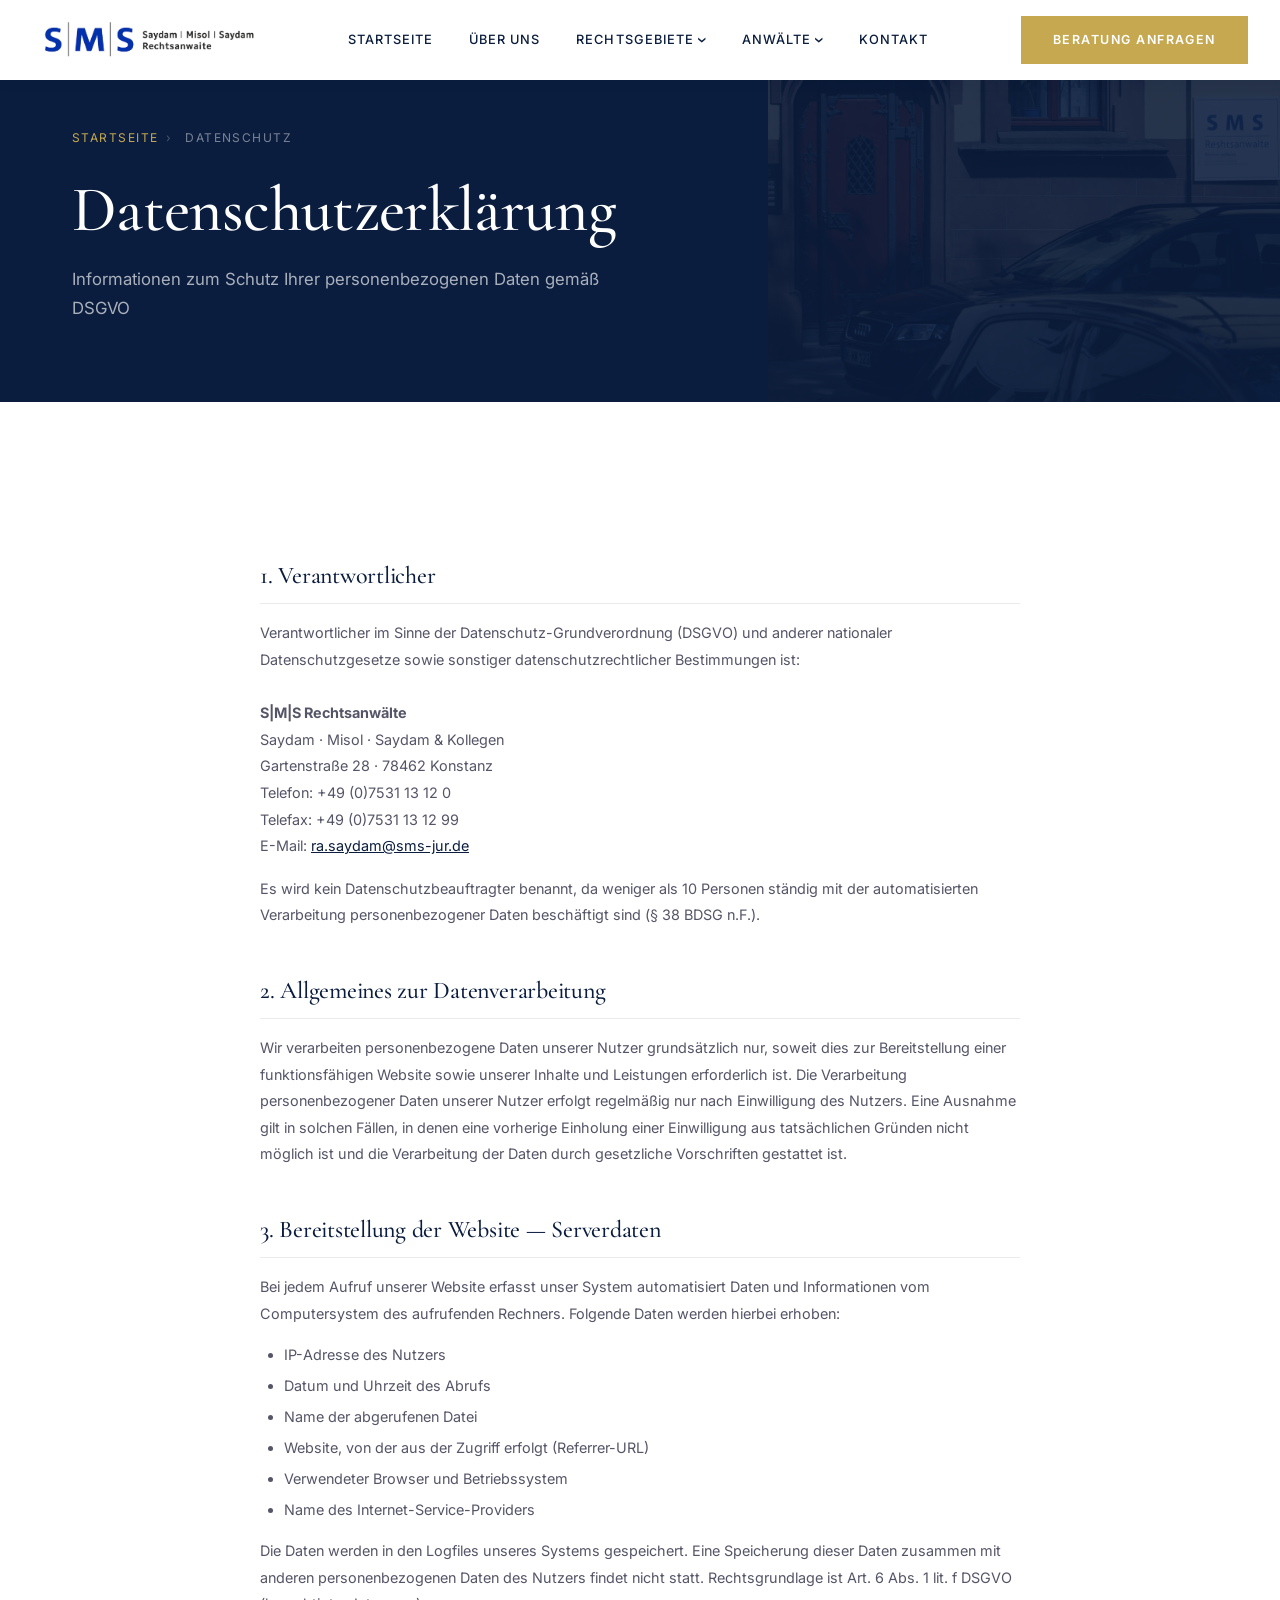
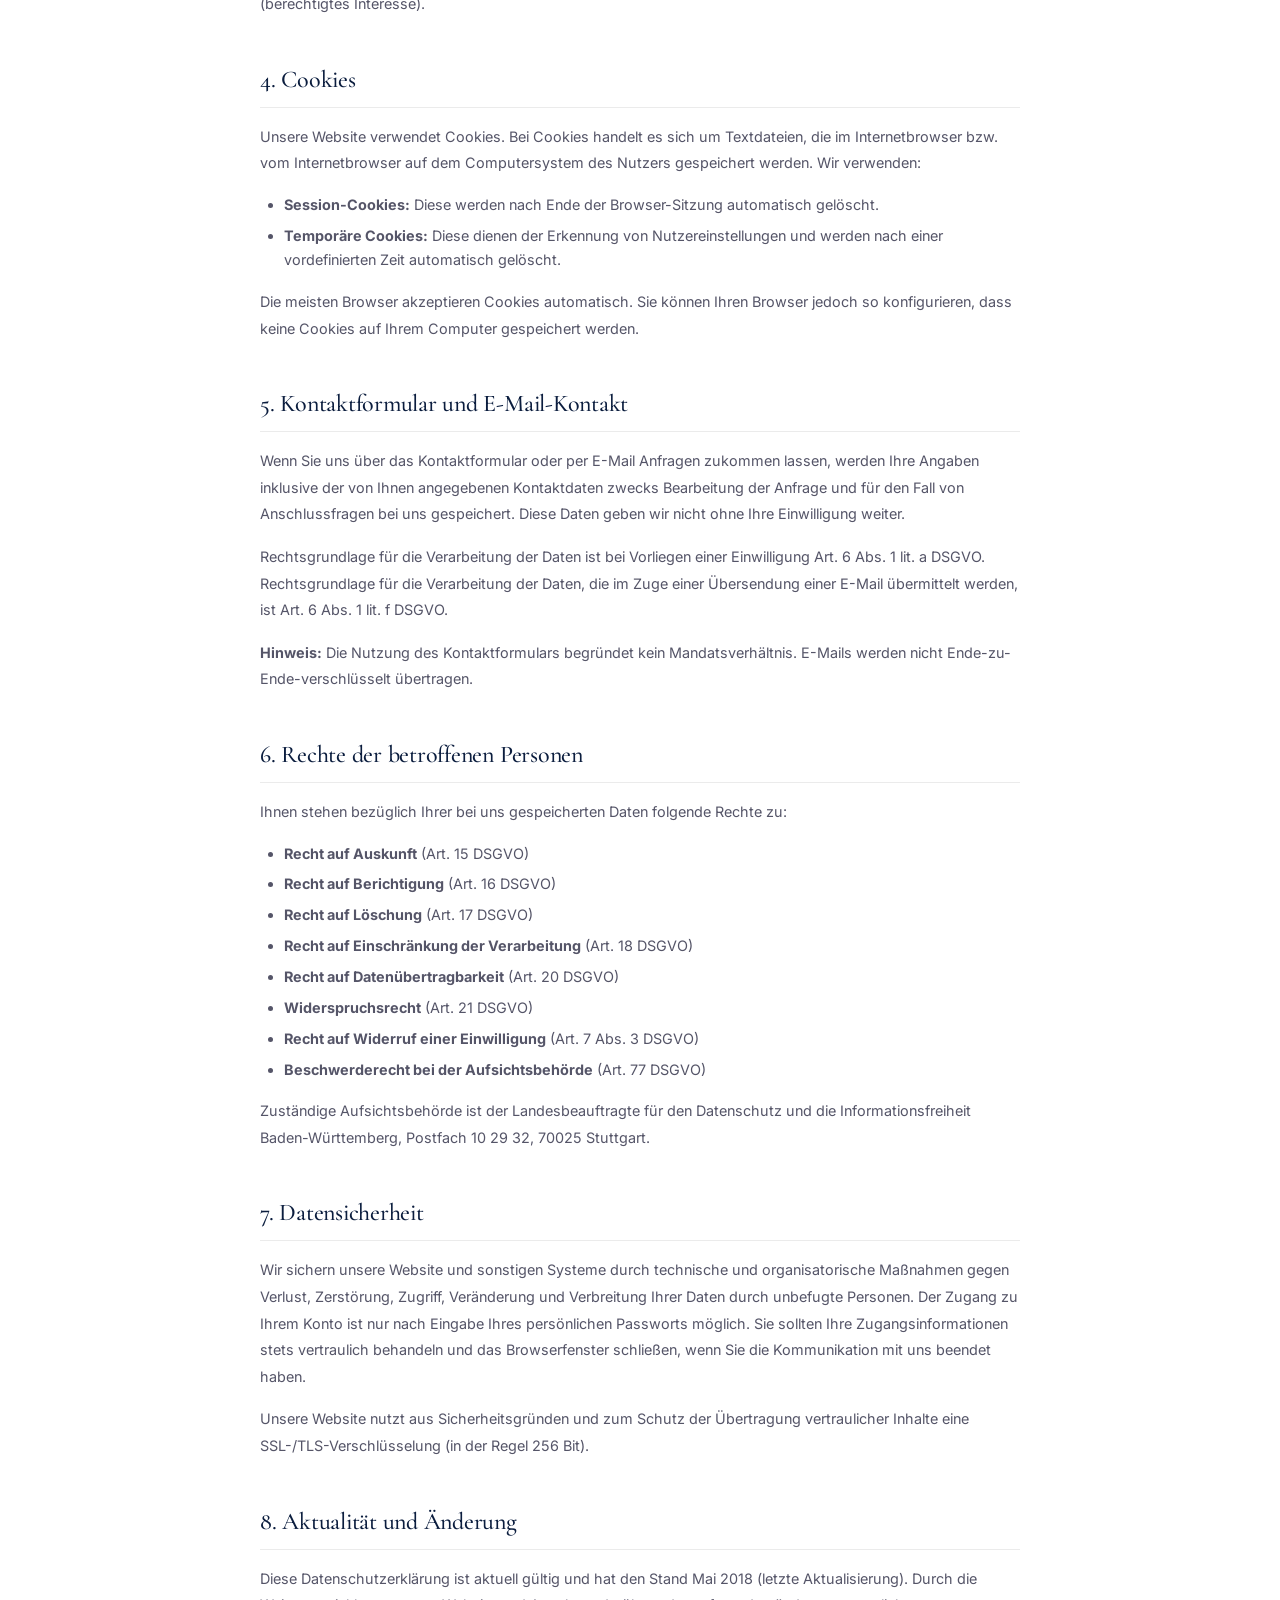
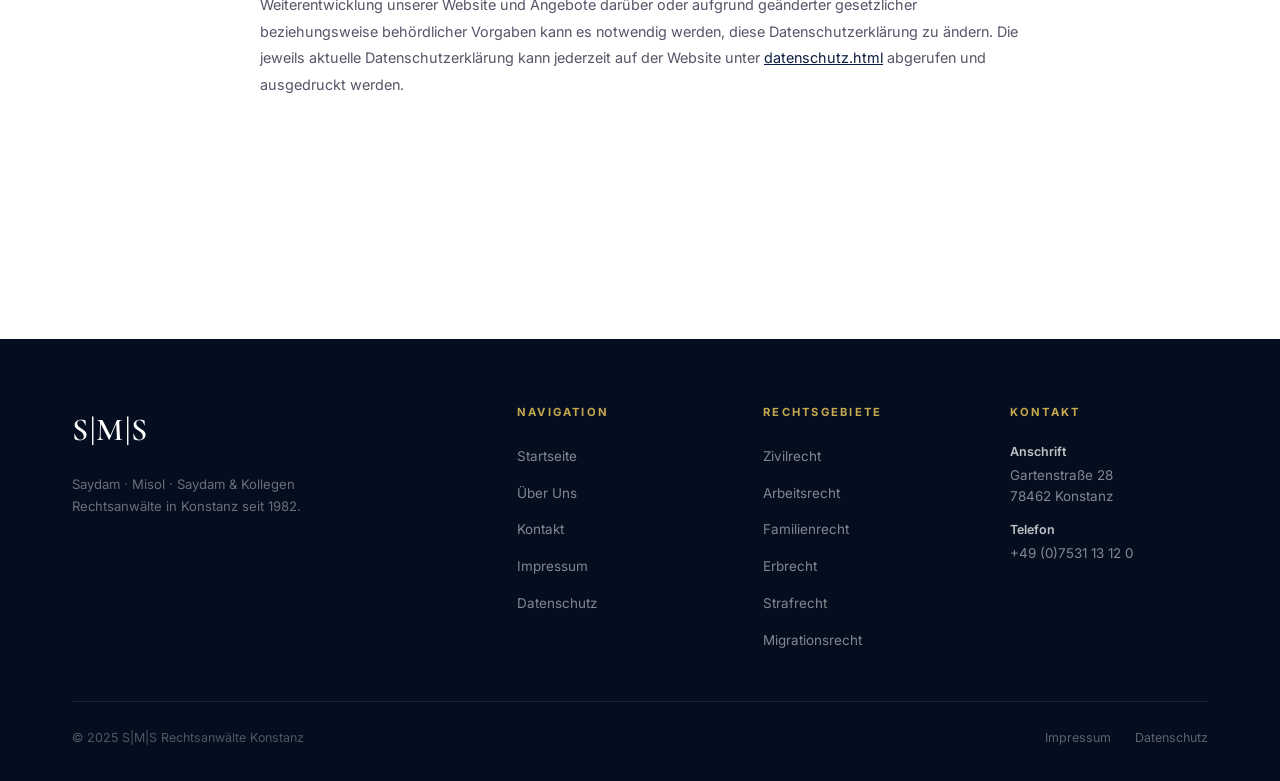
<file: datenschutz.html>
<!DOCTYPE html>
<html lang="de">
<head>
  <meta charset="UTF-8">
  <meta name="viewport" content="width=device-width, initial-scale=1.0">
  <title>Datenschutzerklärung — S|M|S Rechtsanwälte Konstanz</title>
  <link rel="stylesheet" href="css/style.css">
  <link rel="stylesheet" href="https://cdnjs.cloudflare.com/ajax/libs/font-awesome/6.5.0/css/all.min.css">
</head>
<body>

  <nav class="nav nav--solid" id="mainNav">
    <div class="nav__inner">
      <a class="nav__logo" href="index.html">
        <img class="nav__logo-img" src="Logo Kanzlei.png" alt="S|M|S Logo">
        <span class="nav__logo-text">S|M|S</span>
      </a>
      <ul class="nav__menu">
        <li class="nav__item"><a class="nav__link" href="index.html">Startseite</a></li>
        <li class="nav__item"><a class="nav__link" href="ueber-uns.html">Über Uns</a></li>
        <li class="nav__item">
          <a class="nav__link nav__link--has-dropdown" href="#">Rechtsgebiete</a>
          <div class="nav__dropdown">
            <a class="nav__dropdown-link" href="rechtsgebiete/zivilrecht.html">Zivilrecht</a>
            <a class="nav__dropdown-link" href="rechtsgebiete/arbeitsrecht.html">Arbeitsrecht</a>
            <a class="nav__dropdown-link" href="rechtsgebiete/familienrecht.html">Familienrecht</a>
            <a class="nav__dropdown-link" href="rechtsgebiete/erbrecht.html">Erbrecht</a>
            <a class="nav__dropdown-link" href="rechtsgebiete/strafrecht.html">Strafrecht</a>
            <a class="nav__dropdown-link" href="rechtsgebiete/migrationsrecht.html">Migrationsrecht</a>
          </div>
        </li>
        <li class="nav__item">
          <a class="nav__link nav__link--has-dropdown" href="#">Anwälte</a>
          <div class="nav__dropdown">
            <a class="nav__dropdown-link" href="anwaelte/misol.html">Harald Misol</a>
            <a class="nav__dropdown-link" href="anwaelte/sabiha-saydam.html">Sabiha Saydam</a>
            <a class="nav__dropdown-link" href="anwaelte/salih-saydam.html">Salih Saydam</a>
          </div>
        </li>
        <li class="nav__item"><a class="nav__link" href="kontakt.html">Kontakt</a></li>
      </ul>
      <a class="nav__cta btn" href="kontakt.html">Beratung anfragen</a>
      <button class="nav__hamburger" id="hamburger" aria-label="Menü öffnen"><span></span><span></span><span></span></button>
    </div>
  </nav>
  <div class="nav__mobile" id="mobileMenu">
    <a class="nav__mobile-link" href="index.html">Startseite</a>
    <a class="nav__mobile-link" href="ueber-uns.html">Über Uns</a>
    <a class="nav__mobile-link" href="kontakt.html">Kontakt</a>
    <a class="nav__mobile-link" href="impressum.html">Impressum</a>
    <a class="nav__mobile-link" href="datenschutz.html">Datenschutz</a>
  </div>

  <header class="page-header">
    <div class="container page-header__content">
      <div class="page-header__breadcrumb">
        <a href="index.html">Startseite</a><span>›</span> Datenschutz
      </div>
      <h1>Datenschutzerklärung</h1>
      <p class="page-header__lead">Informationen zum Schutz Ihrer personenbezogenen Daten gemäß DSGVO</p>
    </div>
  </header>

  <section style="padding: 5rem 0 7rem;">
    <div class="container">
      <div class="simple-page" style="max-width:760px;">

        <h2>1. Verantwortlicher</h2>
        <p>
          Verantwortlicher im Sinne der Datenschutz-Grundverordnung (DSGVO) und anderer nationaler Datenschutzgesetze sowie sonstiger datenschutzrechtlicher Bestimmungen ist:<br><br>
          <strong>S|M|S Rechtsanwälte</strong><br>
          Saydam · Misol · Saydam & Kollegen<br>
          Gartenstraße 28 · 78462 Konstanz<br>
          Telefon: +49 (0)7531 13 12 0<br>
          Telefax: +49 (0)7531 13 12 99<br>
          E-Mail: <a href="mailto:ra.saydam@sms-jur.de">ra.saydam@sms-jur.de</a>
        </p>
        <p>
          Es wird kein Datenschutzbeauftragter benannt, da weniger als 10 Personen ständig mit der automatisierten Verarbeitung personenbezogener Daten beschäftigt sind (§ 38 BDSG n.F.).
        </p>

        <h2>2. Allgemeines zur Datenverarbeitung</h2>
        <p>
          Wir verarbeiten personenbezogene Daten unserer Nutzer grundsätzlich nur, soweit dies zur Bereitstellung einer funktionsfähigen Website sowie unserer Inhalte und Leistungen erforderlich ist. Die Verarbeitung personenbezogener Daten unserer Nutzer erfolgt regelmäßig nur nach Einwilligung des Nutzers. Eine Ausnahme gilt in solchen Fällen, in denen eine vorherige Einholung einer Einwilligung aus tatsächlichen Gründen nicht möglich ist und die Verarbeitung der Daten durch gesetzliche Vorschriften gestattet ist.
        </p>

        <h2>3. Bereitstellung der Website — Serverdaten</h2>
        <p>
          Bei jedem Aufruf unserer Website erfasst unser System automatisiert Daten und Informationen vom Computersystem des aufrufenden Rechners. Folgende Daten werden hierbei erhoben:
        </p>
        <ul>
          <li>IP-Adresse des Nutzers</li>
          <li>Datum und Uhrzeit des Abrufs</li>
          <li>Name der abgerufenen Datei</li>
          <li>Website, von der aus der Zugriff erfolgt (Referrer-URL)</li>
          <li>Verwendeter Browser und Betriebssystem</li>
          <li>Name des Internet-Service-Providers</li>
        </ul>
        <p>
          Die Daten werden in den Logfiles unseres Systems gespeichert. Eine Speicherung dieser Daten zusammen mit anderen personenbezogenen Daten des Nutzers findet nicht statt. Rechtsgrundlage ist Art. 6 Abs. 1 lit. f DSGVO (berechtigtes Interesse).
        </p>

        <h2>4. Cookies</h2>
        <p>
          Unsere Website verwendet Cookies. Bei Cookies handelt es sich um Textdateien, die im Internetbrowser bzw. vom Internetbrowser auf dem Computersystem des Nutzers gespeichert werden. Wir verwenden:
        </p>
        <ul>
          <li><strong>Session-Cookies:</strong> Diese werden nach Ende der Browser-Sitzung automatisch gelöscht.</li>
          <li><strong>Temporäre Cookies:</strong> Diese dienen der Erkennung von Nutzereinstellungen und werden nach einer vordefinierten Zeit automatisch gelöscht.</li>
        </ul>
        <p>
          Die meisten Browser akzeptieren Cookies automatisch. Sie können Ihren Browser jedoch so konfigurieren, dass keine Cookies auf Ihrem Computer gespeichert werden.
        </p>

        <h2>5. Kontaktformular und E-Mail-Kontakt</h2>
        <p>
          Wenn Sie uns über das Kontaktformular oder per E-Mail Anfragen zukommen lassen, werden Ihre Angaben inklusive der von Ihnen angegebenen Kontaktdaten zwecks Bearbeitung der Anfrage und für den Fall von Anschlussfragen bei uns gespeichert. Diese Daten geben wir nicht ohne Ihre Einwilligung weiter.
        </p>
        <p>
          Rechtsgrundlage für die Verarbeitung der Daten ist bei Vorliegen einer Einwilligung Art. 6 Abs. 1 lit. a DSGVO. Rechtsgrundlage für die Verarbeitung der Daten, die im Zuge einer Übersendung einer E-Mail übermittelt werden, ist Art. 6 Abs. 1 lit. f DSGVO.
        </p>
        <p>
          <strong>Hinweis:</strong> Die Nutzung des Kontaktformulars begründet kein Mandatsverhältnis. E-Mails werden nicht Ende-zu-Ende-verschlüsselt übertragen.
        </p>

        <h2>6. Rechte der betroffenen Personen</h2>
        <p>Ihnen stehen bezüglich Ihrer bei uns gespeicherten Daten folgende Rechte zu:</p>
        <ul>
          <li><strong>Recht auf Auskunft</strong> (Art. 15 DSGVO)</li>
          <li><strong>Recht auf Berichtigung</strong> (Art. 16 DSGVO)</li>
          <li><strong>Recht auf Löschung</strong> (Art. 17 DSGVO)</li>
          <li><strong>Recht auf Einschränkung der Verarbeitung</strong> (Art. 18 DSGVO)</li>
          <li><strong>Recht auf Datenübertragbarkeit</strong> (Art. 20 DSGVO)</li>
          <li><strong>Widerspruchsrecht</strong> (Art. 21 DSGVO)</li>
          <li><strong>Recht auf Widerruf einer Einwilligung</strong> (Art. 7 Abs. 3 DSGVO)</li>
          <li><strong>Beschwerderecht bei der Aufsichtsbehörde</strong> (Art. 77 DSGVO)</li>
        </ul>
        <p>
          Zuständige Aufsichtsbehörde ist der Landesbeauftragte für den Datenschutz und die Informationsfreiheit Baden-Württemberg, Postfach 10 29 32, 70025 Stuttgart.
        </p>

        <h2>7. Datensicherheit</h2>
        <p>
          Wir sichern unsere Website und sonstigen Systeme durch technische und organisatorische Maßnahmen gegen Verlust, Zerstörung, Zugriff, Veränderung und Verbreitung Ihrer Daten durch unbefugte Personen. Der Zugang zu Ihrem Konto ist nur nach Eingabe Ihres persönlichen Passworts möglich. Sie sollten Ihre Zugangsinformationen stets vertraulich behandeln und das Browserfenster schließen, wenn Sie die Kommunikation mit uns beendet haben.
        </p>
        <p>
          Unsere Website nutzt aus Sicherheitsgründen und zum Schutz der Übertragung vertraulicher Inhalte eine SSL-/TLS-Verschlüsselung (in der Regel 256 Bit).
        </p>

        <h2>8. Aktualität und Änderung</h2>
        <p>
          Diese Datenschutzerklärung ist aktuell gültig und hat den Stand Mai 2018 (letzte Aktualisierung). Durch die Weiterentwicklung unserer Website und Angebote darüber oder aufgrund geänderter gesetzlicher beziehungsweise behördlicher Vorgaben kann es notwendig werden, diese Datenschutzerklärung zu ändern. Die jeweils aktuelle Datenschutzerklärung kann jederzeit auf der Website unter <a href="datenschutz.html">datenschutz.html</a> abgerufen und ausgedruckt werden.
        </p>

      </div>
    </div>
  </section>

  <footer class="footer">
    <div class="container">
      <div class="footer__grid">
        <div>
          <span class="footer__logo">S|M|S</span>
          <p class="footer__tagline">Saydam · Misol · Saydam & Kollegen<br>Rechtsanwälte in Konstanz seit 1982.</p>
        </div>
        <div>
          <div class="footer__col-title">Navigation</div>
          <ul class="footer__links">
            <li><a class="footer__link" href="index.html">Startseite</a></li>
            <li><a class="footer__link" href="ueber-uns.html">Über Uns</a></li>
            <li><a class="footer__link" href="kontakt.html">Kontakt</a></li>
            <li><a class="footer__link" href="impressum.html">Impressum</a></li>
            <li><a class="footer__link" href="datenschutz.html">Datenschutz</a></li>
          </ul>
        </div>
        <div>
          <div class="footer__col-title">Rechtsgebiete</div>
          <ul class="footer__links">
            <li><a class="footer__link" href="rechtsgebiete/zivilrecht.html">Zivilrecht</a></li>
            <li><a class="footer__link" href="rechtsgebiete/arbeitsrecht.html">Arbeitsrecht</a></li>
            <li><a class="footer__link" href="rechtsgebiete/familienrecht.html">Familienrecht</a></li>
            <li><a class="footer__link" href="rechtsgebiete/erbrecht.html">Erbrecht</a></li>
            <li><a class="footer__link" href="rechtsgebiete/strafrecht.html">Strafrecht</a></li>
            <li><a class="footer__link" href="rechtsgebiete/migrationsrecht.html">Migrationsrecht</a></li>
          </ul>
        </div>
        <div>
          <div class="footer__col-title">Kontakt</div>
          <div class="footer__contact-item"><strong>Anschrift</strong>Gartenstraße 28<br>78462 Konstanz</div>
          <div class="footer__contact-item"><strong>Telefon</strong><a href="tel:+4975311312" style="color:inherit;">+49 (0)7531 13 12 0</a></div>
        </div>
      </div>
      <div class="footer__bottom">
        <p class="footer__copy">&copy; 2025 S|M|S Rechtsanwälte Konstanz</p>
        <div class="footer__legal-links">
          <a href="impressum.html">Impressum</a>
          <a href="datenschutz.html">Datenschutz</a>
        </div>
      </div>
    </div>
  </footer>

  <script src="js/main.js"></script>
</body>
</html>
</file>
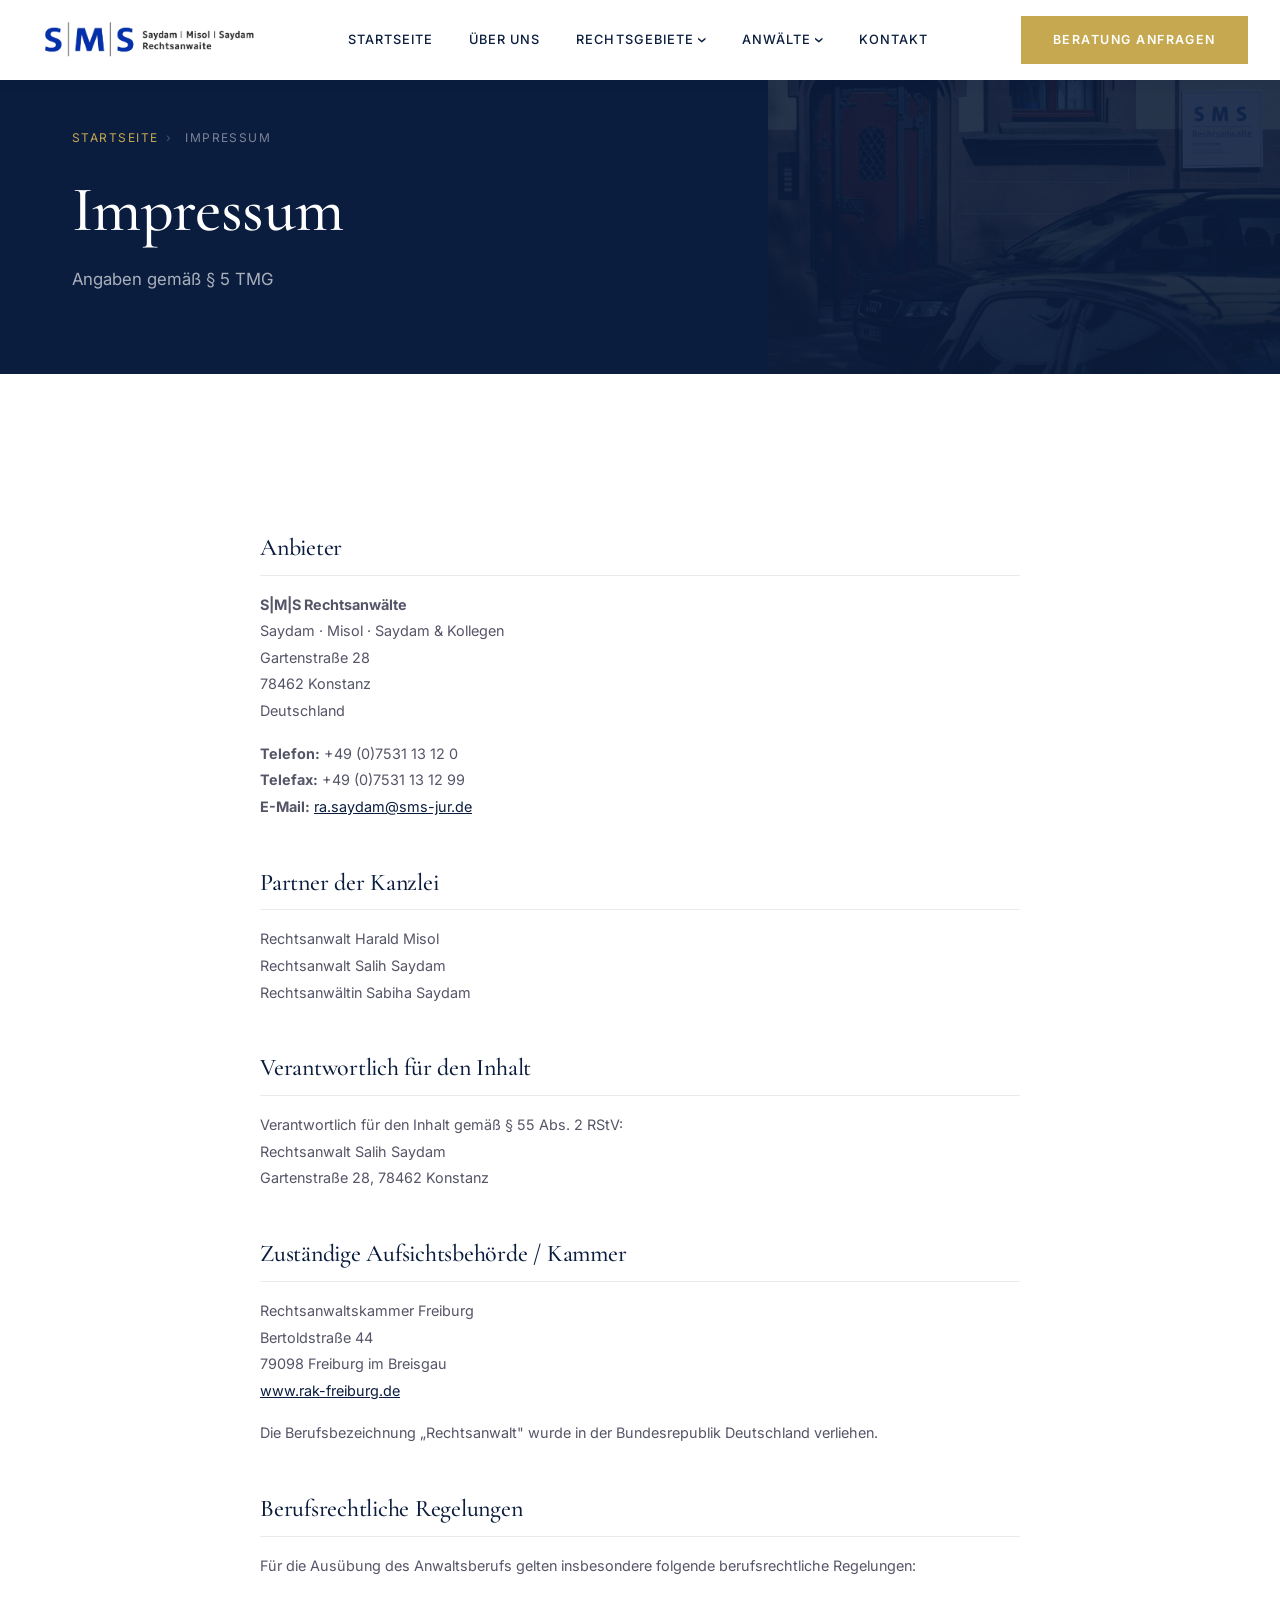
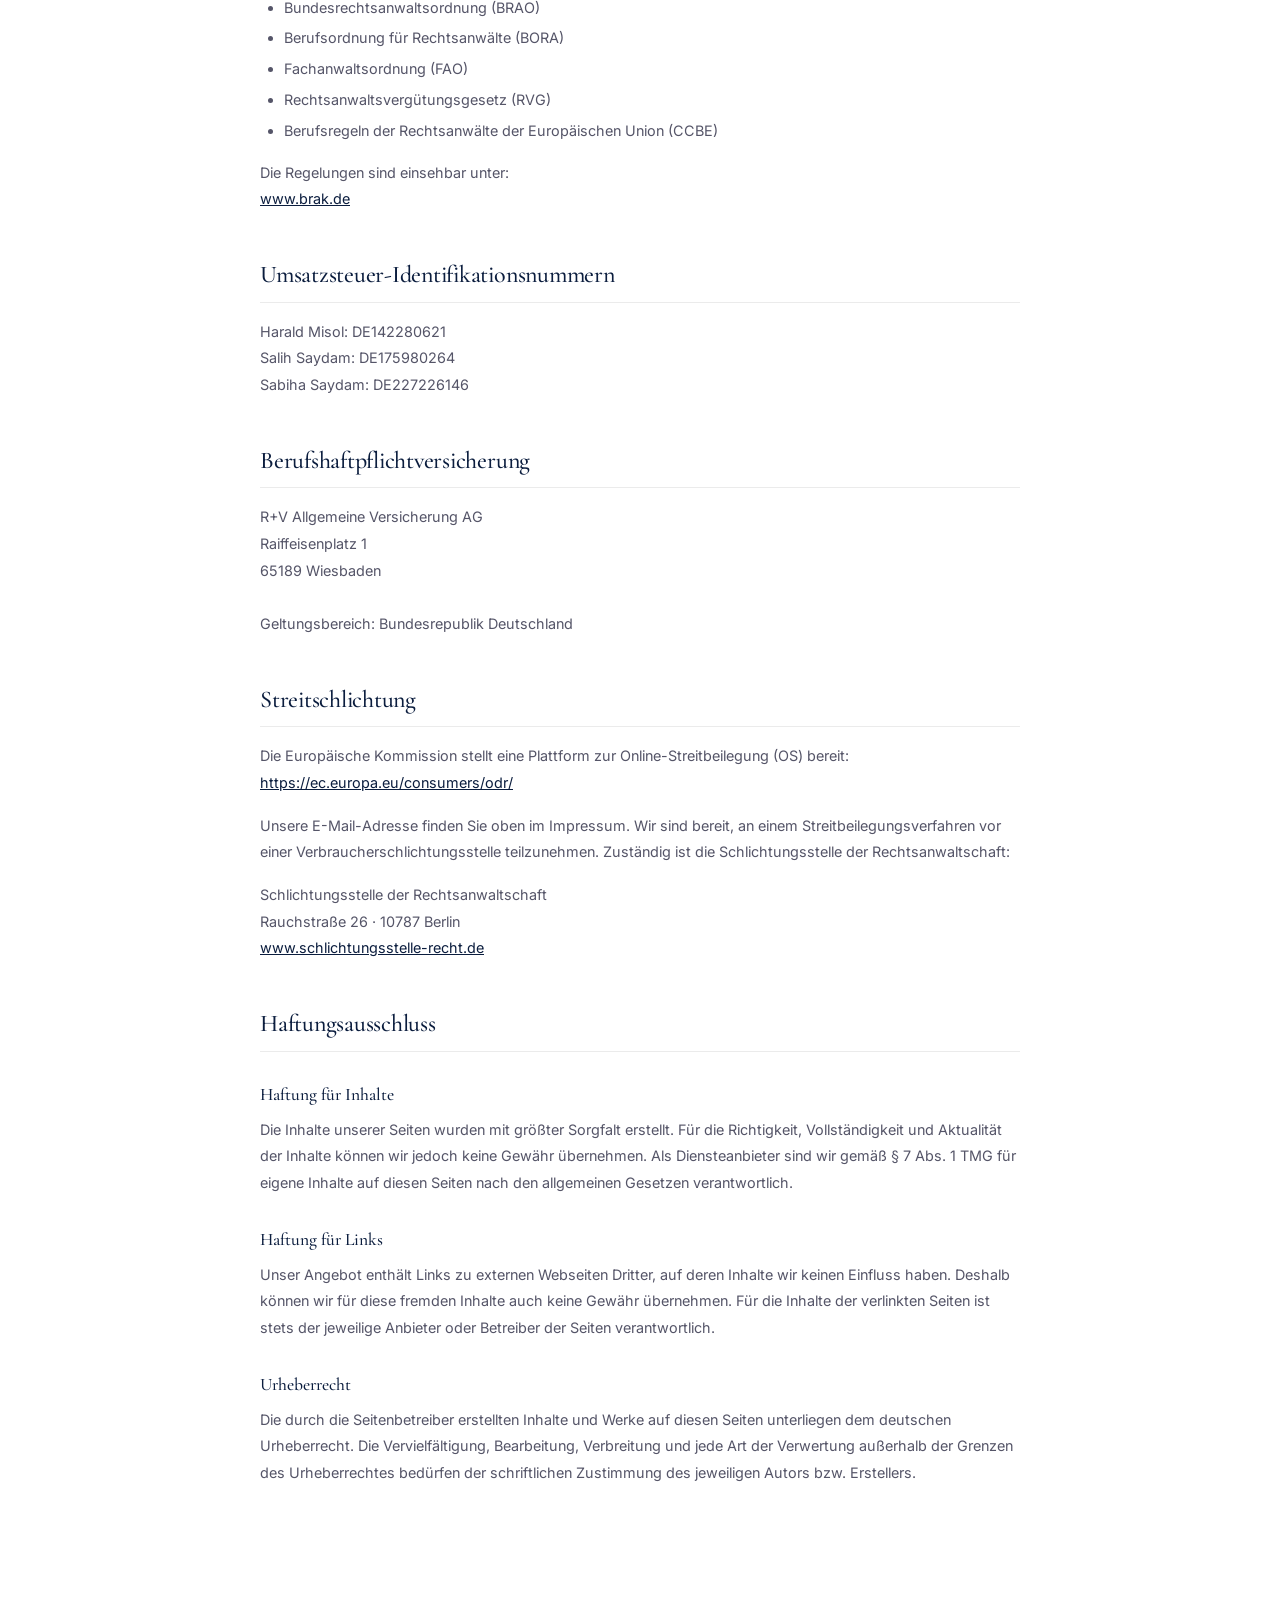
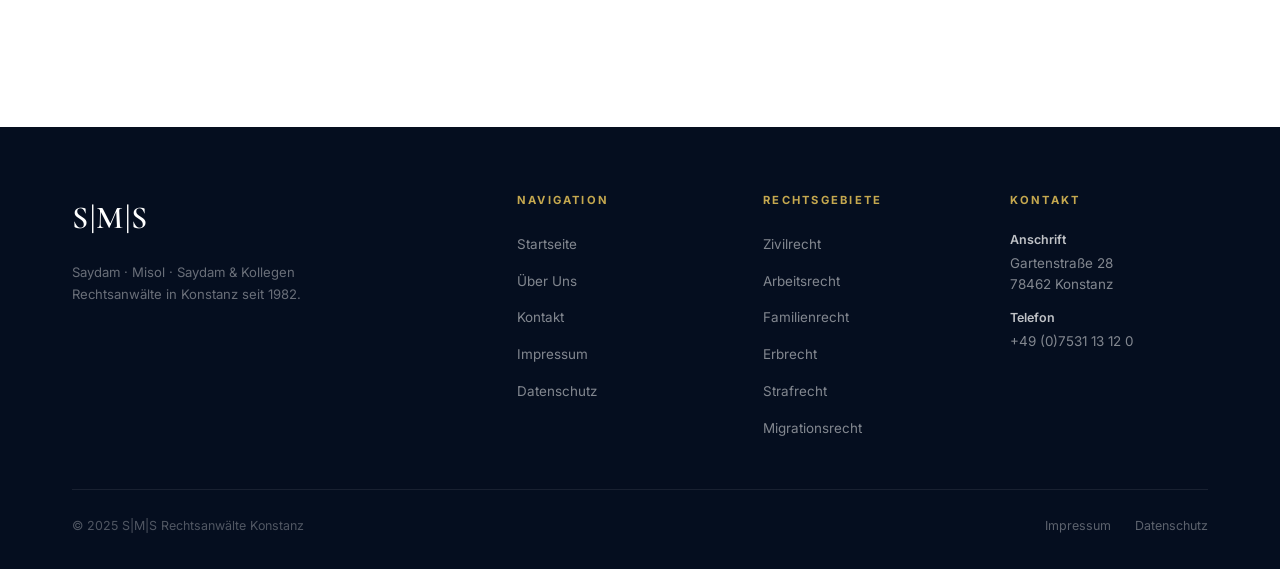
<file: impressum.html>
<!DOCTYPE html>
<html lang="de">
<head>
  <meta charset="UTF-8">
  <meta name="viewport" content="width=device-width, initial-scale=1.0">
  <title>Impressum — S|M|S Rechtsanwälte Konstanz</title>
  <link rel="stylesheet" href="css/style.css">
  <link rel="stylesheet" href="https://cdnjs.cloudflare.com/ajax/libs/font-awesome/6.5.0/css/all.min.css">
</head>
<body>

  <nav class="nav nav--solid" id="mainNav">
    <div class="nav__inner">
      <a class="nav__logo" href="index.html">
        <img class="nav__logo-img" src="Logo Kanzlei.png" alt="S|M|S Logo">
        <span class="nav__logo-text">S|M|S</span>
      </a>
      <ul class="nav__menu">
        <li class="nav__item"><a class="nav__link" href="index.html">Startseite</a></li>
        <li class="nav__item"><a class="nav__link" href="ueber-uns.html">Über Uns</a></li>
        <li class="nav__item">
          <a class="nav__link nav__link--has-dropdown" href="#">Rechtsgebiete</a>
          <div class="nav__dropdown">
            <a class="nav__dropdown-link" href="rechtsgebiete/zivilrecht.html">Zivilrecht</a>
            <a class="nav__dropdown-link" href="rechtsgebiete/arbeitsrecht.html">Arbeitsrecht</a>
            <a class="nav__dropdown-link" href="rechtsgebiete/familienrecht.html">Familienrecht</a>
            <a class="nav__dropdown-link" href="rechtsgebiete/erbrecht.html">Erbrecht</a>
            <a class="nav__dropdown-link" href="rechtsgebiete/strafrecht.html">Strafrecht</a>
            <a class="nav__dropdown-link" href="rechtsgebiete/migrationsrecht.html">Migrationsrecht</a>
          </div>
        </li>
        <li class="nav__item">
          <a class="nav__link nav__link--has-dropdown" href="#">Anwälte</a>
          <div class="nav__dropdown">
            <a class="nav__dropdown-link" href="anwaelte/misol.html">Harald Misol</a>
            <a class="nav__dropdown-link" href="anwaelte/sabiha-saydam.html">Sabiha Saydam</a>
            <a class="nav__dropdown-link" href="anwaelte/salih-saydam.html">Salih Saydam</a>
          </div>
        </li>
        <li class="nav__item"><a class="nav__link" href="kontakt.html">Kontakt</a></li>
      </ul>
      <a class="nav__cta btn" href="kontakt.html">Beratung anfragen</a>
      <button class="nav__hamburger" id="hamburger" aria-label="Menü öffnen"><span></span><span></span><span></span></button>
    </div>
  </nav>
  <div class="nav__mobile" id="mobileMenu">
    <a class="nav__mobile-link" href="index.html">Startseite</a>
    <a class="nav__mobile-link" href="ueber-uns.html">Über Uns</a>
    <a class="nav__mobile-link" href="kontakt.html">Kontakt</a>
    <a class="nav__mobile-link" href="impressum.html">Impressum</a>
    <a class="nav__mobile-link" href="datenschutz.html">Datenschutz</a>
  </div>

  <header class="page-header">
    <div class="container page-header__content">
      <div class="page-header__breadcrumb">
        <a href="index.html">Startseite</a><span>›</span> Impressum
      </div>
      <h1>Impressum</h1>
      <p class="page-header__lead">Angaben gemäß § 5 TMG</p>
    </div>
  </header>

  <section style="padding: 5rem 0 7rem;">
    <div class="container">
      <div class="simple-page" style="max-width:760px;">

        <h2>Anbieter</h2>
        <p>
          <strong>S|M|S Rechtsanwälte</strong><br>
          Saydam · Misol · Saydam & Kollegen<br>
          Gartenstraße 28<br>
          78462 Konstanz<br>
          Deutschland
        </p>
        <p>
          <strong>Telefon:</strong> +49 (0)7531 13 12 0<br>
          <strong>Telefax:</strong> +49 (0)7531 13 12 99<br>
          <strong>E-Mail:</strong> <a href="mailto:ra.saydam@sms-jur.de">ra.saydam@sms-jur.de</a>
        </p>

        <h2>Partner der Kanzlei</h2>
        <p>
          Rechtsanwalt Harald Misol<br>
          Rechtsanwalt Salih Saydam<br>
          Rechtsanwältin Sabiha Saydam
        </p>

        <h2>Verantwortlich für den Inhalt</h2>
        <p>Verantwortlich für den Inhalt gemäß § 55 Abs. 2 RStV:<br>
        Rechtsanwalt Salih Saydam<br>
        Gartenstraße 28, 78462 Konstanz</p>

        <h2>Zuständige Aufsichtsbehörde / Kammer</h2>
        <p>
          Rechtsanwaltskammer Freiburg<br>
          Bertoldstraße 44<br>
          79098 Freiburg im Breisgau<br>
          <a href="https://www.rak-freiburg.de" target="_blank" rel="noopener">www.rak-freiburg.de</a>
        </p>
        <p>Die Berufsbezeichnung „Rechtsanwalt" wurde in der Bundesrepublik Deutschland verliehen.</p>

        <h2>Berufsrechtliche Regelungen</h2>
        <p>Für die Ausübung des Anwaltsberufs gelten insbesondere folgende berufsrechtliche Regelungen:</p>
        <ul>
          <li>Bundesrechtsanwaltsordnung (BRAO)</li>
          <li>Berufsordnung für Rechtsanwälte (BORA)</li>
          <li>Fachanwaltsordnung (FAO)</li>
          <li>Rechtsanwaltsvergütungsgesetz (RVG)</li>
          <li>Berufsregeln der Rechtsanwälte der Europäischen Union (CCBE)</li>
        </ul>
        <p>
          Die Regelungen sind einsehbar unter:<br>
          <a href="https://www.brak.de" target="_blank" rel="noopener">www.brak.de</a>
        </p>

        <h2>Umsatzsteuer-Identifikationsnummern</h2>
        <p>
          Harald Misol: DE142280621<br>
          Salih Saydam: DE175980264<br>
          Sabiha Saydam: DE227226146
        </p>

        <h2>Berufshaftpflichtversicherung</h2>
        <p>
          R+V Allgemeine Versicherung AG<br>
          Raiffeisenplatz 1<br>
          65189 Wiesbaden<br><br>
          Geltungsbereich: Bundesrepublik Deutschland
        </p>

        <h2>Streitschlichtung</h2>
        <p>
          Die Europäische Kommission stellt eine Plattform zur Online-Streitbeilegung (OS) bereit:
          <a href="https://ec.europa.eu/consumers/odr/" target="_blank" rel="noopener">https://ec.europa.eu/consumers/odr/</a>
        </p>
        <p>
          Unsere E-Mail-Adresse finden Sie oben im Impressum. Wir sind bereit, an einem Streitbeilegungsverfahren vor einer Verbraucherschlichtungsstelle teilzunehmen. Zuständig ist die Schlichtungsstelle der Rechtsanwaltschaft:
        </p>
        <p>
          Schlichtungsstelle der Rechtsanwaltschaft<br>
          Rauchstraße 26 · 10787 Berlin<br>
          <a href="https://www.schlichtungsstelle-recht.de" target="_blank" rel="noopener">www.schlichtungsstelle-recht.de</a>
        </p>

        <h2>Haftungsausschluss</h2>
        <h3>Haftung für Inhalte</h3>
        <p>
          Die Inhalte unserer Seiten wurden mit größter Sorgfalt erstellt. Für die Richtigkeit, Vollständigkeit und Aktualität der Inhalte können wir jedoch keine Gewähr übernehmen. Als Diensteanbieter sind wir gemäß § 7 Abs. 1 TMG für eigene Inhalte auf diesen Seiten nach den allgemeinen Gesetzen verantwortlich.
        </p>
        <h3>Haftung für Links</h3>
        <p>
          Unser Angebot enthält Links zu externen Webseiten Dritter, auf deren Inhalte wir keinen Einfluss haben. Deshalb können wir für diese fremden Inhalte auch keine Gewähr übernehmen. Für die Inhalte der verlinkten Seiten ist stets der jeweilige Anbieter oder Betreiber der Seiten verantwortlich.
        </p>
        <h3>Urheberrecht</h3>
        <p>
          Die durch die Seitenbetreiber erstellten Inhalte und Werke auf diesen Seiten unterliegen dem deutschen Urheberrecht. Die Vervielfältigung, Bearbeitung, Verbreitung und jede Art der Verwertung außerhalb der Grenzen des Urheberrechtes bedürfen der schriftlichen Zustimmung des jeweiligen Autors bzw. Erstellers.
        </p>

      </div>
    </div>
  </section>

  <footer class="footer">
    <div class="container">
      <div class="footer__grid">
        <div>
          <span class="footer__logo">S|M|S</span>
          <p class="footer__tagline">Saydam · Misol · Saydam & Kollegen<br>Rechtsanwälte in Konstanz seit 1982.</p>
        </div>
        <div>
          <div class="footer__col-title">Navigation</div>
          <ul class="footer__links">
            <li><a class="footer__link" href="index.html">Startseite</a></li>
            <li><a class="footer__link" href="ueber-uns.html">Über Uns</a></li>
            <li><a class="footer__link" href="kontakt.html">Kontakt</a></li>
            <li><a class="footer__link" href="impressum.html">Impressum</a></li>
            <li><a class="footer__link" href="datenschutz.html">Datenschutz</a></li>
          </ul>
        </div>
        <div>
          <div class="footer__col-title">Rechtsgebiete</div>
          <ul class="footer__links">
            <li><a class="footer__link" href="rechtsgebiete/zivilrecht.html">Zivilrecht</a></li>
            <li><a class="footer__link" href="rechtsgebiete/arbeitsrecht.html">Arbeitsrecht</a></li>
            <li><a class="footer__link" href="rechtsgebiete/familienrecht.html">Familienrecht</a></li>
            <li><a class="footer__link" href="rechtsgebiete/erbrecht.html">Erbrecht</a></li>
            <li><a class="footer__link" href="rechtsgebiete/strafrecht.html">Strafrecht</a></li>
            <li><a class="footer__link" href="rechtsgebiete/migrationsrecht.html">Migrationsrecht</a></li>
          </ul>
        </div>
        <div>
          <div class="footer__col-title">Kontakt</div>
          <div class="footer__contact-item"><strong>Anschrift</strong>Gartenstraße 28<br>78462 Konstanz</div>
          <div class="footer__contact-item"><strong>Telefon</strong><a href="tel:+4975311312" style="color:inherit;">+49 (0)7531 13 12 0</a></div>
        </div>
      </div>
      <div class="footer__bottom">
        <p class="footer__copy">&copy; 2025 S|M|S Rechtsanwälte Konstanz</p>
        <div class="footer__legal-links">
          <a href="impressum.html">Impressum</a>
          <a href="datenschutz.html">Datenschutz</a>
        </div>
      </div>
    </div>
  </footer>

  <script src="js/main.js"></script>
</body>
</html>
</file>
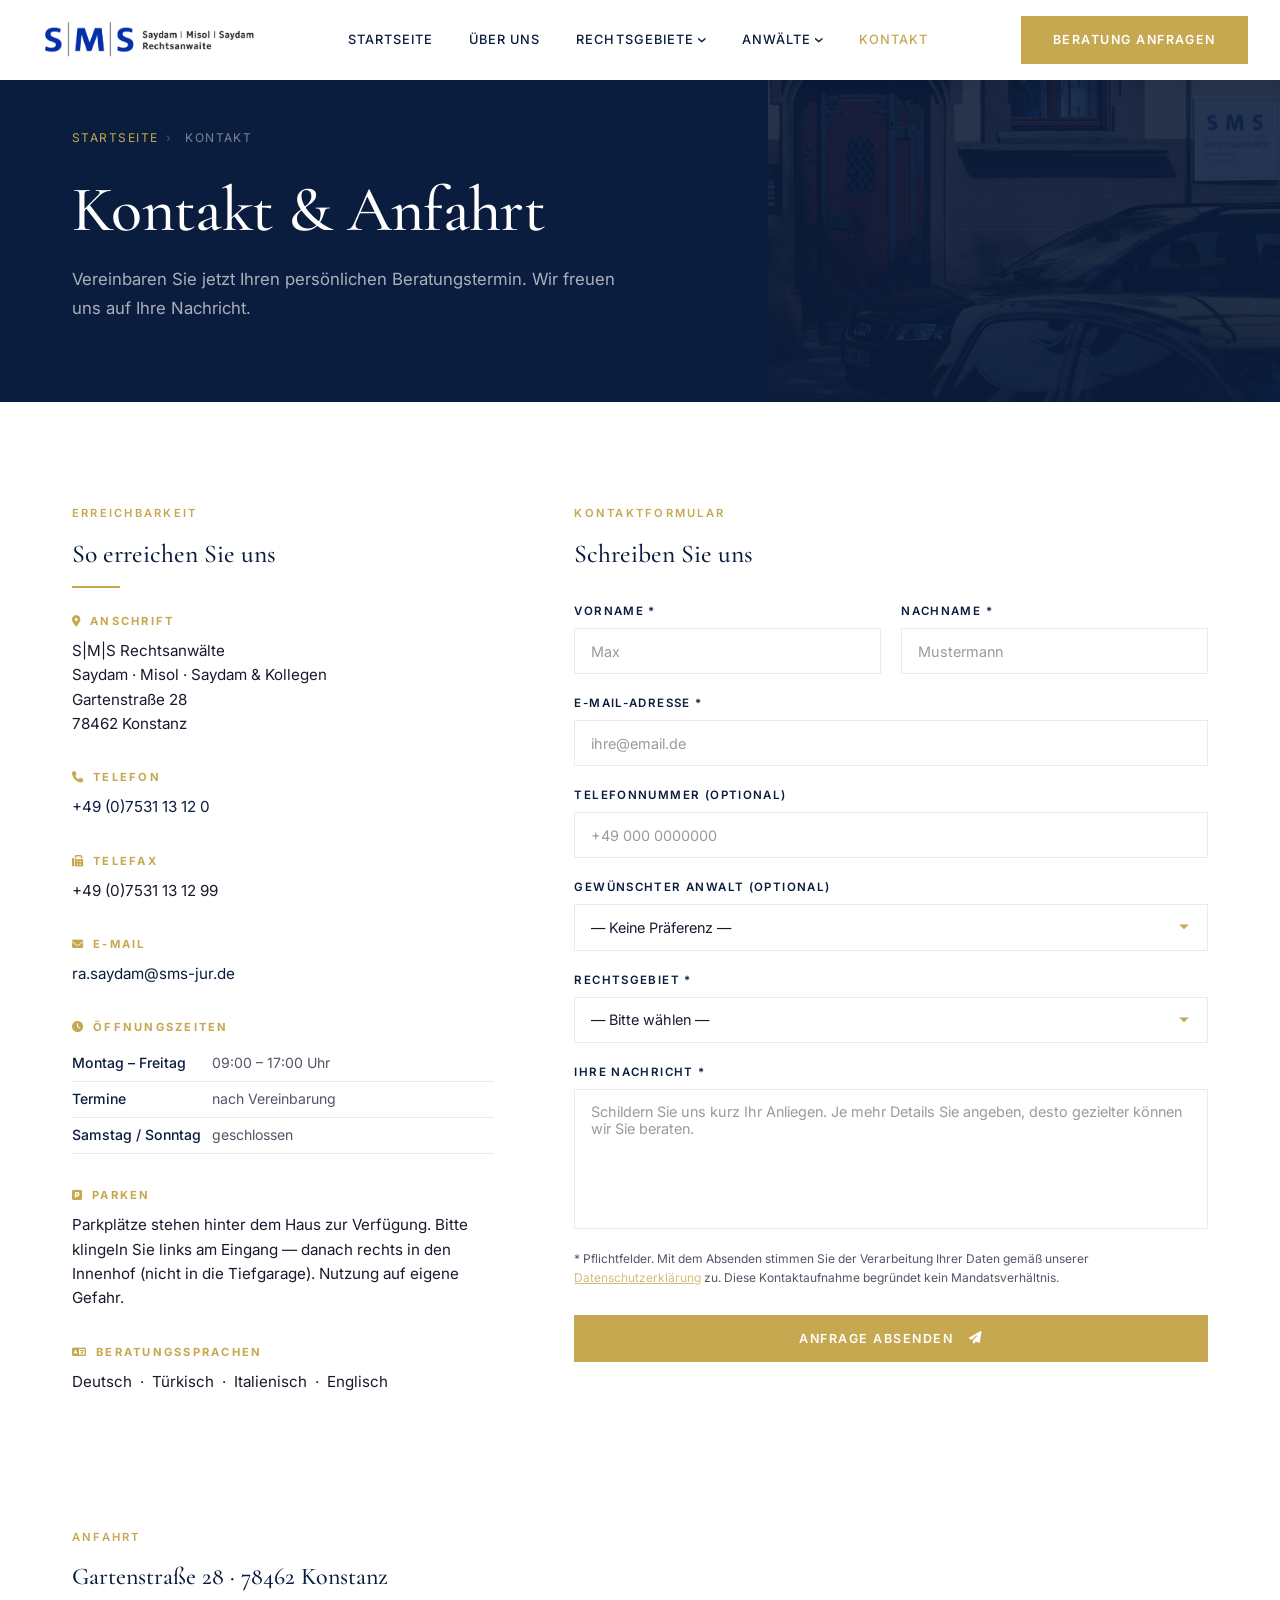
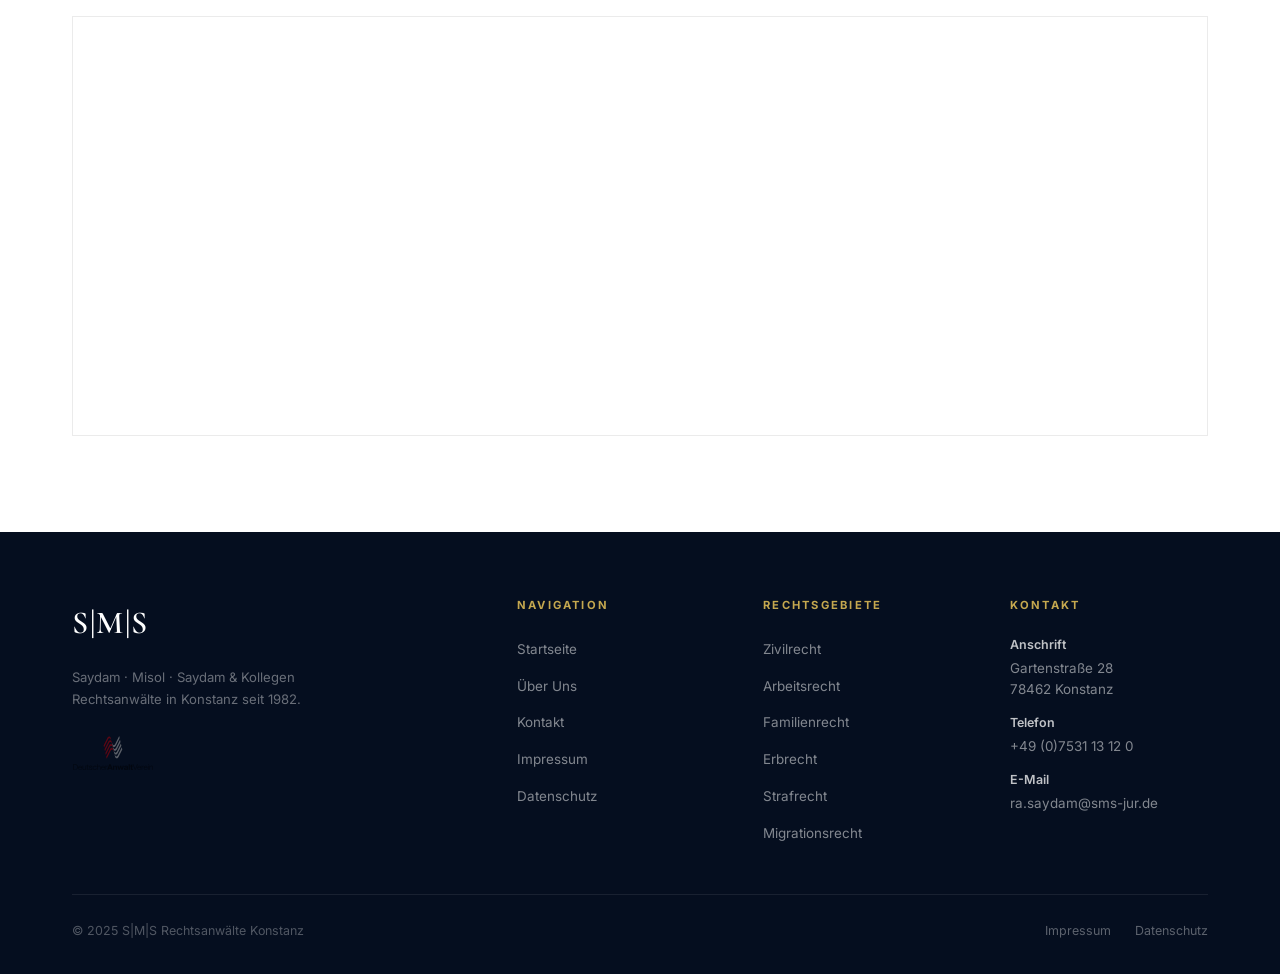
<file: kontakt.html>
<!DOCTYPE html>
<html lang="de">
<head>
  <meta charset="UTF-8">
  <meta name="viewport" content="width=device-width, initial-scale=1.0">
  <meta name="description" content="Kontakt zu S|M|S Rechtsanwälte Konstanz — Gartenstraße 28, 78462 Konstanz. Telefon: +49 7531 13120. Jetzt Beratungstermin anfragen.">
  <title>Kontakt — S|M|S Rechtsanwälte Konstanz</title>
  <link rel="stylesheet" href="css/style.css">
  <link rel="stylesheet" href="https://cdnjs.cloudflare.com/ajax/libs/font-awesome/6.5.0/css/all.min.css">
</head>
<body>

  <!-- Navigation -->
  <nav class="nav nav--solid" id="mainNav">
    <div class="nav__inner">
      <a class="nav__logo" href="index.html">
        <img class="nav__logo-img" src="Logo Kanzlei.png" alt="S|M|S Logo">
        <span class="nav__logo-text">S|M|S</span>
      </a>
      <ul class="nav__menu">
        <li class="nav__item"><a class="nav__link" href="index.html">Startseite</a></li>
        <li class="nav__item"><a class="nav__link" href="ueber-uns.html">Über Uns</a></li>
        <li class="nav__item">
          <a class="nav__link nav__link--has-dropdown" href="#">Rechtsgebiete</a>
          <div class="nav__dropdown">
            <a class="nav__dropdown-link" href="rechtsgebiete/zivilrecht.html">Zivilrecht</a>
            <a class="nav__dropdown-link" href="rechtsgebiete/arbeitsrecht.html">Arbeitsrecht</a>
            <a class="nav__dropdown-link" href="rechtsgebiete/familienrecht.html">Familienrecht</a>
            <a class="nav__dropdown-link" href="rechtsgebiete/erbrecht.html">Erbrecht</a>
            <a class="nav__dropdown-link" href="rechtsgebiete/strafrecht.html">Strafrecht</a>
            <a class="nav__dropdown-link" href="rechtsgebiete/migrationsrecht.html">Migrationsrecht</a>
          </div>
        </li>
        <li class="nav__item">
          <a class="nav__link nav__link--has-dropdown" href="#">Anwälte</a>
          <div class="nav__dropdown">
            <a class="nav__dropdown-link" href="anwaelte/misol.html">Harald Misol</a>
            <a class="nav__dropdown-link" href="anwaelte/sabiha-saydam.html">Sabiha Saydam</a>
            <a class="nav__dropdown-link" href="anwaelte/salih-saydam.html">Salih Saydam</a>
          </div>
        </li>
        <li class="nav__item"><a class="nav__link active" href="kontakt.html">Kontakt</a></li>
      </ul>
      <a class="nav__cta btn" href="kontakt.html">Beratung anfragen</a>
      <button class="nav__hamburger" id="hamburger" aria-label="Menü öffnen">
        <span></span><span></span><span></span>
      </button>
    </div>
  </nav>
  <div class="nav__mobile" id="mobileMenu">
    <a class="nav__mobile-link" href="index.html">Startseite</a>
    <a class="nav__mobile-link" href="ueber-uns.html">Über Uns</a>
    <div class="nav__mobile-sublabel">Rechtsgebiete</div>
    <a class="nav__mobile-link" href="rechtsgebiete/zivilrecht.html">— Zivilrecht</a>
    <a class="nav__mobile-link" href="rechtsgebiete/arbeitsrecht.html">— Arbeitsrecht</a>
    <a class="nav__mobile-link" href="rechtsgebiete/familienrecht.html">— Familienrecht</a>
    <a class="nav__mobile-link" href="rechtsgebiete/erbrecht.html">— Erbrecht</a>
    <a class="nav__mobile-link" href="rechtsgebiete/strafrecht.html">— Strafrecht</a>
    <a class="nav__mobile-link" href="rechtsgebiete/migrationsrecht.html">— Migrationsrecht</a>
    <div class="nav__mobile-sublabel">Anwälte</div>
    <a class="nav__mobile-link" href="anwaelte/misol.html">— Harald Misol</a>
    <a class="nav__mobile-link" href="anwaelte/sabiha-saydam.html">— Sabiha Saydam</a>
    <a class="nav__mobile-link" href="anwaelte/salih-saydam.html">— Salih Saydam</a>
    <a class="nav__mobile-link active" href="kontakt.html">Kontakt</a>
  </div>

  <!-- Page Header -->
  <header class="page-header">
    <div class="container page-header__content">
      <div class="page-header__breadcrumb">
        <a href="index.html">Startseite</a><span>›</span> Kontakt
      </div>
      <h1>Kontakt & Anfahrt</h1>
      <p class="page-header__lead">
        Vereinbaren Sie jetzt Ihren persönlichen Beratungstermin. Wir freuen uns auf Ihre Nachricht.
      </p>
    </div>
  </header>


  <!-- ═══════════════════════════════════════════
       CONTACT MAIN
  ════════════════════════════════════════════ -->
  <section class="contact-page">
    <div class="container">
      <div class="contact-page__grid">

        <!-- Contact Info -->
        <div class="reveal-left">
          <span class="section-label">Erreichbarkeit</span>
          <h3 class="section-heading" style="font-size:1.6rem;">So erreichen Sie uns</h3>

          <div class="contact-info-block">
            <div class="contact-info-block__label"><i class="fa-solid fa-location-dot" style="margin-right:0.5rem;"></i>Anschrift</div>
            <div class="contact-info-block__value">
              S|M|S Rechtsanwälte<br>
              Saydam · Misol · Saydam & Kollegen<br>
              Gartenstraße 28<br>
              78462 Konstanz
            </div>
          </div>

          <div class="contact-info-block">
            <div class="contact-info-block__label"><i class="fa-solid fa-phone" style="margin-right:0.5rem;"></i>Telefon</div>
            <div class="contact-info-block__value">
              <a href="tel:+4975311312">+49 (0)7531 13 12 0</a>
            </div>
          </div>

          <div class="contact-info-block">
            <div class="contact-info-block__label"><i class="fa-solid fa-fax" style="margin-right:0.5rem;"></i>Telefax</div>
            <div class="contact-info-block__value">+49 (0)7531 13 12 99</div>
          </div>

          <div class="contact-info-block">
            <div class="contact-info-block__label"><i class="fa-solid fa-envelope" style="margin-right:0.5rem;"></i>E-Mail</div>
            <div class="contact-info-block__value">
              <a href="mailto:ra.saydam@sms-jur.de">ra.saydam@sms-jur.de</a>
            </div>
          </div>

          <div class="contact-info-block">
            <div class="contact-info-block__label"><i class="fa-solid fa-clock" style="margin-right:0.5rem;"></i>Öffnungszeiten</div>
            <div class="contact-info-block__value">
              <table class="hours-table">
                <tr>
                  <td>Montag – Freitag</td>
                  <td>09:00 – 17:00 Uhr</td>
                </tr>
                <tr>
                  <td>Termine</td>
                  <td>nach Vereinbarung</td>
                </tr>
                <tr>
                  <td>Samstag / Sonntag</td>
                  <td>geschlossen</td>
                </tr>
              </table>
            </div>
          </div>

          <div class="contact-info-block">
            <div class="contact-info-block__label"><i class="fa-solid fa-square-parking" style="margin-right:0.5rem;"></i>Parken</div>
            <div class="contact-info-block__value">
              Parkplätze stehen hinter dem Haus zur Verfügung. Bitte klingeln Sie links am Eingang — danach rechts in den Innenhof (nicht in die Tiefgarage). Nutzung auf eigene Gefahr.
            </div>
          </div>

          <div class="contact-info-block">
            <div class="contact-info-block__label"><i class="fa-solid fa-language" style="margin-right:0.5rem;"></i>Beratungssprachen</div>
            <div class="contact-info-block__value">Deutsch &nbsp;·&nbsp; Türkisch &nbsp;·&nbsp; Italienisch &nbsp;·&nbsp; Englisch</div>
          </div>
        </div>

        <!-- Contact Form -->
        <div class="reveal-right">
          <span class="section-label">Kontaktformular</span>
          <h3 style="font-family:var(--font-serif); font-size:1.6rem; color:var(--navy); margin-bottom:2rem;">Schreiben Sie uns</h3>

          <form class="contact-form contact-form--light" action="#" method="post" novalidate>
            <div class="form-row">
              <div class="form-group">
                <label for="vorname">Vorname *</label>
                <input type="text" id="vorname" name="vorname" placeholder="Max" required>
              </div>
              <div class="form-group">
                <label for="nachname">Nachname *</label>
                <input type="text" id="nachname" name="nachname" placeholder="Mustermann" required>
              </div>
            </div>

            <div class="form-group">
              <label for="email">E-Mail-Adresse *</label>
              <input type="email" id="email" name="email" placeholder="ihre@email.de" required>
            </div>

            <div class="form-group">
              <label for="telefon">Telefonnummer (optional)</label>
              <input type="tel" id="telefon" name="telefon" placeholder="+49 000 0000000">
            </div>

            <div class="form-group">
              <label for="anwalt">Gewünschter Anwalt (optional)</label>
              <select id="anwalt" name="anwalt">
                <option value="">— Keine Präferenz —</option>
                <option value="misol">Harald Misol</option>
                <option value="s-saydam">Sabiha Saydam</option>
                <option value="sal-saydam">Salih Saydam</option>
              </select>
            </div>

            <div class="form-group">
              <label for="rechtsgebiet">Rechtsgebiet *</label>
              <select id="rechtsgebiet" name="rechtsgebiet" required>
                <option value="">— Bitte wählen —</option>
                <option value="zivilrecht">Zivilrecht</option>
                <option value="arbeitsrecht">Arbeitsrecht</option>
                <option value="familienrecht">Familienrecht</option>
                <option value="erbrecht">Erbrecht</option>
                <option value="strafrecht">Straf- & Verkehrsrecht</option>
                <option value="migrationsrecht">Migrationsrecht</option>
                <option value="sonstiges">Sonstiges</option>
              </select>
            </div>

            <div class="form-group">
              <label for="nachricht">Ihre Nachricht *</label>
              <textarea id="nachricht" name="nachricht" placeholder="Schildern Sie uns kurz Ihr Anliegen. Je mehr Details Sie angeben, desto gezielter können wir Sie beraten." required></textarea>
            </div>

            <p class="form-legal" style="color:var(--text-light);">
              * Pflichtfelder. Mit dem Absenden stimmen Sie der Verarbeitung Ihrer Daten gemäß unserer <a href="datenschutz.html">Datenschutzerklärung</a> zu. Diese Kontaktaufnahme begründet kein Mandatsverhältnis.
            </p>

            <button type="submit" class="btn btn--primary w-100" style="justify-content:center; padding:1rem 2rem; margin-top:0.5rem;">
              Anfrage absenden <i class="fa-solid fa-paper-plane" style="margin-left:0.5rem;"></i>
            </button>
          </form>
        </div>
      </div>
    </div>
  </section>


  <!-- ═══════════════════════════════════════════
       GOOGLE MAPS
  ════════════════════════════════════════════ -->
  <section class="map-section">
    <div class="container">
      <span class="section-label">Anfahrt</span>
      <h3 style="font-family:var(--font-serif); font-size:1.5rem; color:var(--navy); margin-bottom:1.5rem;">Gartenstraße 28 · 78462 Konstanz</h3>
      <div class="map-wrap reveal">
        <iframe
          src="https://www.google.com/maps/embed?pb=!1m18!1m12!1m3!1d2697.4562!2d9.1721!3d47.6612!2m3!1f0!2f0!3f0!3m2!1i1024!2i768!4f13.1!3m3!1m2!1s0x479a6c5d6b0b3f3b%3A0x1234!2sGartenstra%C3%9Fe+28%2C+78462+Konstanz!5e0!3m2!1sde!2sde!4v1710000000000"
          allowfullscreen=""
          loading="lazy"
          referrerpolicy="no-referrer-when-downgrade"
          title="Standort S|M|S Rechtsanwälte Konstanz">
        </iframe>
      </div>
    </div>
  </section>


  <!-- Footer -->
  <footer class="footer">
    <div class="container">
      <div class="footer__grid">
        <div>
          <span class="footer__logo">S|M|S</span>
          <p class="footer__tagline">Saydam · Misol · Saydam & Kollegen<br>Rechtsanwälte in Konstanz seit 1982.</p>
          <img src="Deutscher_Anwaltverein_logo (1).svg" alt="DAV" style="height:36px; opacity:0.5; margin-top:0.5rem;">
        </div>
        <div>
          <div class="footer__col-title">Navigation</div>
          <ul class="footer__links">
            <li><a class="footer__link" href="index.html">Startseite</a></li>
            <li><a class="footer__link" href="ueber-uns.html">Über Uns</a></li>
            <li><a class="footer__link" href="kontakt.html">Kontakt</a></li>
            <li><a class="footer__link" href="impressum.html">Impressum</a></li>
            <li><a class="footer__link" href="datenschutz.html">Datenschutz</a></li>
          </ul>
        </div>
        <div>
          <div class="footer__col-title">Rechtsgebiete</div>
          <ul class="footer__links">
            <li><a class="footer__link" href="rechtsgebiete/zivilrecht.html">Zivilrecht</a></li>
            <li><a class="footer__link" href="rechtsgebiete/arbeitsrecht.html">Arbeitsrecht</a></li>
            <li><a class="footer__link" href="rechtsgebiete/familienrecht.html">Familienrecht</a></li>
            <li><a class="footer__link" href="rechtsgebiete/erbrecht.html">Erbrecht</a></li>
            <li><a class="footer__link" href="rechtsgebiete/strafrecht.html">Strafrecht</a></li>
            <li><a class="footer__link" href="rechtsgebiete/migrationsrecht.html">Migrationsrecht</a></li>
          </ul>
        </div>
        <div>
          <div class="footer__col-title">Kontakt</div>
          <div class="footer__contact-item"><strong>Anschrift</strong>Gartenstraße 28<br>78462 Konstanz</div>
          <div class="footer__contact-item"><strong>Telefon</strong><a href="tel:+4975311312" style="color:inherit;">+49 (0)7531 13 12 0</a></div>
          <div class="footer__contact-item"><strong>E-Mail</strong><a href="mailto:ra.saydam@sms-jur.de" style="color:inherit;">ra.saydam@sms-jur.de</a></div>
        </div>
      </div>
      <div class="footer__bottom">
        <p class="footer__copy">&copy; 2025 S|M|S Rechtsanwälte Konstanz</p>
        <div class="footer__legal-links">
          <a href="impressum.html">Impressum</a>
          <a href="datenschutz.html">Datenschutz</a>
        </div>
      </div>
    </div>
  </footer>

  <script src="js/main.js"></script>
</body>
</html>
</file>
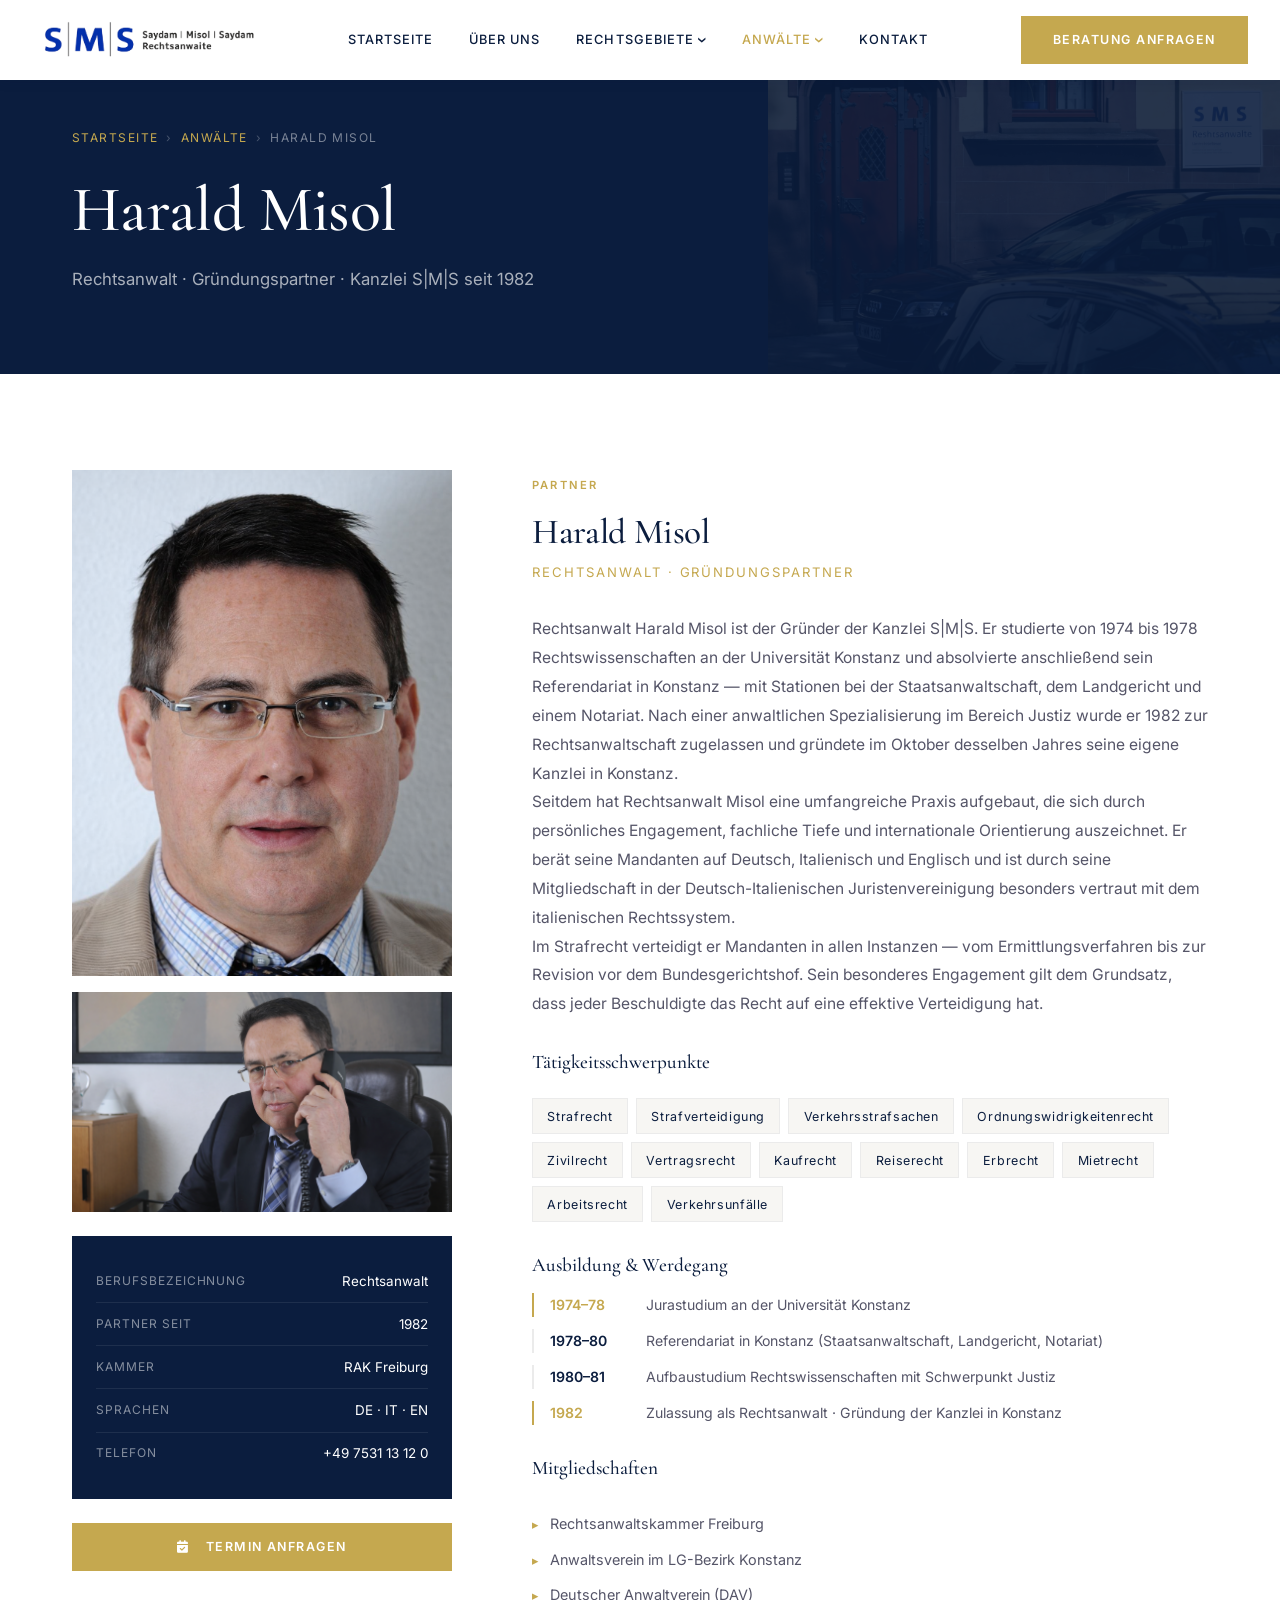
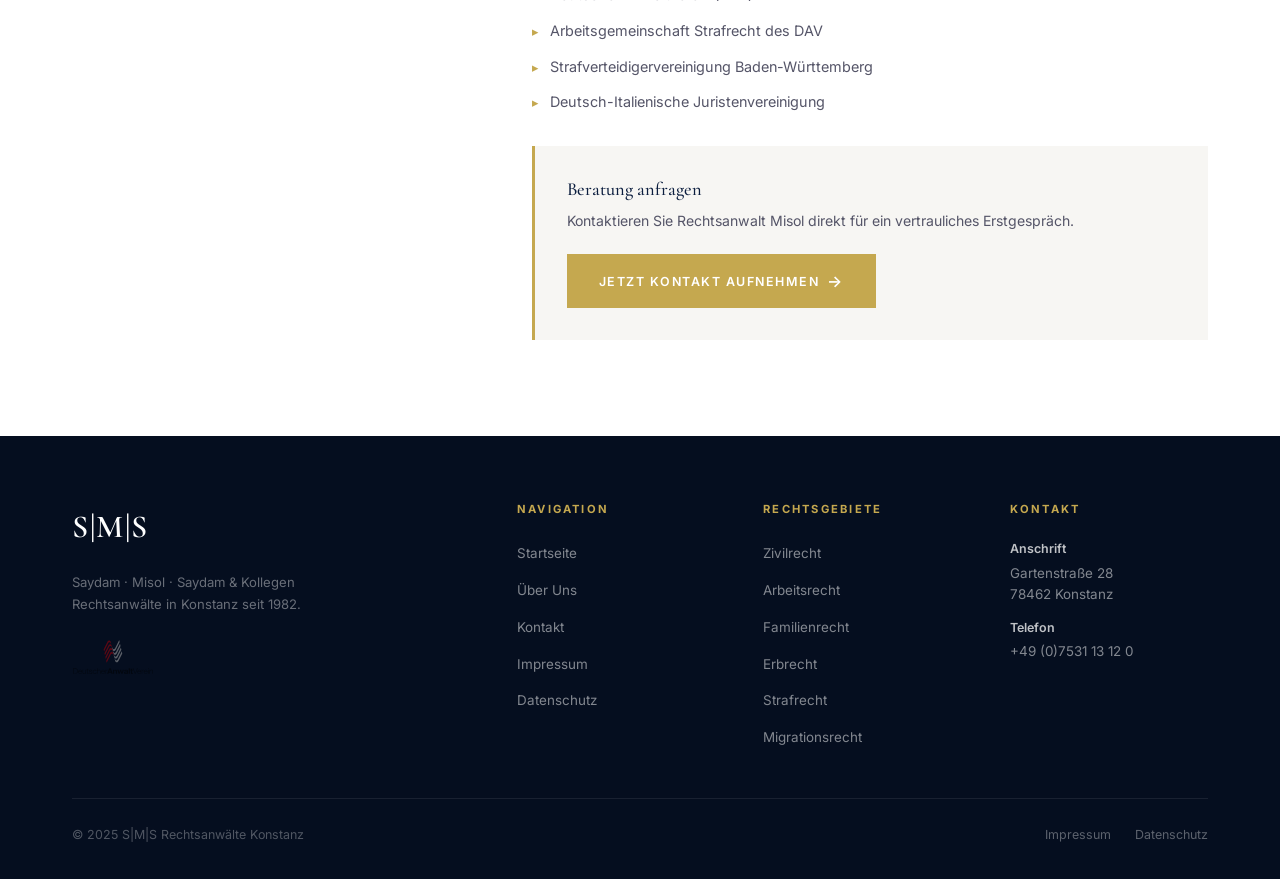
<file: anwaelte/misol.html>
<!DOCTYPE html>
<html lang="de">
<head>
  <meta charset="UTF-8">
  <meta name="viewport" content="width=device-width, initial-scale=1.0">
  <meta name="description" content="Rechtsanwalt Harald Misol — Kanzlei S|M|S Konstanz. Gründungspartner seit 1982. Strafrecht, Zivilrecht, Verkehrsrecht, Erbrecht.">
  <title>Harald Misol — S|M|S Rechtsanwälte Konstanz</title>
  <link rel="stylesheet" href="../css/style.css">
  <link rel="stylesheet" href="https://cdnjs.cloudflare.com/ajax/libs/font-awesome/6.5.0/css/all.min.css">
</head>
<body>

  <nav class="nav nav--solid" id="mainNav">
    <div class="nav__inner">
      <a class="nav__logo" href="../index.html"><img class="nav__logo-img" src="../Logo Kanzlei.png" alt="S|M|S Logo"><span class="nav__logo-text">S|M|S</span></a>
      <ul class="nav__menu">
        <li class="nav__item"><a class="nav__link" href="../index.html">Startseite</a></li>
        <li class="nav__item"><a class="nav__link" href="../ueber-uns.html">Über Uns</a></li>
        <li class="nav__item">
          <a class="nav__link nav__link--has-dropdown" href="#">Rechtsgebiete</a>
          <div class="nav__dropdown">
            <a class="nav__dropdown-link" href="../rechtsgebiete/zivilrecht.html">Zivilrecht</a>
            <a class="nav__dropdown-link" href="../rechtsgebiete/arbeitsrecht.html">Arbeitsrecht</a>
            <a class="nav__dropdown-link" href="../rechtsgebiete/familienrecht.html">Familienrecht</a>
            <a class="nav__dropdown-link" href="../rechtsgebiete/erbrecht.html">Erbrecht</a>
            <a class="nav__dropdown-link" href="../rechtsgebiete/strafrecht.html">Strafrecht</a>
            <a class="nav__dropdown-link" href="../rechtsgebiete/migrationsrecht.html">Migrationsrecht</a>
          </div>
        </li>
        <li class="nav__item">
          <a class="nav__link nav__link--has-dropdown active" href="#">Anwälte</a>
          <div class="nav__dropdown">
            <a class="nav__dropdown-link" href="misol.html">Harald Misol</a>
            <a class="nav__dropdown-link" href="sabiha-saydam.html">Sabiha Saydam</a>
            <a class="nav__dropdown-link" href="salih-saydam.html">Salih Saydam</a>
          </div>
        </li>
        <li class="nav__item"><a class="nav__link" href="../kontakt.html">Kontakt</a></li>
      </ul>
      <a class="nav__cta btn" href="../kontakt.html">Beratung anfragen</a>
      <button class="nav__hamburger" id="hamburger" aria-label="Menü öffnen"><span></span><span></span><span></span></button>
    </div>
  </nav>
  <div class="nav__mobile" id="mobileMenu">
    <a class="nav__mobile-link" href="../index.html">Startseite</a>
    <a class="nav__mobile-link" href="../ueber-uns.html">Über Uns</a>
    <div class="nav__mobile-sublabel">Rechtsgebiete</div>
    <a class="nav__mobile-link" href="../rechtsgebiete/zivilrecht.html">— Zivilrecht</a>
    <a class="nav__mobile-link" href="../rechtsgebiete/strafrecht.html">— Strafrecht</a>
    <a class="nav__mobile-link" href="../rechtsgebiete/familienrecht.html">— Familienrecht</a>
    <div class="nav__mobile-sublabel">Anwälte</div>
    <a class="nav__mobile-link active" href="misol.html">— Harald Misol</a>
    <a class="nav__mobile-link" href="sabiha-saydam.html">— Sabiha Saydam</a>
    <a class="nav__mobile-link" href="salih-saydam.html">— Salih Saydam</a>
    <a class="nav__mobile-link" href="../kontakt.html">Kontakt</a>
  </div>

  <header class="page-header">
    <div class="container page-header__content">
      <div class="page-header__breadcrumb"><a href="../index.html">Startseite</a><span>›</span><a href="../index.html#anwaelte">Anwälte</a><span>›</span>Harald Misol</div>
      <h1>Harald Misol</h1>
      <p class="page-header__lead">Rechtsanwalt · Gründungspartner · Kanzlei S|M|S seit 1982</p>
    </div>
  </header>

  <section class="anwalt-detail">
    <div class="container">
      <div class="anwalt-detail__grid">

        <!-- Photo & Card -->
        <div class="anwalt-detail__photo-wrap reveal-left">
          <img
            class="anwalt-detail__photo"
            src="../ChatGPT Image 17 mar 2026, 09_47_13 p.m..png"
            alt="Rechtsanwalt Harald Misol"
          >
          <img
            src="../ChatGPT Image 17 mar 2026, 11_14_50 p.m..png"
            alt="Rechtsanwalt Harald Misol im Büro"
            style="width:100%; height:220px; object-fit:cover; object-position:center top; margin-top:1rem;"
          >
          <div class="anwalt-detail__card">
            <div class="anwalt-detail__card-item">
              <span class="anwalt-detail__card-label">Berufsbezeichnung</span>
              <span class="anwalt-detail__card-value">Rechtsanwalt</span>
            </div>
            <div class="anwalt-detail__card-item">
              <span class="anwalt-detail__card-label">Partner seit</span>
              <span class="anwalt-detail__card-value">1982</span>
            </div>
            <div class="anwalt-detail__card-item">
              <span class="anwalt-detail__card-label">Kammer</span>
              <span class="anwalt-detail__card-value">RAK Freiburg</span>
            </div>
            <div class="anwalt-detail__card-item">
              <span class="anwalt-detail__card-label">Sprachen</span>
              <span class="anwalt-detail__card-value">DE · IT · EN</span>
            </div>
            <div class="anwalt-detail__card-item">
              <span class="anwalt-detail__card-label">Telefon</span>
              <span class="anwalt-detail__card-value"><a href="tel:+4975311312" style="color:#fff;">+49 7531 13 12 0</a></span>
            </div>
          </div>
          <a class="btn btn--primary w-100 mt-3" href="../kontakt.html" style="justify-content:center;">
            <i class="fa-solid fa-calendar-check" style="margin-right:0.5rem;"></i> Termin anfragen
          </a>
        </div>

        <!-- Content -->
        <div class="reveal-right">
          <span class="section-label">Partner</span>
          <h2 style="font-family:var(--font-serif); font-size:2.2rem; color:var(--navy); margin-bottom:0.5rem;">Harald Misol</h2>
          <div class="anwalt-detail__position">Rechtsanwalt · Gründungspartner</div>

          <p>Rechtsanwalt Harald Misol ist der Gründer der Kanzlei S|M|S. Er studierte von 1974 bis 1978 Rechtswissenschaften an der Universität Konstanz und absolvierte anschließend sein Referendariat in Konstanz — mit Stationen bei der Staatsanwaltschaft, dem Landgericht und einem Notariat. Nach einer anwaltlichen Spezialisierung im Bereich Justiz wurde er 1982 zur Rechtsanwaltschaft zugelassen und gründete im Oktober desselben Jahres seine eigene Kanzlei in Konstanz.</p>

          <p>Seitdem hat Rechtsanwalt Misol eine umfangreiche Praxis aufgebaut, die sich durch persönliches Engagement, fachliche Tiefe und internationale Orientierung auszeichnet. Er berät seine Mandanten auf Deutsch, Italienisch und Englisch und ist durch seine Mitgliedschaft in der Deutsch-Italienischen Juristenvereinigung besonders vertraut mit dem italienischen Rechtssystem.</p>

          <p>Im Strafrecht verteidigt er Mandanten in allen Instanzen — vom Ermittlungsverfahren bis zur Revision vor dem Bundesgerichtshof. Sein besonderes Engagement gilt dem Grundsatz, dass jeder Beschuldigte das Recht auf eine effektive Verteidigung hat.</p>

          <h3 style="font-size:1.2rem; color:var(--navy); margin:2rem 0 1rem;">Tätigkeitsschwerpunkte</h3>
          <div class="expertise-tags">
            <span class="expertise-tag">Strafrecht</span>
            <span class="expertise-tag">Strafverteidigung</span>
            <span class="expertise-tag">Verkehrsstrafsachen</span>
            <span class="expertise-tag">Ordnungswidrigkeitenrecht</span>
            <span class="expertise-tag">Zivilrecht</span>
            <span class="expertise-tag">Vertragsrecht</span>
            <span class="expertise-tag">Kaufrecht</span>
            <span class="expertise-tag">Reiserecht</span>
            <span class="expertise-tag">Erbrecht</span>
            <span class="expertise-tag">Mietrecht</span>
            <span class="expertise-tag">Arbeitsrecht</span>
            <span class="expertise-tag">Verkehrsunfälle</span>
          </div>

          <h3 style="font-size:1.2rem; color:var(--navy); margin:2rem 0 1rem;">Ausbildung & Werdegang</h3>
          <div style="display:flex; flex-direction:column; gap:0.75rem;">
            <div style="display:flex; gap:1rem; font-size:0.88rem; border-left:2px solid var(--gold); padding-left:1rem;">
              <span style="font-weight:600; color:var(--gold); min-width:80px;">1974–78</span>
              <span style="color:var(--text-light);">Jurastudium an der Universität Konstanz</span>
            </div>
            <div style="display:flex; gap:1rem; font-size:0.88rem; border-left:2px solid var(--grey-light); padding-left:1rem;">
              <span style="font-weight:600; color:var(--navy); min-width:80px;">1978–80</span>
              <span style="color:var(--text-light);">Referendariat in Konstanz (Staatsanwaltschaft, Landgericht, Notariat)</span>
            </div>
            <div style="display:flex; gap:1rem; font-size:0.88rem; border-left:2px solid var(--grey-light); padding-left:1rem;">
              <span style="font-weight:600; color:var(--navy); min-width:80px;">1980–81</span>
              <span style="color:var(--text-light);">Aufbaustudium Rechtswissenschaften mit Schwerpunkt Justiz</span>
            </div>
            <div style="display:flex; gap:1rem; font-size:0.88rem; border-left:2px solid var(--gold); padding-left:1rem;">
              <span style="font-weight:600; color:var(--gold); min-width:80px;">1982</span>
              <span style="color:var(--text-light);">Zulassung als Rechtsanwalt · Gründung der Kanzlei in Konstanz</span>
            </div>
          </div>

          <h3 style="font-size:1.2rem; color:var(--navy); margin:2rem 0 1rem;">Mitgliedschaften</h3>
          <ul class="leistungen-list">
            <li>Rechtsanwaltskammer Freiburg</li>
            <li>Anwaltsverein im LG-Bezirk Konstanz</li>
            <li>Deutscher Anwaltverein (DAV)</li>
            <li>Arbeitsgemeinschaft Strafrecht des DAV</li>
            <li>Strafverteidigervereinigung Baden-Württemberg</li>
            <li>Deutsch-Italienische Juristenvereinigung</li>
          </ul>

          <div class="cta-box mt-4">
            <h4>Beratung anfragen</h4>
            <p>Kontaktieren Sie Rechtsanwalt Misol direkt für ein vertrauliches Erstgespräch.</p>
            <a class="btn btn--primary btn--arrow" href="../kontakt.html">Jetzt Kontakt aufnehmen</a>
          </div>
        </div>
      </div>
    </div>
  </section>

  <footer class="footer">
    <div class="container">
      <div class="footer__grid">
        <div><span class="footer__logo">S|M|S</span><p class="footer__tagline">Saydam · Misol · Saydam & Kollegen<br>Rechtsanwälte in Konstanz seit 1982.</p><img src="../Deutscher_Anwaltverein_logo (1).svg" alt="DAV" style="height:36px;opacity:0.5;margin-top:0.5rem;"></div>
        <div><div class="footer__col-title">Navigation</div><ul class="footer__links"><li><a class="footer__link" href="../index.html">Startseite</a></li><li><a class="footer__link" href="../ueber-uns.html">Über Uns</a></li><li><a class="footer__link" href="../kontakt.html">Kontakt</a></li><li><a class="footer__link" href="../impressum.html">Impressum</a></li><li><a class="footer__link" href="../datenschutz.html">Datenschutz</a></li></ul></div>
        <div><div class="footer__col-title">Rechtsgebiete</div><ul class="footer__links"><li><a class="footer__link" href="../rechtsgebiete/zivilrecht.html">Zivilrecht</a></li><li><a class="footer__link" href="../rechtsgebiete/arbeitsrecht.html">Arbeitsrecht</a></li><li><a class="footer__link" href="../rechtsgebiete/familienrecht.html">Familienrecht</a></li><li><a class="footer__link" href="../rechtsgebiete/erbrecht.html">Erbrecht</a></li><li><a class="footer__link" href="../rechtsgebiete/strafrecht.html">Strafrecht</a></li><li><a class="footer__link" href="../rechtsgebiete/migrationsrecht.html">Migrationsrecht</a></li></ul></div>
        <div><div class="footer__col-title">Kontakt</div><div class="footer__contact-item"><strong>Anschrift</strong>Gartenstraße 28<br>78462 Konstanz</div><div class="footer__contact-item"><strong>Telefon</strong><a href="tel:+4975311312" style="color:inherit;">+49 (0)7531 13 12 0</a></div></div>
      </div>
      <div class="footer__bottom"><p class="footer__copy">&copy; 2025 S|M|S Rechtsanwälte Konstanz</p><div class="footer__legal-links"><a href="../impressum.html">Impressum</a><a href="../datenschutz.html">Datenschutz</a></div></div>
    </div>
  </footer>
  <script src="../js/main.js"></script>
</body>
</html>
</file>
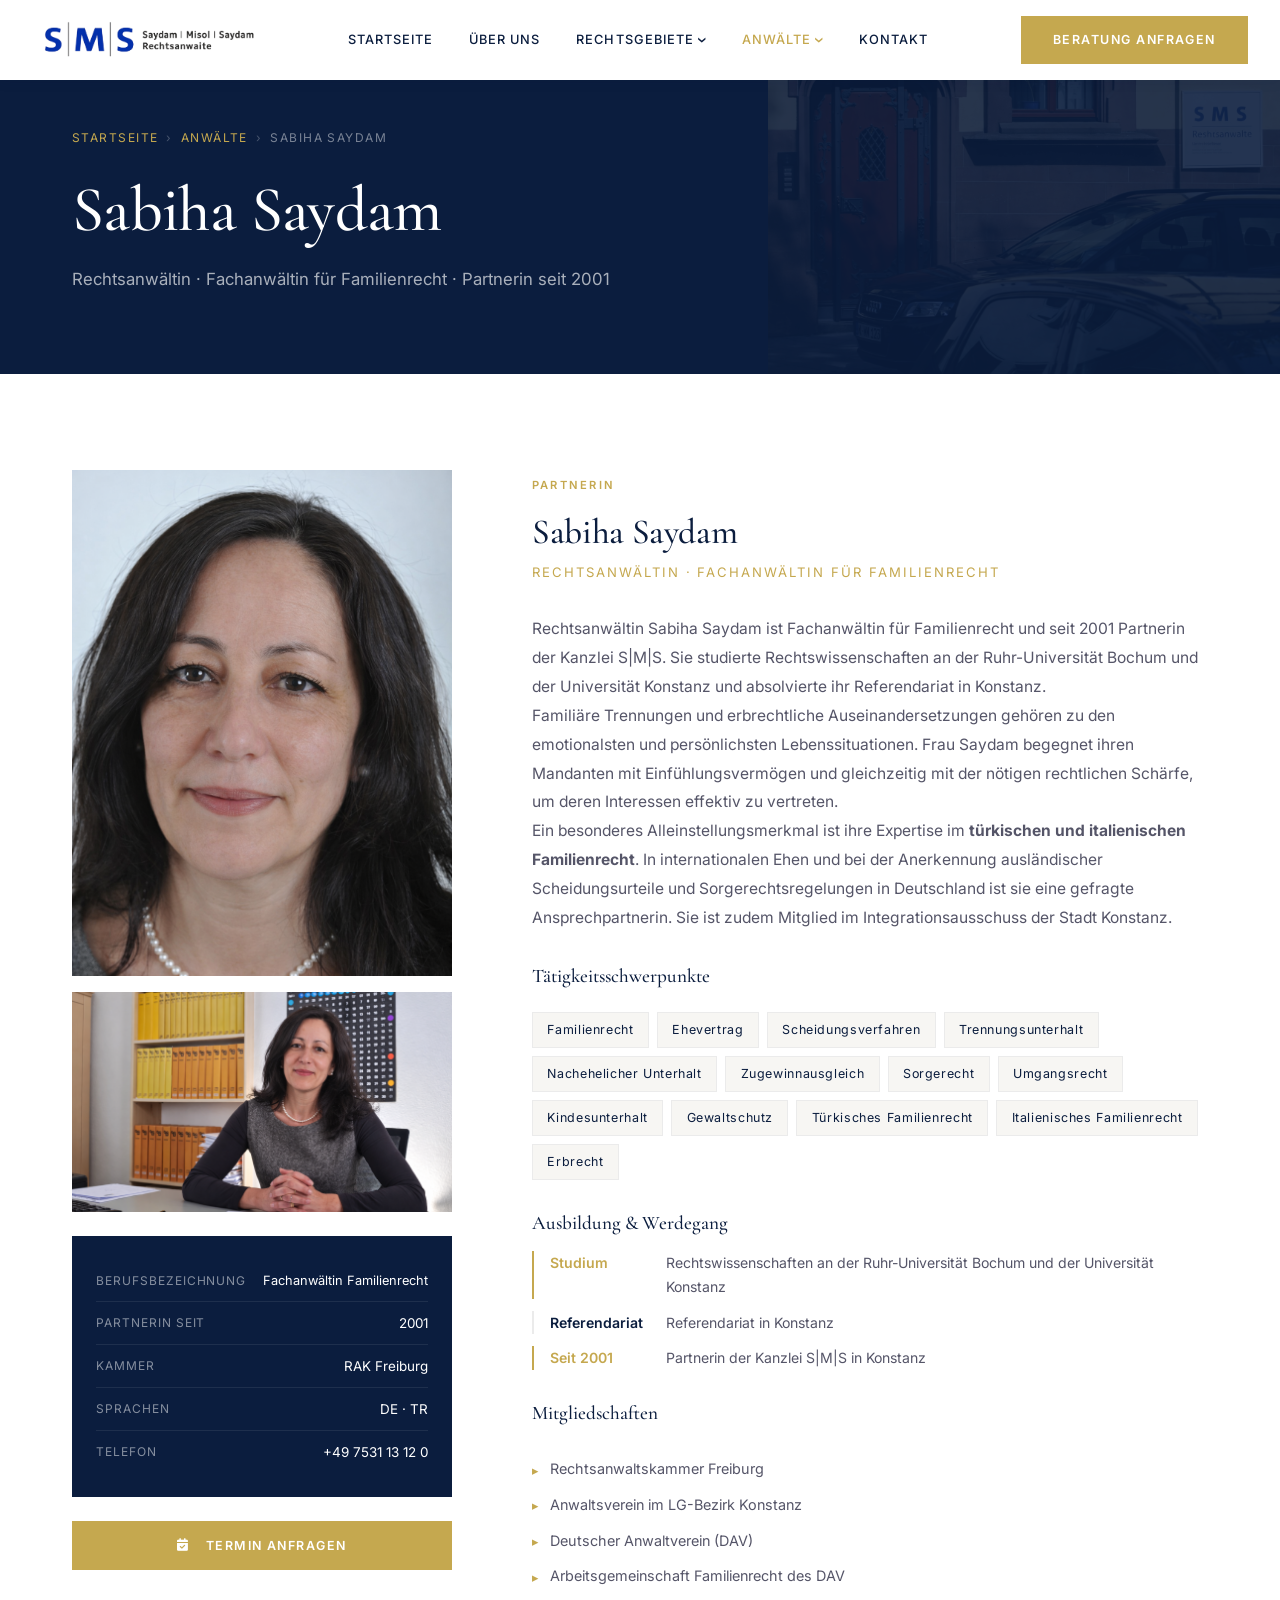
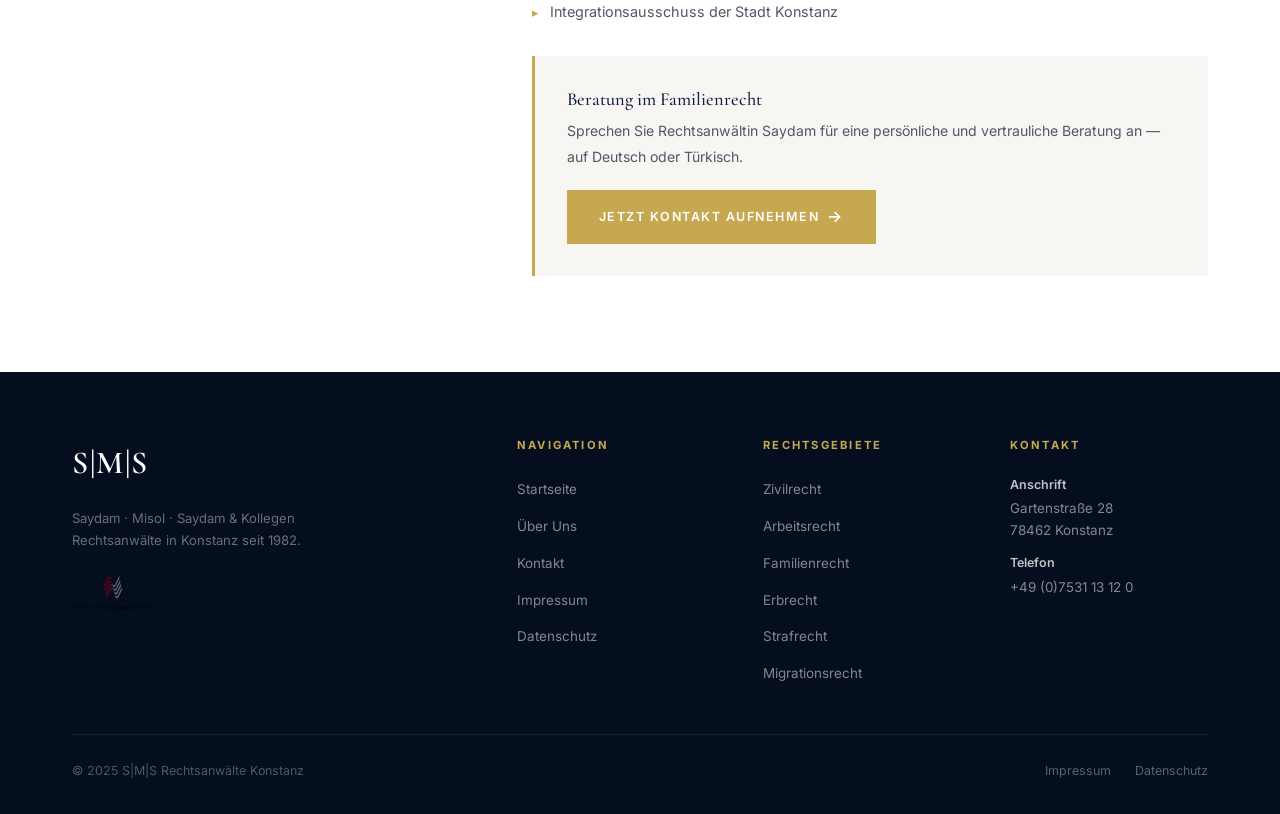
<file: anwaelte/sabiha-saydam.html>
<!DOCTYPE html>
<html lang="de">
<head>
  <meta charset="UTF-8">
  <meta name="viewport" content="width=device-width, initial-scale=1.0">
  <meta name="description" content="Rechtsanwältin Sabiha Saydam — Fachanwältin für Familienrecht, Kanzlei S|M|S Konstanz. Scheidung, Unterhalt, Sorgerecht, türkisches und italienisches Familienrecht.">
  <title>Sabiha Saydam — S|M|S Rechtsanwälte Konstanz</title>
  <link rel="stylesheet" href="../css/style.css">
  <link rel="stylesheet" href="https://cdnjs.cloudflare.com/ajax/libs/font-awesome/6.5.0/css/all.min.css">
</head>
<body>

  <nav class="nav nav--solid" id="mainNav">
    <div class="nav__inner">
      <a class="nav__logo" href="../index.html"><img class="nav__logo-img" src="../Logo Kanzlei.png" alt="S|M|S Logo"><span class="nav__logo-text">S|M|S</span></a>
      <ul class="nav__menu">
        <li class="nav__item"><a class="nav__link" href="../index.html">Startseite</a></li>
        <li class="nav__item"><a class="nav__link" href="../ueber-uns.html">Über Uns</a></li>
        <li class="nav__item">
          <a class="nav__link nav__link--has-dropdown" href="#">Rechtsgebiete</a>
          <div class="nav__dropdown">
            <a class="nav__dropdown-link" href="../rechtsgebiete/zivilrecht.html">Zivilrecht</a>
            <a class="nav__dropdown-link" href="../rechtsgebiete/arbeitsrecht.html">Arbeitsrecht</a>
            <a class="nav__dropdown-link" href="../rechtsgebiete/familienrecht.html">Familienrecht</a>
            <a class="nav__dropdown-link" href="../rechtsgebiete/erbrecht.html">Erbrecht</a>
            <a class="nav__dropdown-link" href="../rechtsgebiete/strafrecht.html">Strafrecht</a>
            <a class="nav__dropdown-link" href="../rechtsgebiete/migrationsrecht.html">Migrationsrecht</a>
          </div>
        </li>
        <li class="nav__item">
          <a class="nav__link nav__link--has-dropdown active" href="#">Anwälte</a>
          <div class="nav__dropdown">
            <a class="nav__dropdown-link" href="misol.html">Harald Misol</a>
            <a class="nav__dropdown-link" href="sabiha-saydam.html">Sabiha Saydam</a>
            <a class="nav__dropdown-link" href="salih-saydam.html">Salih Saydam</a>
          </div>
        </li>
        <li class="nav__item"><a class="nav__link" href="../kontakt.html">Kontakt</a></li>
      </ul>
      <a class="nav__cta btn" href="../kontakt.html">Beratung anfragen</a>
      <button class="nav__hamburger" id="hamburger" aria-label="Menü öffnen"><span></span><span></span><span></span></button>
    </div>
  </nav>
  <div class="nav__mobile" id="mobileMenu">
    <a class="nav__mobile-link" href="../index.html">Startseite</a>
    <a class="nav__mobile-link" href="../ueber-uns.html">Über Uns</a>
    <div class="nav__mobile-sublabel">Rechtsgebiete</div>
    <a class="nav__mobile-link" href="../rechtsgebiete/familienrecht.html">— Familienrecht</a>
    <a class="nav__mobile-link" href="../rechtsgebiete/erbrecht.html">— Erbrecht</a>
    <div class="nav__mobile-sublabel">Anwälte</div>
    <a class="nav__mobile-link" href="misol.html">— Harald Misol</a>
    <a class="nav__mobile-link active" href="sabiha-saydam.html">— Sabiha Saydam</a>
    <a class="nav__mobile-link" href="salih-saydam.html">— Salih Saydam</a>
    <a class="nav__mobile-link" href="../kontakt.html">Kontakt</a>
  </div>

  <header class="page-header">
    <div class="container page-header__content">
      <div class="page-header__breadcrumb"><a href="../index.html">Startseite</a><span>›</span><a href="../index.html#anwaelte">Anwälte</a><span>›</span>Sabiha Saydam</div>
      <h1>Sabiha Saydam</h1>
      <p class="page-header__lead">Rechtsanwältin · Fachanwältin für Familienrecht · Partnerin seit 2001</p>
    </div>
  </header>

  <section class="anwalt-detail">
    <div class="container">
      <div class="anwalt-detail__grid">

        <!-- Photo & Card -->
        <div class="anwalt-detail__photo-wrap reveal-left">
          <img
            class="anwalt-detail__photo"
            src="../ChatGPT Image 17 mar 2026, 10_21_16 p.m..png"
            alt="Rechtsanwältin Sabiha Saydam"
          >
          <img
            src="../ChatGPT Image 17 mar 2026, 11_15_06 p.m..png"
            alt="Rechtsanwältin Sabiha Saydam im Büro"
            style="width:100%; height:220px; object-fit:cover; object-position:center top; margin-top:1rem;"
          >
          <div class="anwalt-detail__card">
            <div class="anwalt-detail__card-item">
              <span class="anwalt-detail__card-label">Berufsbezeichnung</span>
              <span class="anwalt-detail__card-value" style="font-size:0.8rem;">Fachanwältin Familienrecht</span>
            </div>
            <div class="anwalt-detail__card-item">
              <span class="anwalt-detail__card-label">Partnerin seit</span>
              <span class="anwalt-detail__card-value">2001</span>
            </div>
            <div class="anwalt-detail__card-item">
              <span class="anwalt-detail__card-label">Kammer</span>
              <span class="anwalt-detail__card-value">RAK Freiburg</span>
            </div>
            <div class="anwalt-detail__card-item">
              <span class="anwalt-detail__card-label">Sprachen</span>
              <span class="anwalt-detail__card-value">DE · TR</span>
            </div>
            <div class="anwalt-detail__card-item">
              <span class="anwalt-detail__card-label">Telefon</span>
              <span class="anwalt-detail__card-value"><a href="tel:+4975311312" style="color:#fff;">+49 7531 13 12 0</a></span>
            </div>
          </div>
          <a class="btn btn--primary w-100 mt-3" href="../kontakt.html" style="justify-content:center;">
            <i class="fa-solid fa-calendar-check" style="margin-right:0.5rem;"></i> Termin anfragen
          </a>
        </div>

        <!-- Content -->
        <div class="reveal-right">
          <span class="section-label">Partnerin</span>
          <h2 style="font-family:var(--font-serif); font-size:2.2rem; color:var(--navy); margin-bottom:0.5rem;">Sabiha Saydam</h2>
          <div class="anwalt-detail__position">Rechtsanwältin · Fachanwältin für Familienrecht</div>

          <p>Rechtsanwältin Sabiha Saydam ist Fachanwältin für Familienrecht und seit 2001 Partnerin der Kanzlei S|M|S. Sie studierte Rechtswissenschaften an der Ruhr-Universität Bochum und der Universität Konstanz und absolvierte ihr Referendariat in Konstanz.</p>

          <p>Familiäre Trennungen und erbrechtliche Auseinandersetzungen gehören zu den emotionalsten und persönlichsten Lebenssituationen. Frau Saydam begegnet ihren Mandanten mit Einfühlungsvermögen und gleichzeitig mit der nötigen rechtlichen Schärfe, um deren Interessen effektiv zu vertreten.</p>

          <p>Ein besonderes Alleinstellungsmerkmal ist ihre Expertise im <strong>türkischen und italienischen Familienrecht</strong>. In internationalen Ehen und bei der Anerkennung ausländischer Scheidungsurteile und Sorgerechtsregelungen in Deutschland ist sie eine gefragte Ansprechpartnerin. Sie ist zudem Mitglied im Integrationsausschuss der Stadt Konstanz.</p>

          <h3 style="font-size:1.2rem; color:var(--navy); margin:2rem 0 1rem;">Tätigkeitsschwerpunkte</h3>
          <div class="expertise-tags">
            <span class="expertise-tag">Familienrecht</span>
            <span class="expertise-tag">Ehevertrag</span>
            <span class="expertise-tag">Scheidungsverfahren</span>
            <span class="expertise-tag">Trennungsunterhalt</span>
            <span class="expertise-tag">Nachehelicher Unterhalt</span>
            <span class="expertise-tag">Zugewinnausgleich</span>
            <span class="expertise-tag">Sorgerecht</span>
            <span class="expertise-tag">Umgangsrecht</span>
            <span class="expertise-tag">Kindesunterhalt</span>
            <span class="expertise-tag">Gewaltschutz</span>
            <span class="expertise-tag">Türkisches Familienrecht</span>
            <span class="expertise-tag">Italienisches Familienrecht</span>
            <span class="expertise-tag">Erbrecht</span>
          </div>

          <h3 style="font-size:1.2rem; color:var(--navy); margin:2rem 0 1rem;">Ausbildung & Werdegang</h3>
          <div style="display:flex; flex-direction:column; gap:0.75rem;">
            <div style="display:flex; gap:1rem; font-size:0.88rem; border-left:2px solid var(--gold); padding-left:1rem;">
              <span style="font-weight:600; color:var(--gold); min-width:100px;">Studium</span>
              <span style="color:var(--text-light);">Rechtswissenschaften an der Ruhr-Universität Bochum und der Universität Konstanz</span>
            </div>
            <div style="display:flex; gap:1rem; font-size:0.88rem; border-left:2px solid var(--grey-light); padding-left:1rem;">
              <span style="font-weight:600; color:var(--navy); min-width:100px;">Referendariat</span>
              <span style="color:var(--text-light);">Referendariat in Konstanz</span>
            </div>
            <div style="display:flex; gap:1rem; font-size:0.88rem; border-left:2px solid var(--gold); padding-left:1rem;">
              <span style="font-weight:600; color:var(--gold); min-width:100px;">Seit 2001</span>
              <span style="color:var(--text-light);">Partnerin der Kanzlei S|M|S in Konstanz</span>
            </div>
          </div>

          <h3 style="font-size:1.2rem; color:var(--navy); margin:2rem 0 1rem;">Mitgliedschaften</h3>
          <ul class="leistungen-list">
            <li>Rechtsanwaltskammer Freiburg</li>
            <li>Anwaltsverein im LG-Bezirk Konstanz</li>
            <li>Deutscher Anwaltverein (DAV)</li>
            <li>Arbeitsgemeinschaft Familienrecht des DAV</li>
            <li>Integrationsausschuss der Stadt Konstanz</li>
          </ul>

          <div class="cta-box mt-4">
            <h4>Beratung im Familienrecht</h4>
            <p>Sprechen Sie Rechtsanwältin Saydam für eine persönliche und vertrauliche Beratung an — auf Deutsch oder Türkisch.</p>
            <a class="btn btn--primary btn--arrow" href="../kontakt.html">Jetzt Kontakt aufnehmen</a>
          </div>
        </div>
      </div>
    </div>
  </section>

  <footer class="footer">
    <div class="container">
      <div class="footer__grid">
        <div><span class="footer__logo">S|M|S</span><p class="footer__tagline">Saydam · Misol · Saydam & Kollegen<br>Rechtsanwälte in Konstanz seit 1982.</p><img src="../Deutscher_Anwaltverein_logo (1).svg" alt="DAV" style="height:36px;opacity:0.5;margin-top:0.5rem;"></div>
        <div><div class="footer__col-title">Navigation</div><ul class="footer__links"><li><a class="footer__link" href="../index.html">Startseite</a></li><li><a class="footer__link" href="../ueber-uns.html">Über Uns</a></li><li><a class="footer__link" href="../kontakt.html">Kontakt</a></li><li><a class="footer__link" href="../impressum.html">Impressum</a></li><li><a class="footer__link" href="../datenschutz.html">Datenschutz</a></li></ul></div>
        <div><div class="footer__col-title">Rechtsgebiete</div><ul class="footer__links"><li><a class="footer__link" href="../rechtsgebiete/zivilrecht.html">Zivilrecht</a></li><li><a class="footer__link" href="../rechtsgebiete/arbeitsrecht.html">Arbeitsrecht</a></li><li><a class="footer__link" href="../rechtsgebiete/familienrecht.html">Familienrecht</a></li><li><a class="footer__link" href="../rechtsgebiete/erbrecht.html">Erbrecht</a></li><li><a class="footer__link" href="../rechtsgebiete/strafrecht.html">Strafrecht</a></li><li><a class="footer__link" href="../rechtsgebiete/migrationsrecht.html">Migrationsrecht</a></li></ul></div>
        <div><div class="footer__col-title">Kontakt</div><div class="footer__contact-item"><strong>Anschrift</strong>Gartenstraße 28<br>78462 Konstanz</div><div class="footer__contact-item"><strong>Telefon</strong><a href="tel:+4975311312" style="color:inherit;">+49 (0)7531 13 12 0</a></div></div>
      </div>
      <div class="footer__bottom"><p class="footer__copy">&copy; 2025 S|M|S Rechtsanwälte Konstanz</p><div class="footer__legal-links"><a href="../impressum.html">Impressum</a><a href="../datenschutz.html">Datenschutz</a></div></div>
    </div>
  </footer>
  <script src="../js/main.js"></script>
</body>
</html>
</file>
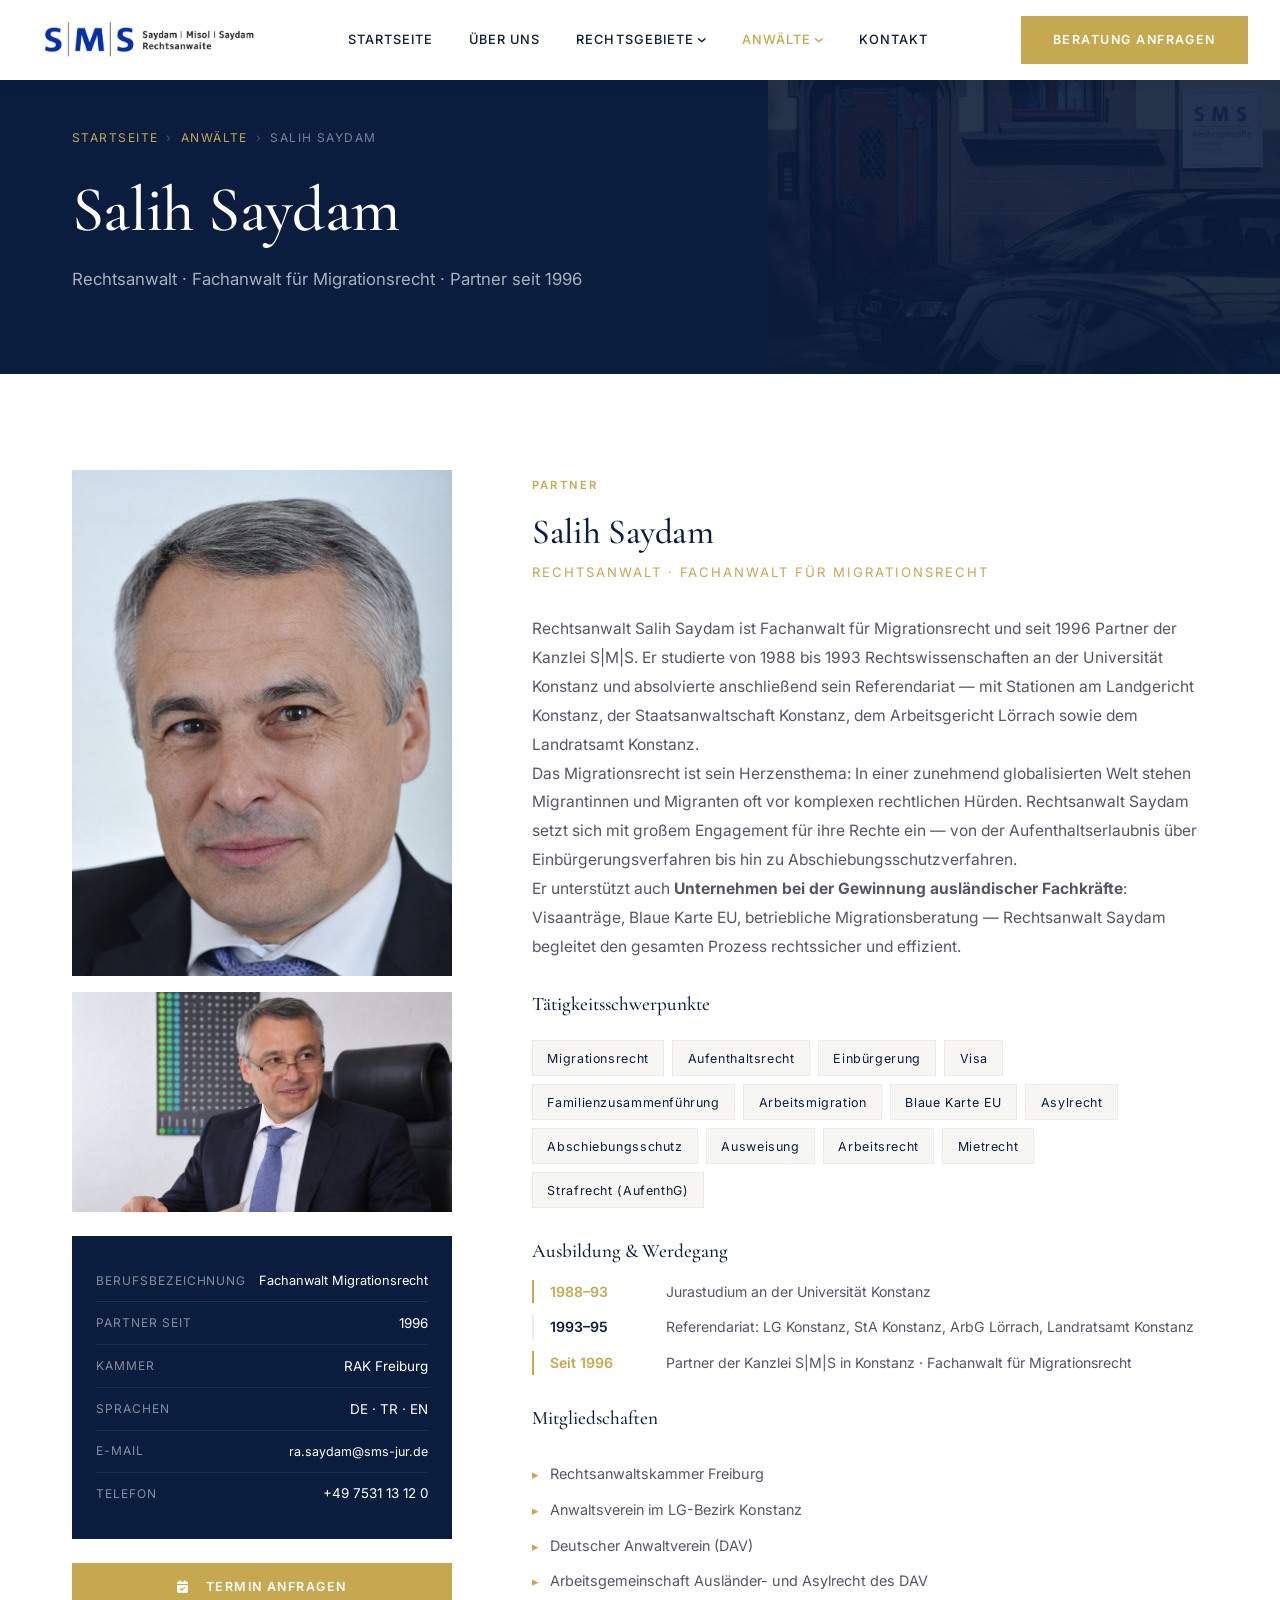
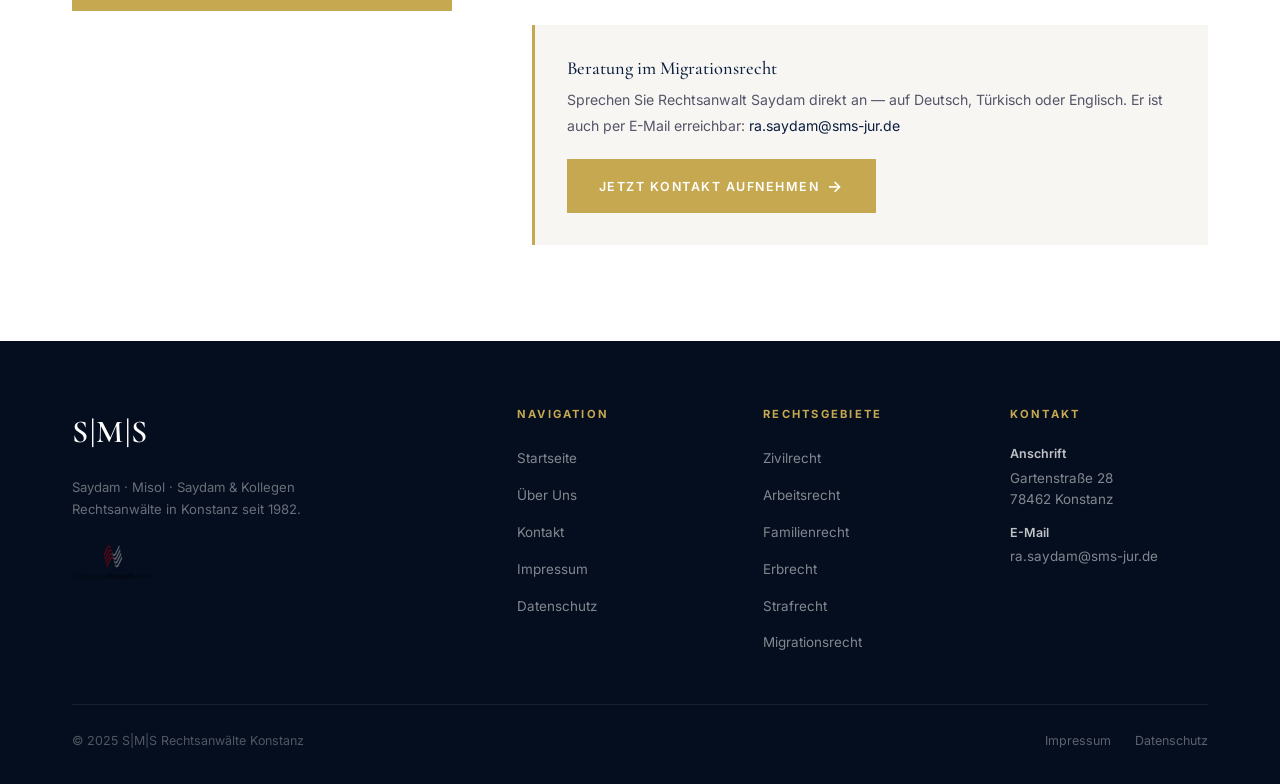
<file: anwaelte/salih-saydam.html>
<!DOCTYPE html>
<html lang="de">
<head>
  <meta charset="UTF-8">
  <meta name="viewport" content="width=device-width, initial-scale=1.0">
  <meta name="description" content="Rechtsanwalt Salih Saydam — Fachanwalt für Migrationsrecht, Kanzlei S|M|S Konstanz. Aufenthaltsrecht, Einbürgerung, Visa, Asyl, Arbeitsrecht.">
  <title>Salih Saydam — S|M|S Rechtsanwälte Konstanz</title>
  <link rel="stylesheet" href="../css/style.css">
  <link rel="stylesheet" href="https://cdnjs.cloudflare.com/ajax/libs/font-awesome/6.5.0/css/all.min.css">
</head>
<body>

  <nav class="nav nav--solid" id="mainNav">
    <div class="nav__inner">
      <a class="nav__logo" href="../index.html"><img class="nav__logo-img" src="../Logo Kanzlei.png" alt="S|M|S Logo"><span class="nav__logo-text">S|M|S</span></a>
      <ul class="nav__menu">
        <li class="nav__item"><a class="nav__link" href="../index.html">Startseite</a></li>
        <li class="nav__item"><a class="nav__link" href="../ueber-uns.html">Über Uns</a></li>
        <li class="nav__item">
          <a class="nav__link nav__link--has-dropdown" href="#">Rechtsgebiete</a>
          <div class="nav__dropdown">
            <a class="nav__dropdown-link" href="../rechtsgebiete/zivilrecht.html">Zivilrecht</a>
            <a class="nav__dropdown-link" href="../rechtsgebiete/arbeitsrecht.html">Arbeitsrecht</a>
            <a class="nav__dropdown-link" href="../rechtsgebiete/familienrecht.html">Familienrecht</a>
            <a class="nav__dropdown-link" href="../rechtsgebiete/erbrecht.html">Erbrecht</a>
            <a class="nav__dropdown-link" href="../rechtsgebiete/strafrecht.html">Strafrecht</a>
            <a class="nav__dropdown-link" href="../rechtsgebiete/migrationsrecht.html">Migrationsrecht</a>
          </div>
        </li>
        <li class="nav__item">
          <a class="nav__link nav__link--has-dropdown active" href="#">Anwälte</a>
          <div class="nav__dropdown">
            <a class="nav__dropdown-link" href="misol.html">Harald Misol</a>
            <a class="nav__dropdown-link" href="sabiha-saydam.html">Sabiha Saydam</a>
            <a class="nav__dropdown-link" href="salih-saydam.html">Salih Saydam</a>
          </div>
        </li>
        <li class="nav__item"><a class="nav__link" href="../kontakt.html">Kontakt</a></li>
      </ul>
      <a class="nav__cta btn" href="../kontakt.html">Beratung anfragen</a>
      <button class="nav__hamburger" id="hamburger" aria-label="Menü öffnen"><span></span><span></span><span></span></button>
    </div>
  </nav>
  <div class="nav__mobile" id="mobileMenu">
    <a class="nav__mobile-link" href="../index.html">Startseite</a>
    <a class="nav__mobile-link" href="../ueber-uns.html">Über Uns</a>
    <div class="nav__mobile-sublabel">Rechtsgebiete</div>
    <a class="nav__mobile-link" href="../rechtsgebiete/migrationsrecht.html">— Migrationsrecht</a>
    <a class="nav__mobile-link" href="../rechtsgebiete/arbeitsrecht.html">— Arbeitsrecht</a>
    <div class="nav__mobile-sublabel">Anwälte</div>
    <a class="nav__mobile-link" href="misol.html">— Harald Misol</a>
    <a class="nav__mobile-link" href="sabiha-saydam.html">— Sabiha Saydam</a>
    <a class="nav__mobile-link active" href="salih-saydam.html">— Salih Saydam</a>
    <a class="nav__mobile-link" href="../kontakt.html">Kontakt</a>
  </div>

  <header class="page-header">
    <div class="container page-header__content">
      <div class="page-header__breadcrumb"><a href="../index.html">Startseite</a><span>›</span><a href="../index.html#anwaelte">Anwälte</a><span>›</span>Salih Saydam</div>
      <h1>Salih Saydam</h1>
      <p class="page-header__lead">Rechtsanwalt · Fachanwalt für Migrationsrecht · Partner seit 1996</p>
    </div>
  </header>

  <section class="anwalt-detail">
    <div class="container">
      <div class="anwalt-detail__grid">

        <!-- Photo & Card -->
        <div class="anwalt-detail__photo-wrap reveal-left">
          <img
            class="anwalt-detail__photo"
            src="../ChatGPT Image 17 mar 2026, 10_22_03 p.m..png"
            alt="Rechtsanwalt Salih Saydam"
          >
          <img
            src="../ChatGPT Image 17 mar 2026, 11_15_03 p.m..png"
            alt="Rechtsanwalt Salih Saydam im Büro"
            style="width:100%; height:220px; object-fit:cover; object-position:center top; margin-top:1rem;"
          >
          <div class="anwalt-detail__card">
            <div class="anwalt-detail__card-item">
              <span class="anwalt-detail__card-label">Berufsbezeichnung</span>
              <span class="anwalt-detail__card-value" style="font-size:0.8rem;">Fachanwalt Migrationsrecht</span>
            </div>
            <div class="anwalt-detail__card-item">
              <span class="anwalt-detail__card-label">Partner seit</span>
              <span class="anwalt-detail__card-value">1996</span>
            </div>
            <div class="anwalt-detail__card-item">
              <span class="anwalt-detail__card-label">Kammer</span>
              <span class="anwalt-detail__card-value">RAK Freiburg</span>
            </div>
            <div class="anwalt-detail__card-item">
              <span class="anwalt-detail__card-label">Sprachen</span>
              <span class="anwalt-detail__card-value">DE · TR · EN</span>
            </div>
            <div class="anwalt-detail__card-item">
              <span class="anwalt-detail__card-label">E-Mail</span>
              <span class="anwalt-detail__card-value" style="font-size:0.78rem;"><a href="mailto:ra.saydam@sms-jur.de" style="color:#fff;">ra.saydam@sms-jur.de</a></span>
            </div>
            <div class="anwalt-detail__card-item">
              <span class="anwalt-detail__card-label">Telefon</span>
              <span class="anwalt-detail__card-value"><a href="tel:+4975311312" style="color:#fff;">+49 7531 13 12 0</a></span>
            </div>
          </div>
          <a class="btn btn--primary w-100 mt-3" href="../kontakt.html" style="justify-content:center;">
            <i class="fa-solid fa-calendar-check" style="margin-right:0.5rem;"></i> Termin anfragen
          </a>
        </div>

        <!-- Content -->
        <div class="reveal-right">
          <span class="section-label">Partner</span>
          <h2 style="font-family:var(--font-serif); font-size:2.2rem; color:var(--navy); margin-bottom:0.5rem;">Salih Saydam</h2>
          <div class="anwalt-detail__position">Rechtsanwalt · Fachanwalt für Migrationsrecht</div>

          <p>Rechtsanwalt Salih Saydam ist Fachanwalt für Migrationsrecht und seit 1996 Partner der Kanzlei S|M|S. Er studierte von 1988 bis 1993 Rechtswissenschaften an der Universität Konstanz und absolvierte anschließend sein Referendariat — mit Stationen am Landgericht Konstanz, der Staatsanwaltschaft Konstanz, dem Arbeitsgericht Lörrach sowie dem Landratsamt Konstanz.</p>

          <p>Das Migrationsrecht ist sein Herzensthema: In einer zunehmend globalisierten Welt stehen Migrantinnen und Migranten oft vor komplexen rechtlichen Hürden. Rechtsanwalt Saydam setzt sich mit großem Engagement für ihre Rechte ein — von der Aufenthaltserlaubnis über Einbürgerungsverfahren bis hin zu Abschiebungsschutzverfahren.</p>

          <p>Er unterstützt auch <strong>Unternehmen bei der Gewinnung ausländischer Fachkräfte</strong>: Visaanträge, Blaue Karte EU, betriebliche Migrationsberatung — Rechtsanwalt Saydam begleitet den gesamten Prozess rechtssicher und effizient.</p>

          <h3 style="font-size:1.2rem; color:var(--navy); margin:2rem 0 1rem;">Tätigkeitsschwerpunkte</h3>
          <div class="expertise-tags">
            <span class="expertise-tag">Migrationsrecht</span>
            <span class="expertise-tag">Aufenthaltsrecht</span>
            <span class="expertise-tag">Einbürgerung</span>
            <span class="expertise-tag">Visa</span>
            <span class="expertise-tag">Familienzusammenführung</span>
            <span class="expertise-tag">Arbeitsmigration</span>
            <span class="expertise-tag">Blaue Karte EU</span>
            <span class="expertise-tag">Asylrecht</span>
            <span class="expertise-tag">Abschiebungsschutz</span>
            <span class="expertise-tag">Ausweisung</span>
            <span class="expertise-tag">Arbeitsrecht</span>
            <span class="expertise-tag">Mietrecht</span>
            <span class="expertise-tag">Strafrecht (AufenthG)</span>
          </div>

          <h3 style="font-size:1.2rem; color:var(--navy); margin:2rem 0 1rem;">Ausbildung & Werdegang</h3>
          <div style="display:flex; flex-direction:column; gap:0.75rem;">
            <div style="display:flex; gap:1rem; font-size:0.88rem; border-left:2px solid var(--gold); padding-left:1rem;">
              <span style="font-weight:600; color:var(--gold); min-width:100px;">1988–93</span>
              <span style="color:var(--text-light);">Jurastudium an der Universität Konstanz</span>
            </div>
            <div style="display:flex; gap:1rem; font-size:0.88rem; border-left:2px solid var(--grey-light); padding-left:1rem;">
              <span style="font-weight:600; color:var(--navy); min-width:100px;">1993–95</span>
              <span style="color:var(--text-light);">Referendariat: LG Konstanz, StA Konstanz, ArbG Lörrach, Landratsamt Konstanz</span>
            </div>
            <div style="display:flex; gap:1rem; font-size:0.88rem; border-left:2px solid var(--gold); padding-left:1rem;">
              <span style="font-weight:600; color:var(--gold); min-width:100px;">Seit 1996</span>
              <span style="color:var(--text-light);">Partner der Kanzlei S|M|S in Konstanz · Fachanwalt für Migrationsrecht</span>
            </div>
          </div>

          <h3 style="font-size:1.2rem; color:var(--navy); margin:2rem 0 1rem;">Mitgliedschaften</h3>
          <ul class="leistungen-list">
            <li>Rechtsanwaltskammer Freiburg</li>
            <li>Anwaltsverein im LG-Bezirk Konstanz</li>
            <li>Deutscher Anwaltverein (DAV)</li>
            <li>Arbeitsgemeinschaft Ausländer- und Asylrecht des DAV</li>
          </ul>

          <div class="cta-box mt-4">
            <h4>Beratung im Migrationsrecht</h4>
            <p>Sprechen Sie Rechtsanwalt Saydam direkt an — auf Deutsch, Türkisch oder Englisch. Er ist auch per E-Mail erreichbar: <a href="mailto:ra.saydam@sms-jur.de" style="color:var(--navy);">ra.saydam@sms-jur.de</a></p>
            <a class="btn btn--primary btn--arrow" href="../kontakt.html">Jetzt Kontakt aufnehmen</a>
          </div>
        </div>
      </div>
    </div>
  </section>

  <footer class="footer">
    <div class="container">
      <div class="footer__grid">
        <div><span class="footer__logo">S|M|S</span><p class="footer__tagline">Saydam · Misol · Saydam & Kollegen<br>Rechtsanwälte in Konstanz seit 1982.</p><img src="../Deutscher_Anwaltverein_logo (1).svg" alt="DAV" style="height:36px;opacity:0.5;margin-top:0.5rem;"></div>
        <div><div class="footer__col-title">Navigation</div><ul class="footer__links"><li><a class="footer__link" href="../index.html">Startseite</a></li><li><a class="footer__link" href="../ueber-uns.html">Über Uns</a></li><li><a class="footer__link" href="../kontakt.html">Kontakt</a></li><li><a class="footer__link" href="../impressum.html">Impressum</a></li><li><a class="footer__link" href="../datenschutz.html">Datenschutz</a></li></ul></div>
        <div><div class="footer__col-title">Rechtsgebiete</div><ul class="footer__links"><li><a class="footer__link" href="../rechtsgebiete/zivilrecht.html">Zivilrecht</a></li><li><a class="footer__link" href="../rechtsgebiete/arbeitsrecht.html">Arbeitsrecht</a></li><li><a class="footer__link" href="../rechtsgebiete/familienrecht.html">Familienrecht</a></li><li><a class="footer__link" href="../rechtsgebiete/erbrecht.html">Erbrecht</a></li><li><a class="footer__link" href="../rechtsgebiete/strafrecht.html">Strafrecht</a></li><li><a class="footer__link" href="../rechtsgebiete/migrationsrecht.html">Migrationsrecht</a></li></ul></div>
        <div><div class="footer__col-title">Kontakt</div><div class="footer__contact-item"><strong>Anschrift</strong>Gartenstraße 28<br>78462 Konstanz</div><div class="footer__contact-item"><strong>E-Mail</strong><a href="mailto:ra.saydam@sms-jur.de" style="color:inherit;">ra.saydam@sms-jur.de</a></div></div>
      </div>
      <div class="footer__bottom"><p class="footer__copy">&copy; 2025 S|M|S Rechtsanwälte Konstanz</p><div class="footer__legal-links"><a href="../impressum.html">Impressum</a><a href="../datenschutz.html">Datenschutz</a></div></div>
    </div>
  </footer>
  <script src="../js/main.js"></script>
</body>
</html>
</file>
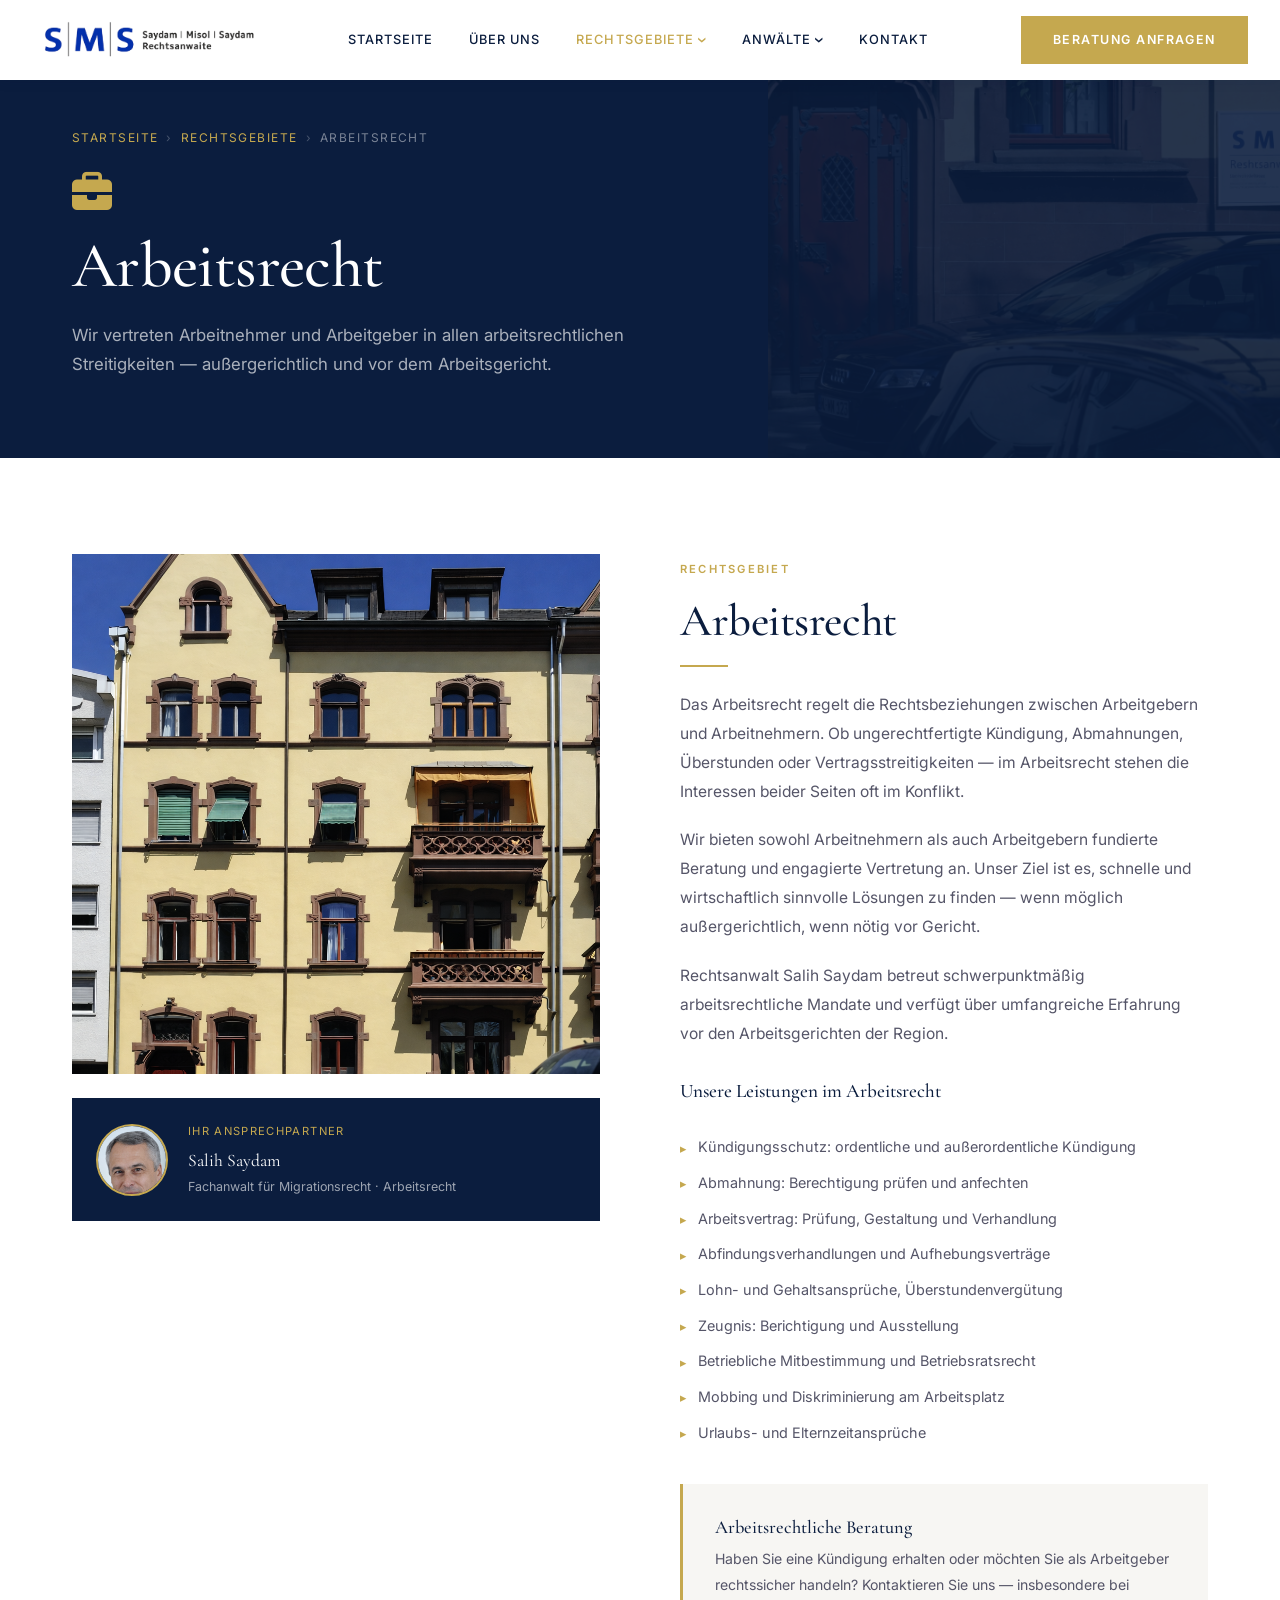
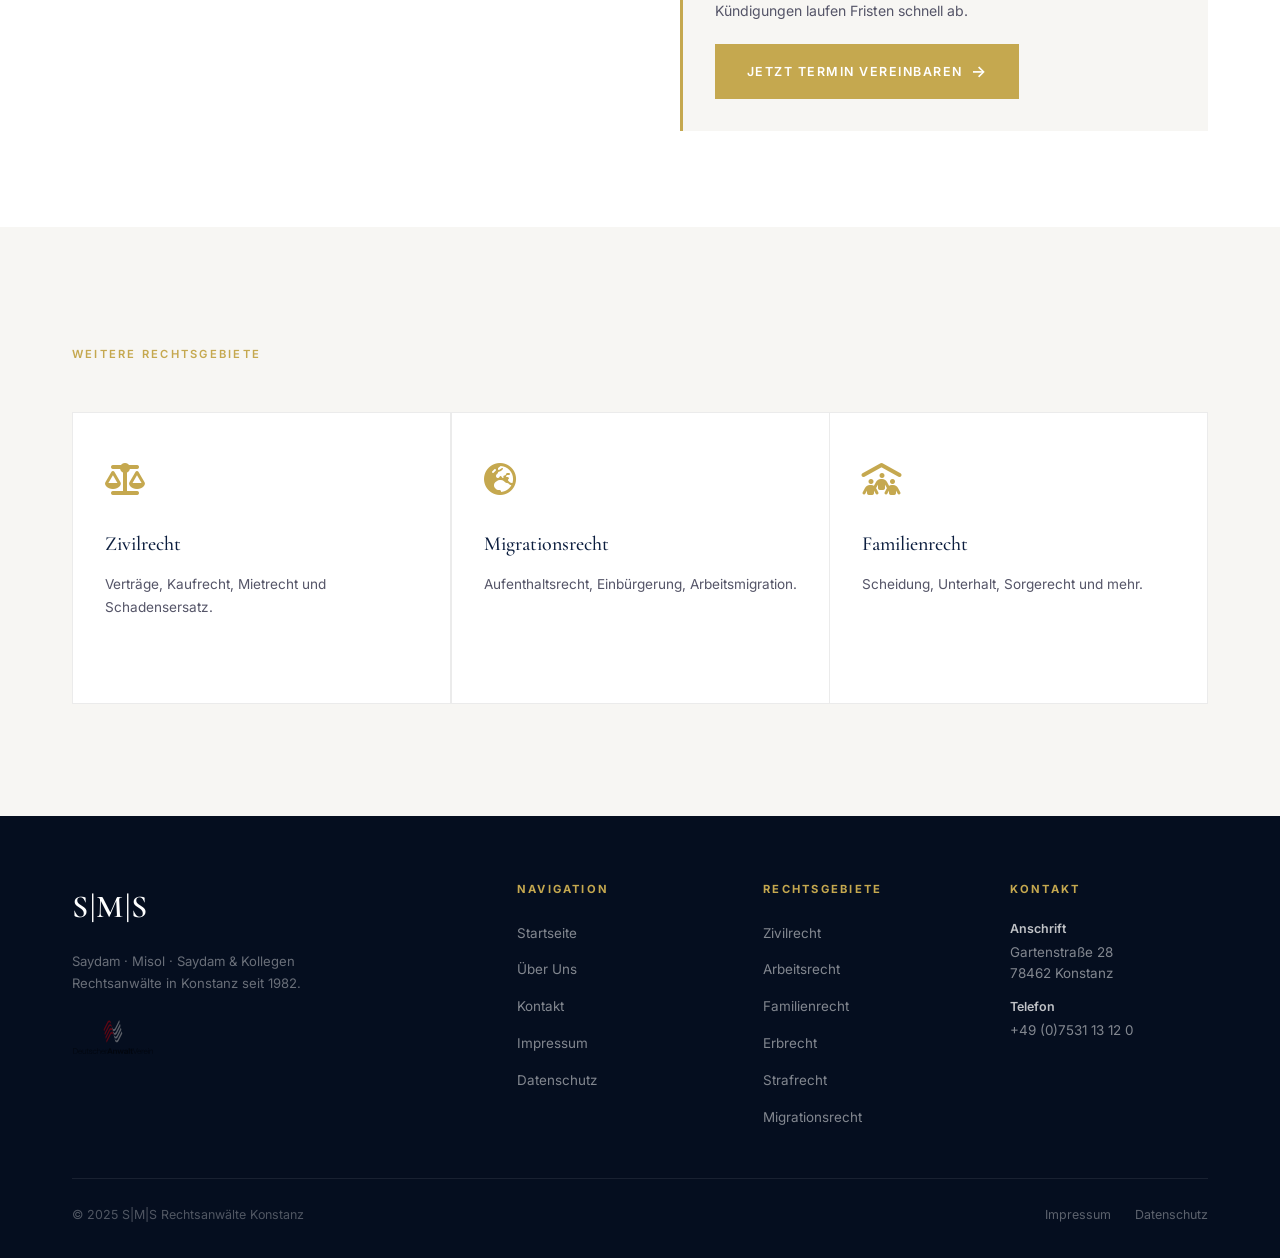
<file: rechtsgebiete/arbeitsrecht.html>
<!DOCTYPE html>
<html lang="de">
<head>
  <meta charset="UTF-8">
  <meta name="viewport" content="width=device-width, initial-scale=1.0">
  <meta name="description" content="Arbeitsrecht bei S|M|S Rechtsanwälte Konstanz — Kündigungsschutz, Abmahnung, Arbeitsvertrag. Vertretung für Arbeitgeber und Arbeitnehmer.">
  <title>Arbeitsrecht — S|M|S Rechtsanwälte Konstanz</title>
  <link rel="stylesheet" href="../css/style.css">
  <link rel="stylesheet" href="https://cdnjs.cloudflare.com/ajax/libs/font-awesome/6.5.0/css/all.min.css">
</head>
<body>

  <nav class="nav nav--solid" id="mainNav">
    <div class="nav__inner">
      <a class="nav__logo" href="../index.html"><img class="nav__logo-img" src="../Logo Kanzlei.png" alt="S|M|S Logo"><span class="nav__logo-text">S|M|S</span></a>
      <ul class="nav__menu">
        <li class="nav__item"><a class="nav__link" href="../index.html">Startseite</a></li>
        <li class="nav__item"><a class="nav__link" href="../ueber-uns.html">Über Uns</a></li>
        <li class="nav__item">
          <a class="nav__link nav__link--has-dropdown active" href="#">Rechtsgebiete</a>
          <div class="nav__dropdown">
            <a class="nav__dropdown-link" href="zivilrecht.html">Zivilrecht</a>
            <a class="nav__dropdown-link" href="arbeitsrecht.html">Arbeitsrecht</a>
            <a class="nav__dropdown-link" href="familienrecht.html">Familienrecht</a>
            <a class="nav__dropdown-link" href="erbrecht.html">Erbrecht</a>
            <a class="nav__dropdown-link" href="strafrecht.html">Strafrecht</a>
            <a class="nav__dropdown-link" href="migrationsrecht.html">Migrationsrecht</a>
          </div>
        </li>
        <li class="nav__item">
          <a class="nav__link nav__link--has-dropdown" href="#">Anwälte</a>
          <div class="nav__dropdown">
            <a class="nav__dropdown-link" href="../anwaelte/misol.html">Harald Misol</a>
            <a class="nav__dropdown-link" href="../anwaelte/sabiha-saydam.html">Sabiha Saydam</a>
            <a class="nav__dropdown-link" href="../anwaelte/salih-saydam.html">Salih Saydam</a>
          </div>
        </li>
        <li class="nav__item"><a class="nav__link" href="../kontakt.html">Kontakt</a></li>
      </ul>
      <a class="nav__cta btn" href="../kontakt.html">Beratung anfragen</a>
      <button class="nav__hamburger" id="hamburger" aria-label="Menü öffnen"><span></span><span></span><span></span></button>
    </div>
  </nav>
  <div class="nav__mobile" id="mobileMenu">
    <a class="nav__mobile-link" href="../index.html">Startseite</a>
    <a class="nav__mobile-link" href="../ueber-uns.html">Über Uns</a>
    <div class="nav__mobile-sublabel">Rechtsgebiete</div>
    <a class="nav__mobile-link" href="zivilrecht.html">— Zivilrecht</a>
    <a class="nav__mobile-link active" href="arbeitsrecht.html">— Arbeitsrecht</a>
    <a class="nav__mobile-link" href="familienrecht.html">— Familienrecht</a>
    <a class="nav__mobile-link" href="erbrecht.html">— Erbrecht</a>
    <a class="nav__mobile-link" href="strafrecht.html">— Strafrecht</a>
    <a class="nav__mobile-link" href="migrationsrecht.html">— Migrationsrecht</a>
    <div class="nav__mobile-sublabel">Anwälte</div>
    <a class="nav__mobile-link" href="../anwaelte/misol.html">— Harald Misol</a>
    <a class="nav__mobile-link" href="../anwaelte/sabiha-saydam.html">— Sabiha Saydam</a>
    <a class="nav__mobile-link" href="../anwaelte/salih-saydam.html">— Salih Saydam</a>
    <a class="nav__mobile-link" href="../kontakt.html">Kontakt</a>
  </div>

  <header class="page-header">
    <div class="container page-header__content">
      <div class="page-header__breadcrumb"><a href="../index.html">Startseite</a><span>›</span><a href="../index.html#rechtsgebiete">Rechtsgebiete</a><span>›</span>Arbeitsrecht</div>
      <h1><i class="fa-solid fa-briefcase" style="font-size:2.5rem;color:var(--gold);display:block;margin-bottom:1rem;"></i>Arbeitsrecht</h1>
      <p class="page-header__lead">Wir vertreten Arbeitnehmer und Arbeitgeber in allen arbeitsrechtlichen Streitigkeiten — außergerichtlich und vor dem Arbeitsgericht.</p>
    </div>
  </header>

  <section class="rechtsgebiet-detail">
    <div class="container">
      <div class="grid-2" style="align-items:start; gap:5rem;">
        <div>
          <img class="rechtsgebiet-detail__image" src="../ChatGPT Image 17 mar 2026, 10_05_05 p.m..png" alt="Arbeitsrecht Kanzlei S|M|S Konstanz">
          <!-- Lawyer profile teaser -->
          <div style="background:var(--navy); padding:1.5rem; margin-top:1.5rem; display:flex; align-items:center; gap:1.25rem;">
            <img src="../ChatGPT Image 17 mar 2026, 10_22_03 p.m..png" alt="Salih Saydam" style="width:72px; height:72px; border-radius:50%; object-fit:cover; object-position:top; border:2px solid var(--gold);">
            <div>
              <div style="font-size:0.7rem; letter-spacing:0.12em; text-transform:uppercase; color:var(--gold); margin-bottom:0.3rem;">Ihr Ansprechpartner</div>
              <div style="font-family:var(--font-serif); font-size:1.1rem; color:#fff;">Salih Saydam</div>
              <div style="font-size:0.78rem; color:rgba(255,255,255,0.6);">Fachanwalt für Migrationsrecht · Arbeitsrecht</div>
            </div>
          </div>
        </div>
        <div class="rechtsgebiet-detail__content reveal-right">
          <span class="section-label">Rechtsgebiet</span>
          <h2 class="section-heading">Arbeitsrecht</h2>
          <p>Das Arbeitsrecht regelt die Rechtsbeziehungen zwischen Arbeitgebern und Arbeitnehmern. Ob ungerechtfertigte Kündigung, Abmahnungen, Überstunden oder Vertragsstreitigkeiten — im Arbeitsrecht stehen die Interessen beider Seiten oft im Konflikt.</p>
          <p>Wir bieten sowohl Arbeitnehmern als auch Arbeitgebern fundierte Beratung und engagierte Vertretung an. Unser Ziel ist es, schnelle und wirtschaftlich sinnvolle Lösungen zu finden — wenn möglich außergerichtlich, wenn nötig vor Gericht.</p>
          <p>Rechtsanwalt Salih Saydam betreut schwerpunktmäßig arbeitsrechtliche Mandate und verfügt über umfangreiche Erfahrung vor den Arbeitsgerichten der Region.</p>

          <h3 style="margin-top:2rem; font-size:1.2rem; color:var(--navy);">Unsere Leistungen im Arbeitsrecht</h3>
          <ul class="leistungen-list">
            <li>Kündigungsschutz: ordentliche und außerordentliche Kündigung</li>
            <li>Abmahnung: Berechtigung prüfen und anfechten</li>
            <li>Arbeitsvertrag: Prüfung, Gestaltung und Verhandlung</li>
            <li>Abfindungsverhandlungen und Aufhebungsverträge</li>
            <li>Lohn- und Gehaltsansprüche, Überstundenvergütung</li>
            <li>Zeugnis: Berichtigung und Ausstellung</li>
            <li>Betriebliche Mitbestimmung und Betriebsratsrecht</li>
            <li>Mobbing und Diskriminierung am Arbeitsplatz</li>
            <li>Urlaubs- und Elternzeitansprüche</li>
          </ul>

          <div class="cta-box">
            <h4>Arbeitsrechtliche Beratung</h4>
            <p>Haben Sie eine Kündigung erhalten oder möchten Sie als Arbeitgeber rechtssicher handeln? Kontaktieren Sie uns — insbesondere bei Kündigungen laufen Fristen schnell ab.</p>
            <a class="btn btn--primary btn--arrow" href="../kontakt.html">Jetzt Termin vereinbaren</a>
          </div>
        </div>
      </div>
    </div>
  </section>

  <section class="rechtsgebiete-section section--sm">
    <div class="container">
      <span class="section-label">Weitere Rechtsgebiete</span>
      <div class="rechtsgebiete-grid" style="margin-top:2rem;">
        <a class="rechtsgebiet-card" href="zivilrecht.html"><span class="rechtsgebiet-card__icon"><i class="fa-solid fa-scale-balanced"></i></span><div class="rechtsgebiet-card__title">Zivilrecht</div><p class="rechtsgebiet-card__text">Verträge, Kaufrecht, Mietrecht und Schadensersatz.</p><span class="rechtsgebiet-card__arrow">Mehr erfahren →</span></a>
        <a class="rechtsgebiet-card" href="migrationsrecht.html"><span class="rechtsgebiet-card__icon"><i class="fa-solid fa-earth-europe"></i></span><div class="rechtsgebiet-card__title">Migrationsrecht</div><p class="rechtsgebiet-card__text">Aufenthaltsrecht, Einbürgerung, Arbeitsmigration.</p><span class="rechtsgebiet-card__arrow">Mehr erfahren →</span></a>
        <a class="rechtsgebiet-card" href="familienrecht.html"><span class="rechtsgebiet-card__icon"><i class="fa-solid fa-people-roof"></i></span><div class="rechtsgebiet-card__title">Familienrecht</div><p class="rechtsgebiet-card__text">Scheidung, Unterhalt, Sorgerecht und mehr.</p><span class="rechtsgebiet-card__arrow">Mehr erfahren →</span></a>
      </div>
    </div>
  </section>

  <footer class="footer">
    <div class="container">
      <div class="footer__grid">
        <div><span class="footer__logo">S|M|S</span><p class="footer__tagline">Saydam · Misol · Saydam & Kollegen<br>Rechtsanwälte in Konstanz seit 1982.</p><img src="../Deutscher_Anwaltverein_logo (1).svg" alt="DAV" style="height:36px;opacity:0.5;margin-top:0.5rem;"></div>
        <div><div class="footer__col-title">Navigation</div><ul class="footer__links"><li><a class="footer__link" href="../index.html">Startseite</a></li><li><a class="footer__link" href="../ueber-uns.html">Über Uns</a></li><li><a class="footer__link" href="../kontakt.html">Kontakt</a></li><li><a class="footer__link" href="../impressum.html">Impressum</a></li><li><a class="footer__link" href="../datenschutz.html">Datenschutz</a></li></ul></div>
        <div><div class="footer__col-title">Rechtsgebiete</div><ul class="footer__links"><li><a class="footer__link" href="zivilrecht.html">Zivilrecht</a></li><li><a class="footer__link" href="arbeitsrecht.html">Arbeitsrecht</a></li><li><a class="footer__link" href="familienrecht.html">Familienrecht</a></li><li><a class="footer__link" href="erbrecht.html">Erbrecht</a></li><li><a class="footer__link" href="strafrecht.html">Strafrecht</a></li><li><a class="footer__link" href="migrationsrecht.html">Migrationsrecht</a></li></ul></div>
        <div><div class="footer__col-title">Kontakt</div><div class="footer__contact-item"><strong>Anschrift</strong>Gartenstraße 28<br>78462 Konstanz</div><div class="footer__contact-item"><strong>Telefon</strong><a href="tel:+4975311312" style="color:inherit;">+49 (0)7531 13 12 0</a></div></div>
      </div>
      <div class="footer__bottom"><p class="footer__copy">&copy; 2025 S|M|S Rechtsanwälte Konstanz</p><div class="footer__legal-links"><a href="../impressum.html">Impressum</a><a href="../datenschutz.html">Datenschutz</a></div></div>
    </div>
  </footer>
  <script src="../js/main.js"></script>
</body>
</html>
</file>
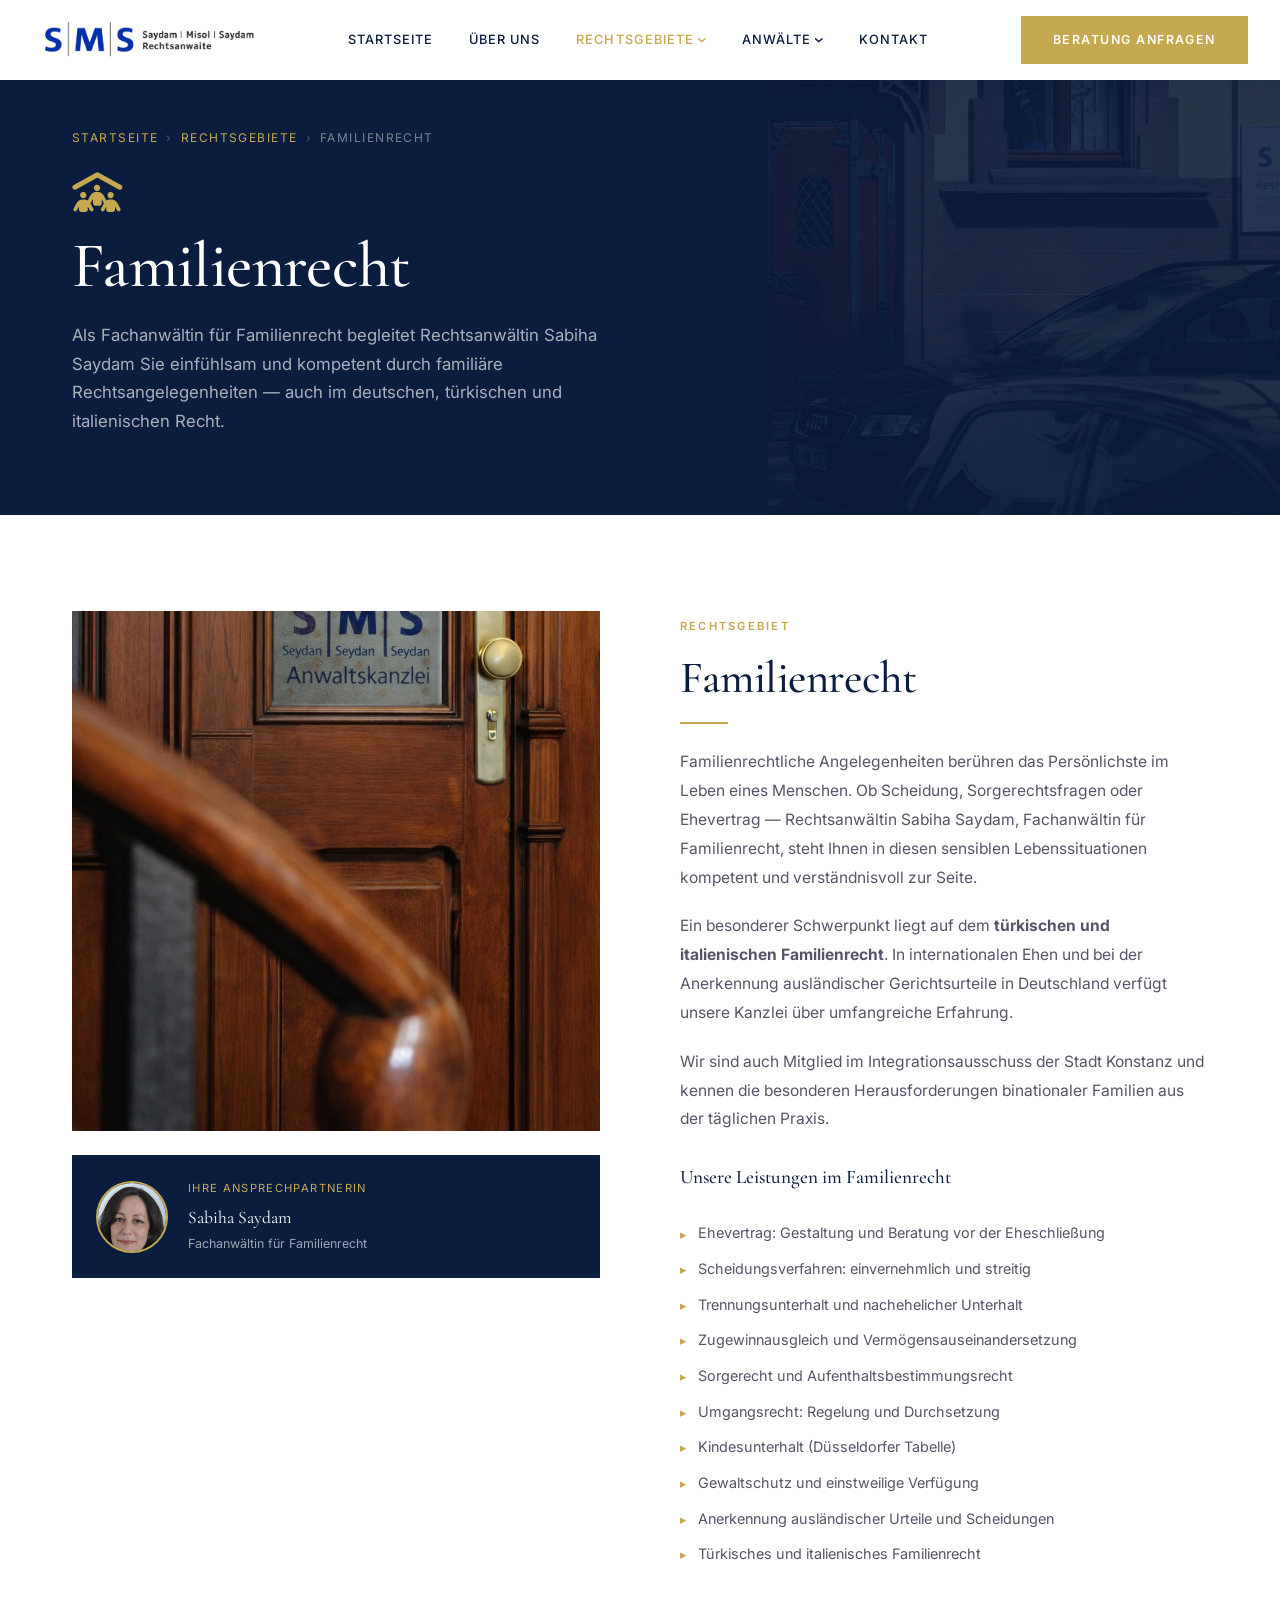
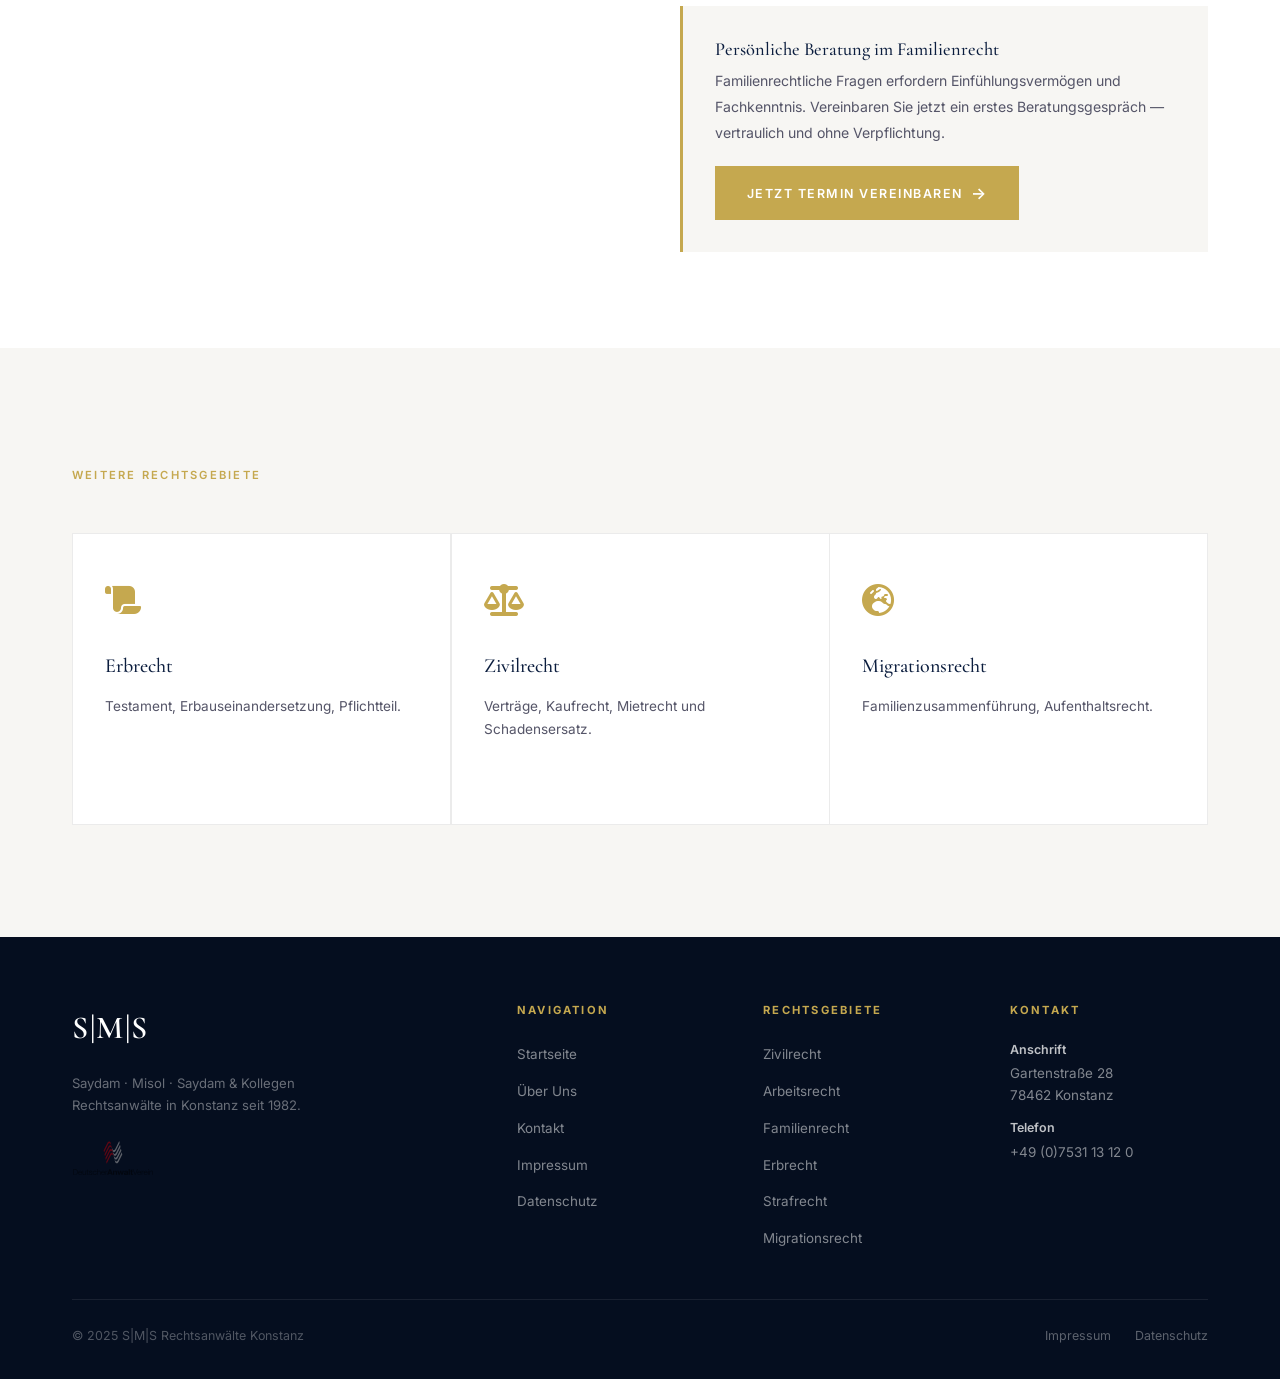
<file: rechtsgebiete/familienrecht.html>
<!DOCTYPE html>
<html lang="de">
<head>
  <meta charset="UTF-8">
  <meta name="viewport" content="width=device-width, initial-scale=1.0">
  <meta name="description" content="Familienrecht bei S|M|S Rechtsanwälte Konstanz — Fachanwältin Sabiha Saydam. Scheidung, Unterhalt, Sorgerecht, Ehevertrag, türkisches und italienisches Familienrecht.">
  <title>Familienrecht — S|M|S Rechtsanwälte Konstanz</title>
  <link rel="stylesheet" href="../css/style.css">
  <link rel="stylesheet" href="https://cdnjs.cloudflare.com/ajax/libs/font-awesome/6.5.0/css/all.min.css">
</head>
<body>

  <nav class="nav nav--solid" id="mainNav">
    <div class="nav__inner">
      <a class="nav__logo" href="../index.html"><img class="nav__logo-img" src="../Logo Kanzlei.png" alt="S|M|S Logo"><span class="nav__logo-text">S|M|S</span></a>
      <ul class="nav__menu">
        <li class="nav__item"><a class="nav__link" href="../index.html">Startseite</a></li>
        <li class="nav__item"><a class="nav__link" href="../ueber-uns.html">Über Uns</a></li>
        <li class="nav__item">
          <a class="nav__link nav__link--has-dropdown active" href="#">Rechtsgebiete</a>
          <div class="nav__dropdown">
            <a class="nav__dropdown-link" href="zivilrecht.html">Zivilrecht</a>
            <a class="nav__dropdown-link" href="arbeitsrecht.html">Arbeitsrecht</a>
            <a class="nav__dropdown-link" href="familienrecht.html">Familienrecht</a>
            <a class="nav__dropdown-link" href="erbrecht.html">Erbrecht</a>
            <a class="nav__dropdown-link" href="strafrecht.html">Strafrecht</a>
            <a class="nav__dropdown-link" href="migrationsrecht.html">Migrationsrecht</a>
          </div>
        </li>
        <li class="nav__item">
          <a class="nav__link nav__link--has-dropdown" href="#">Anwälte</a>
          <div class="nav__dropdown">
            <a class="nav__dropdown-link" href="../anwaelte/misol.html">Harald Misol</a>
            <a class="nav__dropdown-link" href="../anwaelte/sabiha-saydam.html">Sabiha Saydam</a>
            <a class="nav__dropdown-link" href="../anwaelte/salih-saydam.html">Salih Saydam</a>
          </div>
        </li>
        <li class="nav__item"><a class="nav__link" href="../kontakt.html">Kontakt</a></li>
      </ul>
      <a class="nav__cta btn" href="../kontakt.html">Beratung anfragen</a>
      <button class="nav__hamburger" id="hamburger" aria-label="Menü öffnen"><span></span><span></span><span></span></button>
    </div>
  </nav>
  <div class="nav__mobile" id="mobileMenu">
    <a class="nav__mobile-link" href="../index.html">Startseite</a>
    <a class="nav__mobile-link" href="../ueber-uns.html">Über Uns</a>
    <div class="nav__mobile-sublabel">Rechtsgebiete</div>
    <a class="nav__mobile-link" href="zivilrecht.html">— Zivilrecht</a>
    <a class="nav__mobile-link" href="arbeitsrecht.html">— Arbeitsrecht</a>
    <a class="nav__mobile-link active" href="familienrecht.html">— Familienrecht</a>
    <a class="nav__mobile-link" href="erbrecht.html">— Erbrecht</a>
    <a class="nav__mobile-link" href="strafrecht.html">— Strafrecht</a>
    <a class="nav__mobile-link" href="migrationsrecht.html">— Migrationsrecht</a>
    <div class="nav__mobile-sublabel">Anwälte</div>
    <a class="nav__mobile-link" href="../anwaelte/misol.html">— Harald Misol</a>
    <a class="nav__mobile-link" href="../anwaelte/sabiha-saydam.html">— Sabiha Saydam</a>
    <a class="nav__mobile-link" href="../anwaelte/salih-saydam.html">— Salih Saydam</a>
    <a class="nav__mobile-link" href="../kontakt.html">Kontakt</a>
  </div>

  <header class="page-header">
    <div class="container page-header__content">
      <div class="page-header__breadcrumb"><a href="../index.html">Startseite</a><span>›</span><a href="../index.html#rechtsgebiete">Rechtsgebiete</a><span>›</span>Familienrecht</div>
      <h1><i class="fa-solid fa-people-roof" style="font-size:2.5rem;color:var(--gold);display:block;margin-bottom:1rem;"></i>Familienrecht</h1>
      <p class="page-header__lead">Als Fachanwältin für Familienrecht begleitet Rechtsanwältin Sabiha Saydam Sie einfühlsam und kompetent durch familiäre Rechtsangelegenheiten — auch im deutschen, türkischen und italienischen Recht.</p>
    </div>
  </header>

  <section class="rechtsgebiet-detail">
    <div class="container">
      <div class="grid-2" style="align-items:start; gap:5rem;">
        <div>
          <img class="rechtsgebiet-detail__image" src="../ChatGPT Image 17 mar 2026, 09_49_44 p.m..png" alt="Familienrecht — Kanzlei S|M|S Konstanz" style="object-position: center;">
          <!-- Lawyer profile teaser -->
          <div style="background:var(--navy); padding:1.5rem; margin-top:1.5rem; display:flex; align-items:center; gap:1.25rem;">
            <img src="../ChatGPT Image 17 mar 2026, 10_21_16 p.m..png" alt="Sabiha Saydam" style="width:72px; height:72px; border-radius:50%; object-fit:cover; object-position:top; border:2px solid var(--gold);">
            <div>
              <div style="font-size:0.7rem; letter-spacing:0.12em; text-transform:uppercase; color:var(--gold); margin-bottom:0.3rem;">Ihre Ansprechpartnerin</div>
              <div style="font-family:var(--font-serif); font-size:1.1rem; color:#fff;">Sabiha Saydam</div>
              <div style="font-size:0.78rem; color:rgba(255,255,255,0.6);">Fachanwältin für Familienrecht</div>
            </div>
          </div>
        </div>
        <div class="rechtsgebiet-detail__content reveal-right">
          <span class="section-label">Rechtsgebiet</span>
          <h2 class="section-heading">Familienrecht</h2>
          <p>Familienrechtliche Angelegenheiten berühren das Persönlichste im Leben eines Menschen. Ob Scheidung, Sorgerechtsfragen oder Ehevertrag — Rechtsanwältin Sabiha Saydam, Fachanwältin für Familienrecht, steht Ihnen in diesen sensiblen Lebenssituationen kompetent und verständnisvoll zur Seite.</p>
          <p>Ein besonderer Schwerpunkt liegt auf dem <strong>türkischen und italienischen Familienrecht</strong>. In internationalen Ehen und bei der Anerkennung ausländischer Gerichtsurteile in Deutschland verfügt unsere Kanzlei über umfangreiche Erfahrung.</p>
          <p>Wir sind auch Mitglied im Integrationsausschuss der Stadt Konstanz und kennen die besonderen Herausforderungen binationaler Familien aus der täglichen Praxis.</p>

          <h3 style="margin-top:2rem; font-size:1.2rem; color:var(--navy);">Unsere Leistungen im Familienrecht</h3>
          <ul class="leistungen-list">
            <li>Ehevertrag: Gestaltung und Beratung vor der Eheschließung</li>
            <li>Scheidungsverfahren: einvernehmlich und streitig</li>
            <li>Trennungsunterhalt und nachehelicher Unterhalt</li>
            <li>Zugewinnausgleich und Vermögensauseinandersetzung</li>
            <li>Sorgerecht und Aufenthaltsbestimmungsrecht</li>
            <li>Umgangsrecht: Regelung und Durchsetzung</li>
            <li>Kindesunterhalt (Düsseldorfer Tabelle)</li>
            <li>Gewaltschutz und einstweilige Verfügung</li>
            <li>Anerkennung ausländischer Urteile und Scheidungen</li>
            <li>Türkisches und italienisches Familienrecht</li>
          </ul>

          <div class="cta-box">
            <h4>Persönliche Beratung im Familienrecht</h4>
            <p>Familienrechtliche Fragen erfordern Einfühlungsvermögen und Fachkenntnis. Vereinbaren Sie jetzt ein erstes Beratungsgespräch — vertraulich und ohne Verpflichtung.</p>
            <a class="btn btn--primary btn--arrow" href="../kontakt.html">Jetzt Termin vereinbaren</a>
          </div>
        </div>
      </div>
    </div>
  </section>

  <section class="rechtsgebiete-section section--sm">
    <div class="container">
      <span class="section-label">Weitere Rechtsgebiete</span>
      <div class="rechtsgebiete-grid" style="margin-top:2rem;">
        <a class="rechtsgebiet-card" href="erbrecht.html"><span class="rechtsgebiet-card__icon"><i class="fa-solid fa-scroll"></i></span><div class="rechtsgebiet-card__title">Erbrecht</div><p class="rechtsgebiet-card__text">Testament, Erbauseinandersetzung, Pflichtteil.</p><span class="rechtsgebiet-card__arrow">Mehr erfahren →</span></a>
        <a class="rechtsgebiet-card" href="zivilrecht.html"><span class="rechtsgebiet-card__icon"><i class="fa-solid fa-scale-balanced"></i></span><div class="rechtsgebiet-card__title">Zivilrecht</div><p class="rechtsgebiet-card__text">Verträge, Kaufrecht, Mietrecht und Schadensersatz.</p><span class="rechtsgebiet-card__arrow">Mehr erfahren →</span></a>
        <a class="rechtsgebiet-card" href="migrationsrecht.html"><span class="rechtsgebiet-card__icon"><i class="fa-solid fa-earth-europe"></i></span><div class="rechtsgebiet-card__title">Migrationsrecht</div><p class="rechtsgebiet-card__text">Familienzusammenführung, Aufenthaltsrecht.</p><span class="rechtsgebiet-card__arrow">Mehr erfahren →</span></a>
      </div>
    </div>
  </section>

  <footer class="footer">
    <div class="container">
      <div class="footer__grid">
        <div><span class="footer__logo">S|M|S</span><p class="footer__tagline">Saydam · Misol · Saydam & Kollegen<br>Rechtsanwälte in Konstanz seit 1982.</p><img src="../Deutscher_Anwaltverein_logo (1).svg" alt="DAV" style="height:36px;opacity:0.5;margin-top:0.5rem;"></div>
        <div><div class="footer__col-title">Navigation</div><ul class="footer__links"><li><a class="footer__link" href="../index.html">Startseite</a></li><li><a class="footer__link" href="../ueber-uns.html">Über Uns</a></li><li><a class="footer__link" href="../kontakt.html">Kontakt</a></li><li><a class="footer__link" href="../impressum.html">Impressum</a></li><li><a class="footer__link" href="../datenschutz.html">Datenschutz</a></li></ul></div>
        <div><div class="footer__col-title">Rechtsgebiete</div><ul class="footer__links"><li><a class="footer__link" href="zivilrecht.html">Zivilrecht</a></li><li><a class="footer__link" href="arbeitsrecht.html">Arbeitsrecht</a></li><li><a class="footer__link" href="familienrecht.html">Familienrecht</a></li><li><a class="footer__link" href="erbrecht.html">Erbrecht</a></li><li><a class="footer__link" href="strafrecht.html">Strafrecht</a></li><li><a class="footer__link" href="migrationsrecht.html">Migrationsrecht</a></li></ul></div>
        <div><div class="footer__col-title">Kontakt</div><div class="footer__contact-item"><strong>Anschrift</strong>Gartenstraße 28<br>78462 Konstanz</div><div class="footer__contact-item"><strong>Telefon</strong><a href="tel:+4975311312" style="color:inherit;">+49 (0)7531 13 12 0</a></div></div>
      </div>
      <div class="footer__bottom"><p class="footer__copy">&copy; 2025 S|M|S Rechtsanwälte Konstanz</p><div class="footer__legal-links"><a href="../impressum.html">Impressum</a><a href="../datenschutz.html">Datenschutz</a></div></div>
    </div>
  </footer>
  <script src="../js/main.js"></script>
</body>
</html>
</file>
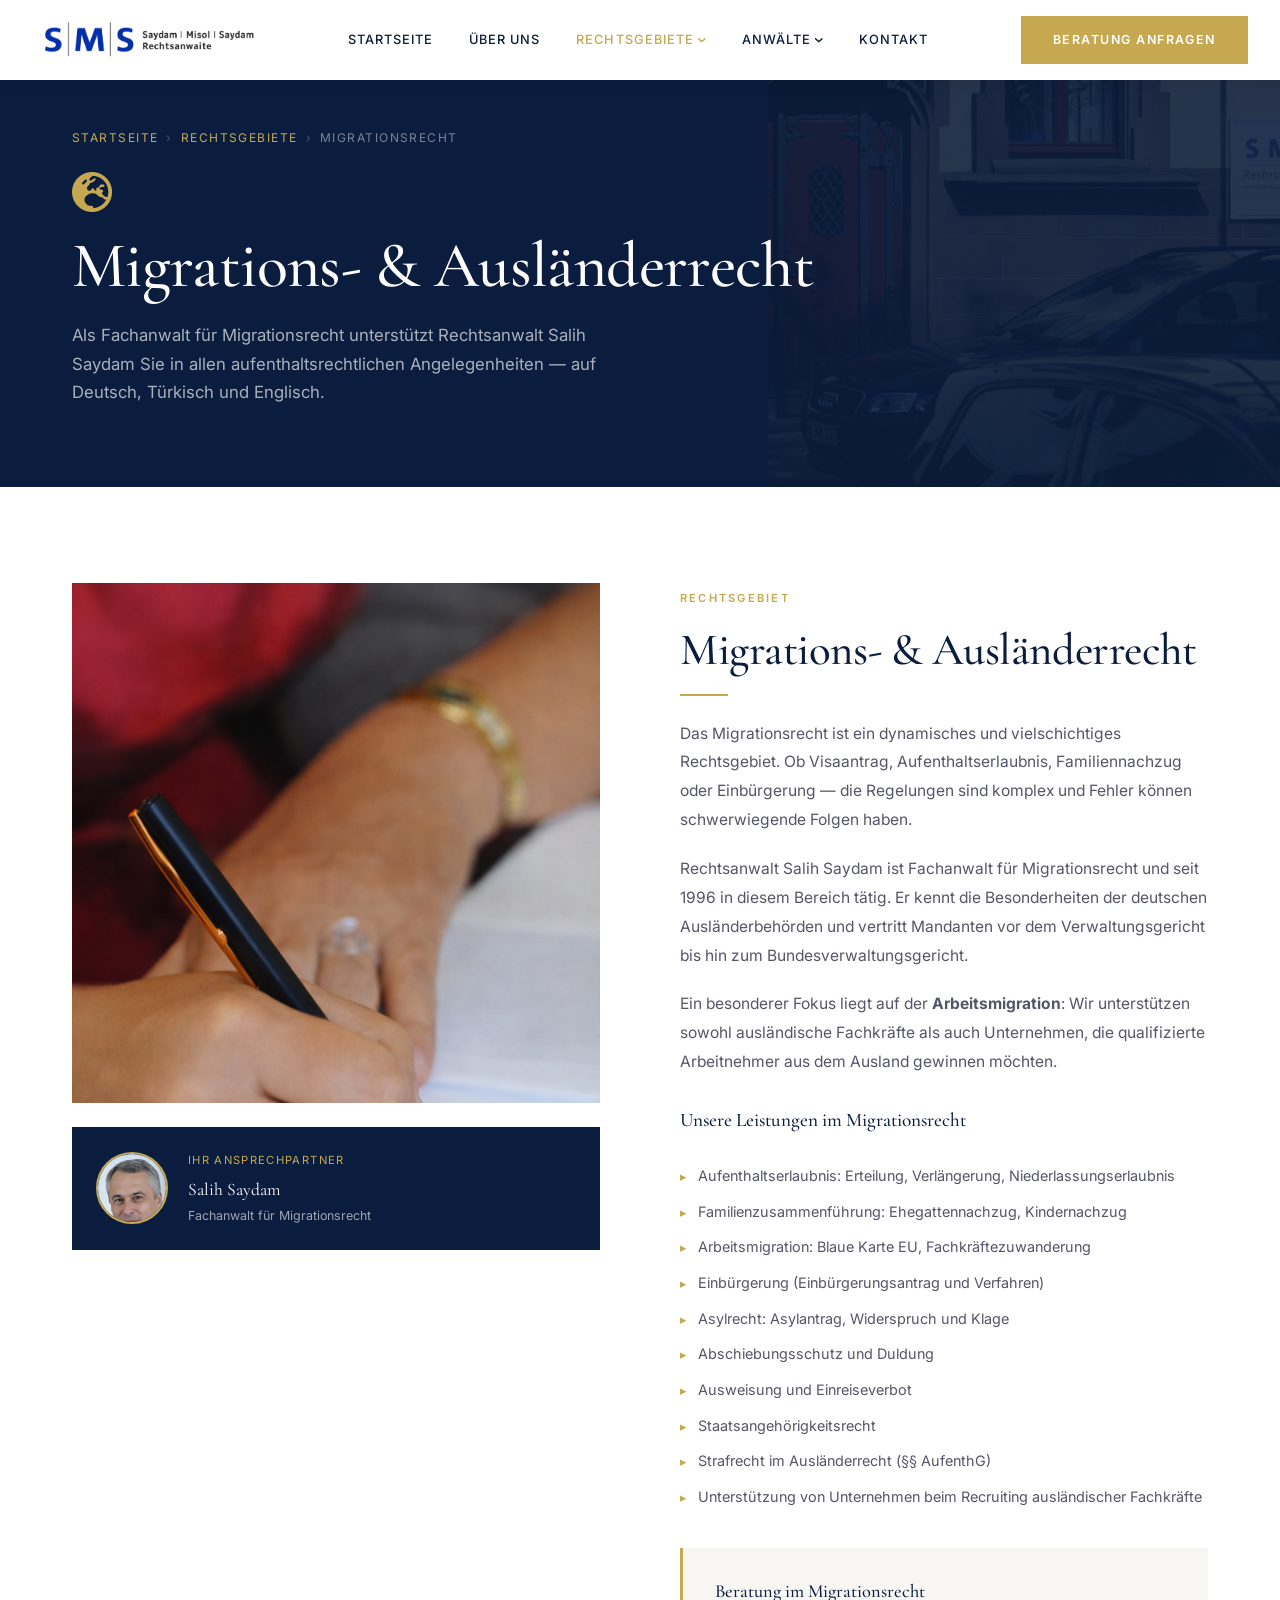
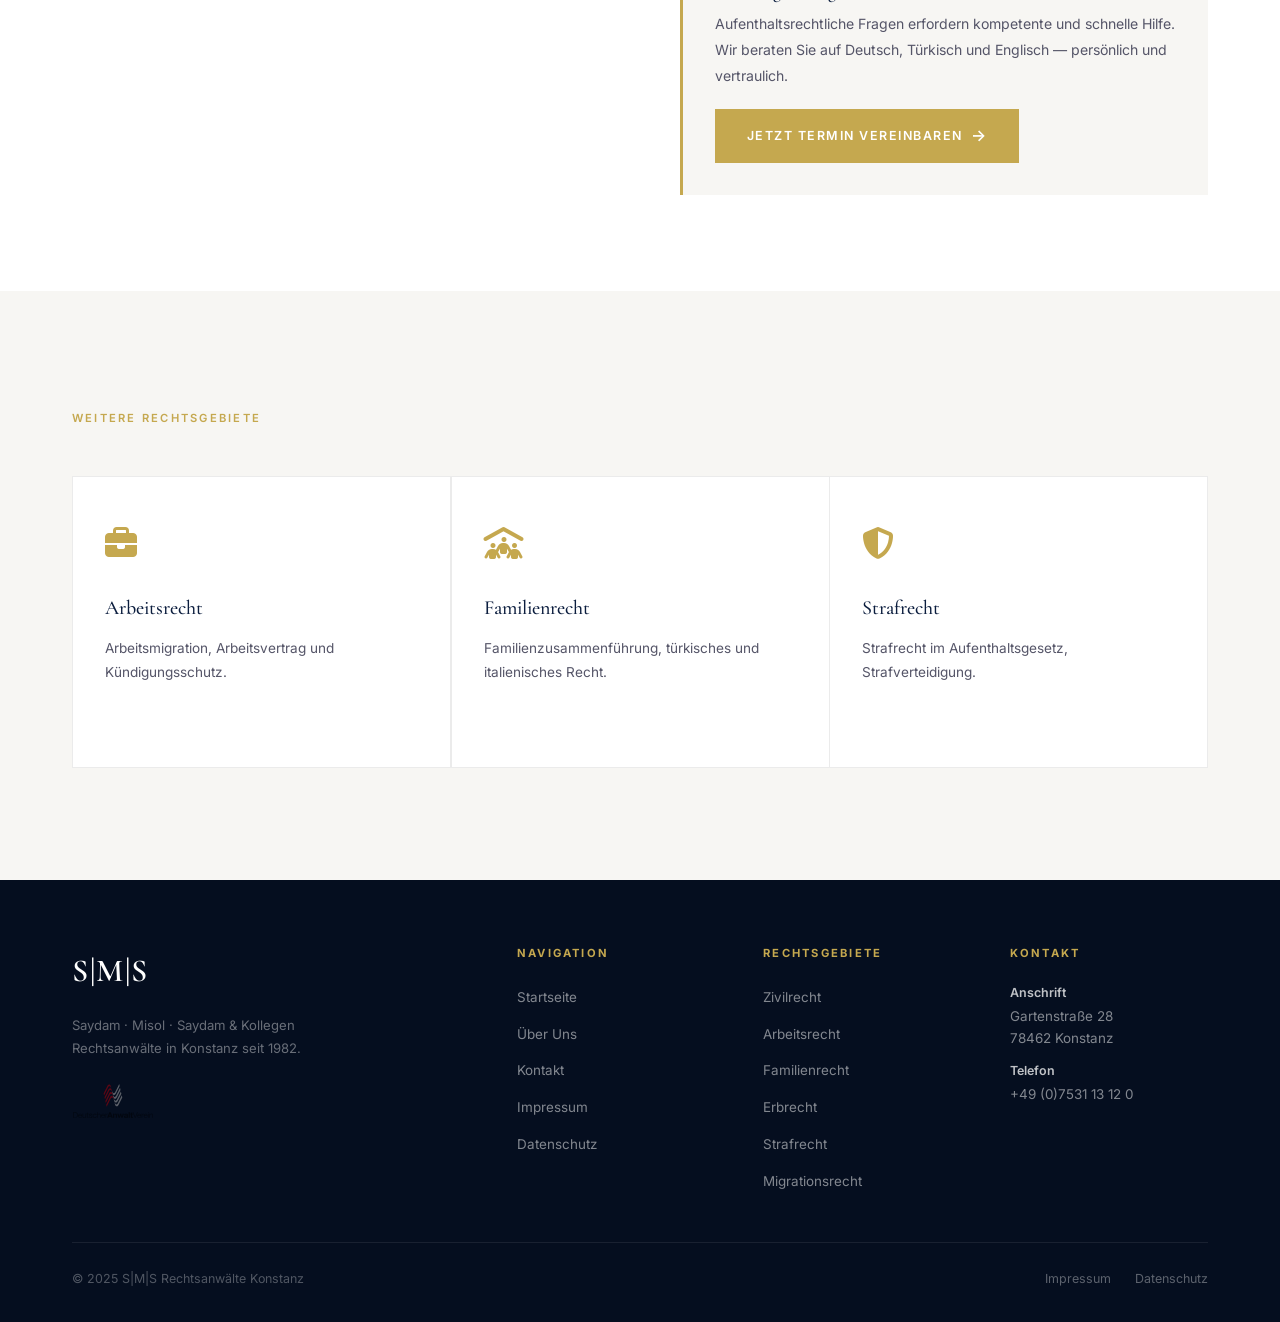
<file: rechtsgebiete/migrationsrecht.html>
<!DOCTYPE html>
<html lang="de">
<head>
  <meta charset="UTF-8">
  <meta name="viewport" content="width=device-width, initial-scale=1.0">
  <meta name="description" content="Migrationsrecht bei S|M|S Rechtsanwälte Konstanz — Fachanwalt Salih Saydam. Aufenthaltsrecht, Einbürgerung, Visa, Asyl, Familienzusammenführung.">
  <title>Migrationsrecht — S|M|S Rechtsanwälte Konstanz</title>
  <link rel="stylesheet" href="../css/style.css">
  <link rel="stylesheet" href="https://cdnjs.cloudflare.com/ajax/libs/font-awesome/6.5.0/css/all.min.css">
</head>
<body>

  <nav class="nav nav--solid" id="mainNav">
    <div class="nav__inner">
      <a class="nav__logo" href="../index.html"><img class="nav__logo-img" src="../Logo Kanzlei.png" alt="S|M|S Logo"><span class="nav__logo-text">S|M|S</span></a>
      <ul class="nav__menu">
        <li class="nav__item"><a class="nav__link" href="../index.html">Startseite</a></li>
        <li class="nav__item"><a class="nav__link" href="../ueber-uns.html">Über Uns</a></li>
        <li class="nav__item">
          <a class="nav__link nav__link--has-dropdown active" href="#">Rechtsgebiete</a>
          <div class="nav__dropdown">
            <a class="nav__dropdown-link" href="zivilrecht.html">Zivilrecht</a>
            <a class="nav__dropdown-link" href="arbeitsrecht.html">Arbeitsrecht</a>
            <a class="nav__dropdown-link" href="familienrecht.html">Familienrecht</a>
            <a class="nav__dropdown-link" href="erbrecht.html">Erbrecht</a>
            <a class="nav__dropdown-link" href="strafrecht.html">Strafrecht</a>
            <a class="nav__dropdown-link" href="migrationsrecht.html">Migrationsrecht</a>
          </div>
        </li>
        <li class="nav__item">
          <a class="nav__link nav__link--has-dropdown" href="#">Anwälte</a>
          <div class="nav__dropdown">
            <a class="nav__dropdown-link" href="../anwaelte/misol.html">Harald Misol</a>
            <a class="nav__dropdown-link" href="../anwaelte/sabiha-saydam.html">Sabiha Saydam</a>
            <a class="nav__dropdown-link" href="../anwaelte/salih-saydam.html">Salih Saydam</a>
          </div>
        </li>
        <li class="nav__item"><a class="nav__link" href="../kontakt.html">Kontakt</a></li>
      </ul>
      <a class="nav__cta btn" href="../kontakt.html">Beratung anfragen</a>
      <button class="nav__hamburger" id="hamburger" aria-label="Menü öffnen"><span></span><span></span><span></span></button>
    </div>
  </nav>
  <div class="nav__mobile" id="mobileMenu">
    <a class="nav__mobile-link" href="../index.html">Startseite</a>
    <a class="nav__mobile-link" href="../ueber-uns.html">Über Uns</a>
    <div class="nav__mobile-sublabel">Rechtsgebiete</div>
    <a class="nav__mobile-link" href="zivilrecht.html">— Zivilrecht</a>
    <a class="nav__mobile-link" href="arbeitsrecht.html">— Arbeitsrecht</a>
    <a class="nav__mobile-link" href="familienrecht.html">— Familienrecht</a>
    <a class="nav__mobile-link" href="erbrecht.html">— Erbrecht</a>
    <a class="nav__mobile-link" href="strafrecht.html">— Strafrecht</a>
    <a class="nav__mobile-link active" href="migrationsrecht.html">— Migrationsrecht</a>
    <div class="nav__mobile-sublabel">Anwälte</div>
    <a class="nav__mobile-link" href="../anwaelte/misol.html">— Harald Misol</a>
    <a class="nav__mobile-link" href="../anwaelte/sabiha-saydam.html">— Sabiha Saydam</a>
    <a class="nav__mobile-link" href="../anwaelte/salih-saydam.html">— Salih Saydam</a>
    <a class="nav__mobile-link" href="../kontakt.html">Kontakt</a>
  </div>

  <header class="page-header">
    <div class="container page-header__content">
      <div class="page-header__breadcrumb"><a href="../index.html">Startseite</a><span>›</span><a href="../index.html#rechtsgebiete">Rechtsgebiete</a><span>›</span>Migrationsrecht</div>
      <h1><i class="fa-solid fa-earth-europe" style="font-size:2.5rem;color:var(--gold);display:block;margin-bottom:1rem;"></i>Migrations- & Ausländerrecht</h1>
      <p class="page-header__lead">Als Fachanwalt für Migrationsrecht unterstützt Rechtsanwalt Salih Saydam Sie in allen aufenthaltsrechtlichen Angelegenheiten — auf Deutsch, Türkisch und Englisch.</p>
    </div>
  </header>

  <section class="rechtsgebiet-detail">
    <div class="container">
      <div class="grid-2" style="align-items:start; gap:5rem;">
        <div>
          <img class="rechtsgebiet-detail__image" src="../ChatGPT Image 17 mar 2026, 10_27_44 p.m..png" alt="Migrationsrecht Kanzlei S|M|S Konstanz" style="object-position:top;">
          <!-- Lawyer profile teaser -->
          <div style="background:var(--navy); padding:1.5rem; margin-top:1.5rem; display:flex; align-items:center; gap:1.25rem;">
            <img src="../ChatGPT Image 17 mar 2026, 10_22_03 p.m..png" alt="Salih Saydam" style="width:72px; height:72px; border-radius:50%; object-fit:cover; object-position:top; border:2px solid var(--gold);">
            <div>
              <div style="font-size:0.7rem; letter-spacing:0.12em; text-transform:uppercase; color:var(--gold); margin-bottom:0.3rem;">Ihr Ansprechpartner</div>
              <div style="font-family:var(--font-serif); font-size:1.1rem; color:#fff;">Salih Saydam</div>
              <div style="font-size:0.78rem; color:rgba(255,255,255,0.6);">Fachanwalt für Migrationsrecht</div>
            </div>
          </div>
        </div>
        <div class="rechtsgebiet-detail__content reveal-right">
          <span class="section-label">Rechtsgebiet</span>
          <h2 class="section-heading">Migrations- & Ausländerrecht</h2>
          <p>Das Migrationsrecht ist ein dynamisches und vielschichtiges Rechtsgebiet. Ob Visaantrag, Aufenthaltserlaubnis, Familiennachzug oder Einbürgerung — die Regelungen sind komplex und Fehler können schwerwiegende Folgen haben.</p>
          <p>Rechtsanwalt Salih Saydam ist Fachanwalt für Migrationsrecht und seit 1996 in diesem Bereich tätig. Er kennt die Besonderheiten der deutschen Ausländerbehörden und vertritt Mandanten vor dem Verwaltungsgericht bis hin zum Bundesverwaltungsgericht.</p>
          <p>Ein besonderer Fokus liegt auf der <strong>Arbeitsmigration</strong>: Wir unterstützen sowohl ausländische Fachkräfte als auch Unternehmen, die qualifizierte Arbeitnehmer aus dem Ausland gewinnen möchten.</p>

          <h3 style="margin-top:2rem; font-size:1.2rem; color:var(--navy);">Unsere Leistungen im Migrationsrecht</h3>
          <ul class="leistungen-list">
            <li>Aufenthaltserlaubnis: Erteilung, Verlängerung, Niederlassungserlaubnis</li>
            <li>Familienzusammenführung: Ehegattennachzug, Kindernachzug</li>
            <li>Arbeitsmigration: Blaue Karte EU, Fachkräftezuwanderung</li>
            <li>Einbürgerung (Einbürgerungsantrag und Verfahren)</li>
            <li>Asylrecht: Asylantrag, Widerspruch und Klage</li>
            <li>Abschiebungsschutz und Duldung</li>
            <li>Ausweisung und Einreiseverbot</li>
            <li>Staatsangehörigkeitsrecht</li>
            <li>Strafrecht im Ausländerrecht (§§ AufenthG)</li>
            <li>Unterstützung von Unternehmen beim Recruiting ausländischer Fachkräfte</li>
          </ul>

          <div class="cta-box">
            <h4>Beratung im Migrationsrecht</h4>
            <p>Aufenthaltsrechtliche Fragen erfordern kompetente und schnelle Hilfe. Wir beraten Sie auf Deutsch, Türkisch und Englisch — persönlich und vertraulich.</p>
            <a class="btn btn--primary btn--arrow" href="../kontakt.html">Jetzt Termin vereinbaren</a>
          </div>
        </div>
      </div>
    </div>
  </section>

  <section class="rechtsgebiete-section section--sm">
    <div class="container">
      <span class="section-label">Weitere Rechtsgebiete</span>
      <div class="rechtsgebiete-grid" style="margin-top:2rem;">
        <a class="rechtsgebiet-card" href="arbeitsrecht.html"><span class="rechtsgebiet-card__icon"><i class="fa-solid fa-briefcase"></i></span><div class="rechtsgebiet-card__title">Arbeitsrecht</div><p class="rechtsgebiet-card__text">Arbeitsmigration, Arbeitsvertrag und Kündigungsschutz.</p><span class="rechtsgebiet-card__arrow">Mehr erfahren →</span></a>
        <a class="rechtsgebiet-card" href="familienrecht.html"><span class="rechtsgebiet-card__icon"><i class="fa-solid fa-people-roof"></i></span><div class="rechtsgebiet-card__title">Familienrecht</div><p class="rechtsgebiet-card__text">Familienzusammenführung, türkisches und italienisches Recht.</p><span class="rechtsgebiet-card__arrow">Mehr erfahren →</span></a>
        <a class="rechtsgebiet-card" href="strafrecht.html"><span class="rechtsgebiet-card__icon"><i class="fa-solid fa-shield-halved"></i></span><div class="rechtsgebiet-card__title">Strafrecht</div><p class="rechtsgebiet-card__text">Strafrecht im Aufenthaltsgesetz, Strafverteidigung.</p><span class="rechtsgebiet-card__arrow">Mehr erfahren →</span></a>
      </div>
    </div>
  </section>

  <footer class="footer">
    <div class="container">
      <div class="footer__grid">
        <div><span class="footer__logo">S|M|S</span><p class="footer__tagline">Saydam · Misol · Saydam & Kollegen<br>Rechtsanwälte in Konstanz seit 1982.</p><img src="../Deutscher_Anwaltverein_logo (1).svg" alt="DAV" style="height:36px;opacity:0.5;margin-top:0.5rem;"></div>
        <div><div class="footer__col-title">Navigation</div><ul class="footer__links"><li><a class="footer__link" href="../index.html">Startseite</a></li><li><a class="footer__link" href="../ueber-uns.html">Über Uns</a></li><li><a class="footer__link" href="../kontakt.html">Kontakt</a></li><li><a class="footer__link" href="../impressum.html">Impressum</a></li><li><a class="footer__link" href="../datenschutz.html">Datenschutz</a></li></ul></div>
        <div><div class="footer__col-title">Rechtsgebiete</div><ul class="footer__links"><li><a class="footer__link" href="zivilrecht.html">Zivilrecht</a></li><li><a class="footer__link" href="arbeitsrecht.html">Arbeitsrecht</a></li><li><a class="footer__link" href="familienrecht.html">Familienrecht</a></li><li><a class="footer__link" href="erbrecht.html">Erbrecht</a></li><li><a class="footer__link" href="strafrecht.html">Strafrecht</a></li><li><a class="footer__link" href="migrationsrecht.html">Migrationsrecht</a></li></ul></div>
        <div><div class="footer__col-title">Kontakt</div><div class="footer__contact-item"><strong>Anschrift</strong>Gartenstraße 28<br>78462 Konstanz</div><div class="footer__contact-item"><strong>Telefon</strong><a href="tel:+4975311312" style="color:inherit;">+49 (0)7531 13 12 0</a></div></div>
      </div>
      <div class="footer__bottom"><p class="footer__copy">&copy; 2025 S|M|S Rechtsanwälte Konstanz</p><div class="footer__legal-links"><a href="../impressum.html">Impressum</a><a href="../datenschutz.html">Datenschutz</a></div></div>
    </div>
  </footer>
  <script src="../js/main.js"></script>
</body>
</html>
</file>
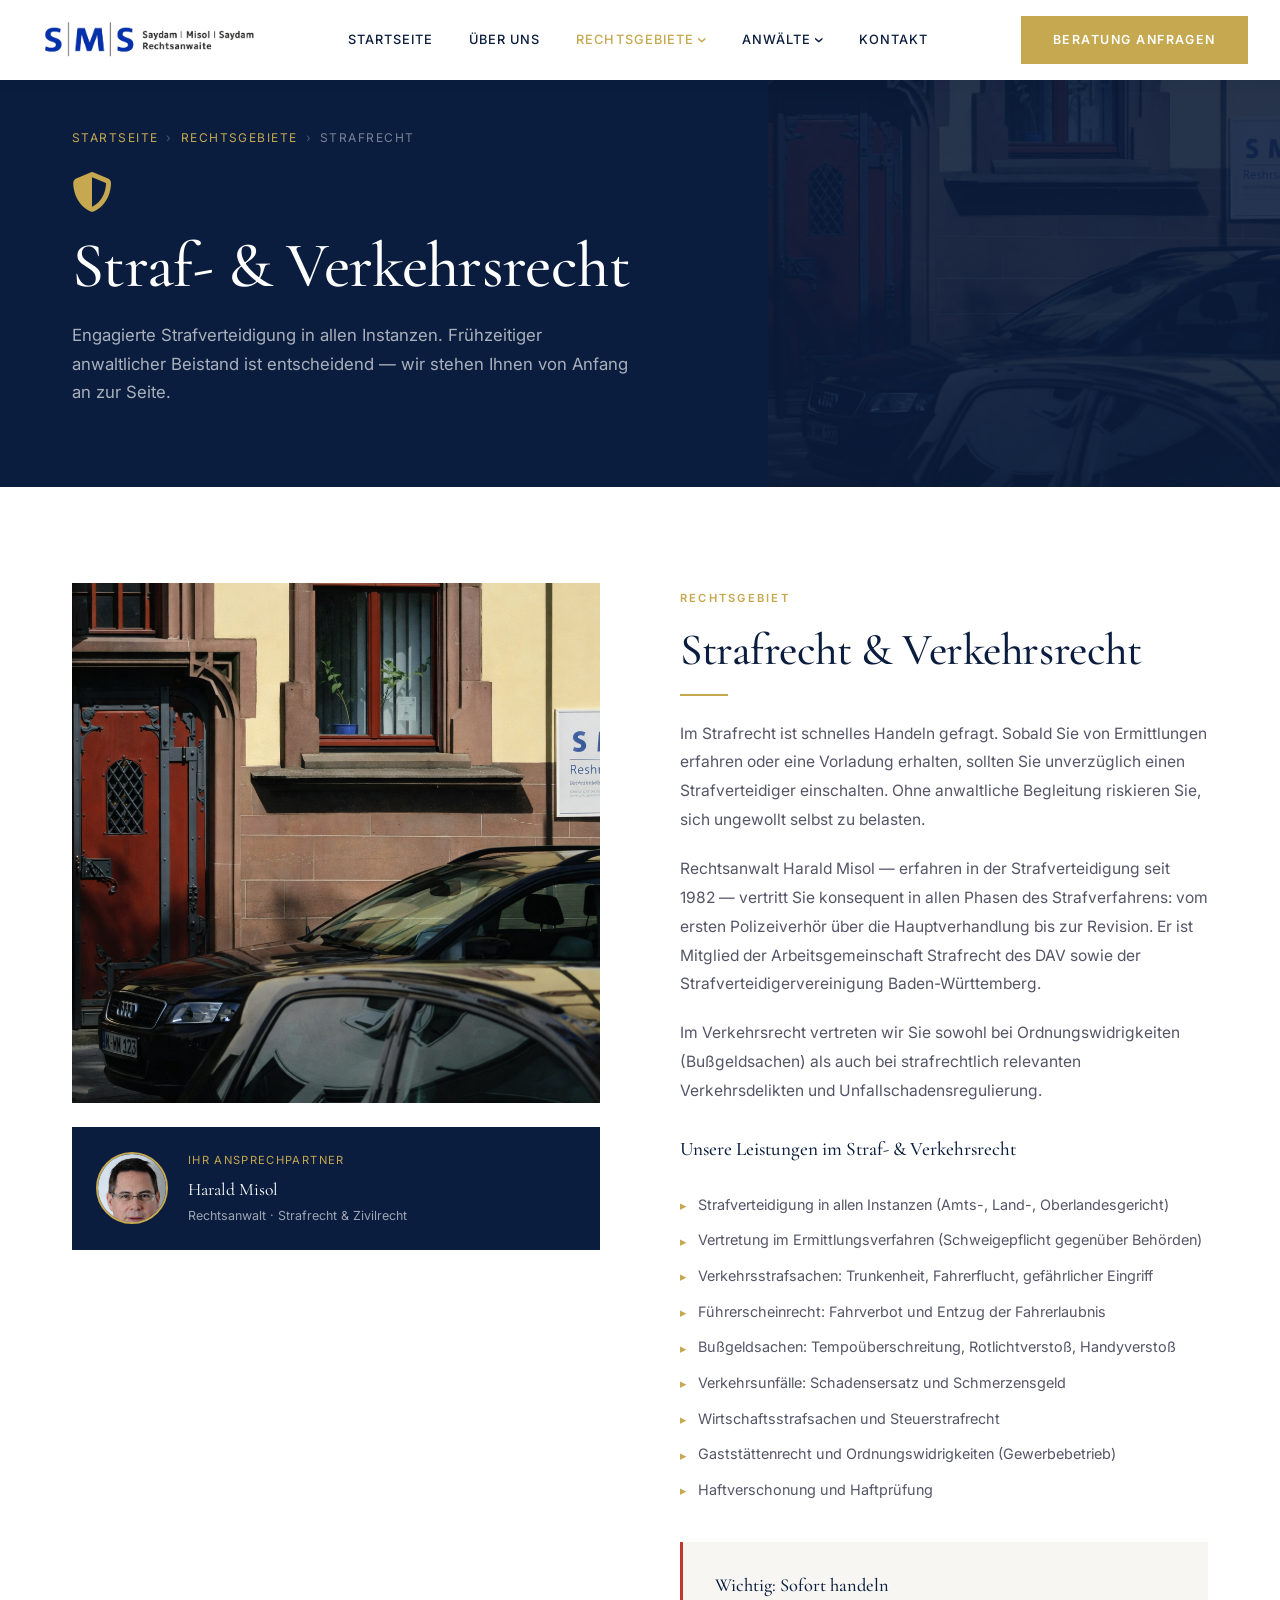
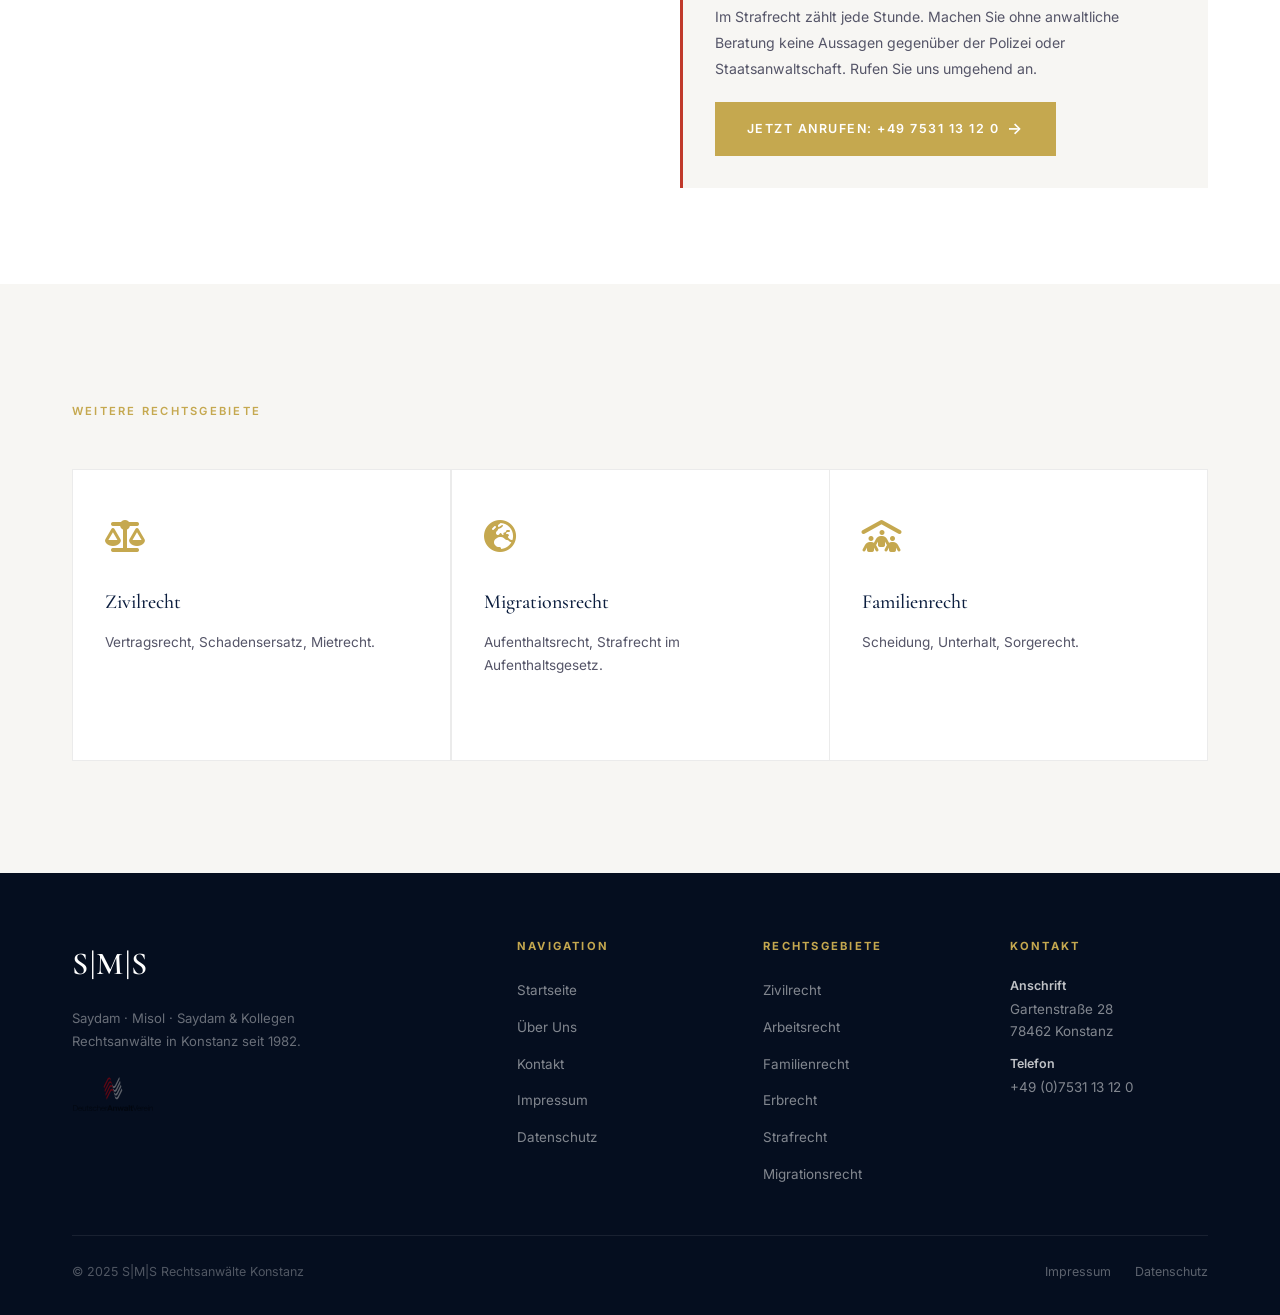
<file: rechtsgebiete/strafrecht.html>
<!DOCTYPE html>
<html lang="de">
<head>
  <meta charset="UTF-8">
  <meta name="viewport" content="width=device-width, initial-scale=1.0">
  <meta name="description" content="Strafrecht & Verkehrsrecht bei S|M|S Rechtsanwälte Konstanz — Strafverteidigung, Ordnungswidrigkeiten, Verkehrsunfälle, Führerscheinrecht.">
  <title>Strafrecht & Verkehrsrecht — S|M|S Rechtsanwälte Konstanz</title>
  <link rel="stylesheet" href="../css/style.css">
  <link rel="stylesheet" href="https://cdnjs.cloudflare.com/ajax/libs/font-awesome/6.5.0/css/all.min.css">
</head>
<body>

  <nav class="nav nav--solid" id="mainNav">
    <div class="nav__inner">
      <a class="nav__logo" href="../index.html"><img class="nav__logo-img" src="../Logo Kanzlei.png" alt="S|M|S Logo"><span class="nav__logo-text">S|M|S</span></a>
      <ul class="nav__menu">
        <li class="nav__item"><a class="nav__link" href="../index.html">Startseite</a></li>
        <li class="nav__item"><a class="nav__link" href="../ueber-uns.html">Über Uns</a></li>
        <li class="nav__item">
          <a class="nav__link nav__link--has-dropdown active" href="#">Rechtsgebiete</a>
          <div class="nav__dropdown">
            <a class="nav__dropdown-link" href="zivilrecht.html">Zivilrecht</a>
            <a class="nav__dropdown-link" href="arbeitsrecht.html">Arbeitsrecht</a>
            <a class="nav__dropdown-link" href="familienrecht.html">Familienrecht</a>
            <a class="nav__dropdown-link" href="erbrecht.html">Erbrecht</a>
            <a class="nav__dropdown-link" href="strafrecht.html">Strafrecht</a>
            <a class="nav__dropdown-link" href="migrationsrecht.html">Migrationsrecht</a>
          </div>
        </li>
        <li class="nav__item">
          <a class="nav__link nav__link--has-dropdown" href="#">Anwälte</a>
          <div class="nav__dropdown">
            <a class="nav__dropdown-link" href="../anwaelte/misol.html">Harald Misol</a>
            <a class="nav__dropdown-link" href="../anwaelte/sabiha-saydam.html">Sabiha Saydam</a>
            <a class="nav__dropdown-link" href="../anwaelte/salih-saydam.html">Salih Saydam</a>
          </div>
        </li>
        <li class="nav__item"><a class="nav__link" href="../kontakt.html">Kontakt</a></li>
      </ul>
      <a class="nav__cta btn" href="../kontakt.html">Beratung anfragen</a>
      <button class="nav__hamburger" id="hamburger" aria-label="Menü öffnen"><span></span><span></span><span></span></button>
    </div>
  </nav>
  <div class="nav__mobile" id="mobileMenu">
    <a class="nav__mobile-link" href="../index.html">Startseite</a>
    <a class="nav__mobile-link" href="../ueber-uns.html">Über Uns</a>
    <div class="nav__mobile-sublabel">Rechtsgebiete</div>
    <a class="nav__mobile-link" href="zivilrecht.html">— Zivilrecht</a>
    <a class="nav__mobile-link" href="arbeitsrecht.html">— Arbeitsrecht</a>
    <a class="nav__mobile-link" href="familienrecht.html">— Familienrecht</a>
    <a class="nav__mobile-link" href="erbrecht.html">— Erbrecht</a>
    <a class="nav__mobile-link active" href="strafrecht.html">— Strafrecht</a>
    <a class="nav__mobile-link" href="migrationsrecht.html">— Migrationsrecht</a>
    <div class="nav__mobile-sublabel">Anwälte</div>
    <a class="nav__mobile-link" href="../anwaelte/misol.html">— Harald Misol</a>
    <a class="nav__mobile-link" href="../anwaelte/sabiha-saydam.html">— Sabiha Saydam</a>
    <a class="nav__mobile-link" href="../anwaelte/salih-saydam.html">— Salih Saydam</a>
    <a class="nav__mobile-link" href="../kontakt.html">Kontakt</a>
  </div>

  <header class="page-header">
    <div class="container page-header__content">
      <div class="page-header__breadcrumb"><a href="../index.html">Startseite</a><span>›</span><a href="../index.html#rechtsgebiete">Rechtsgebiete</a><span>›</span>Strafrecht</div>
      <h1><i class="fa-solid fa-shield-halved" style="font-size:2.5rem;color:var(--gold);display:block;margin-bottom:1rem;"></i>Straf- & Verkehrsrecht</h1>
      <p class="page-header__lead">Engagierte Strafverteidigung in allen Instanzen. Frühzeitiger anwaltlicher Beistand ist entscheidend — wir stehen Ihnen von Anfang an zur Seite.</p>
    </div>
  </header>

  <section class="rechtsgebiet-detail">
    <div class="container">
      <div class="grid-2" style="align-items:start; gap:5rem;">
        <div>
          <img class="rechtsgebiet-detail__image" src="../ChatGPT Image 17 mar 2026, 10_17_00 p.m..png" alt="Strafrecht Kanzlei S|M|S Konstanz">
          <!-- Lawyer profile teaser -->
          <div style="background:var(--navy); padding:1.5rem; margin-top:1.5rem; display:flex; align-items:center; gap:1.25rem;">
            <img src="../ChatGPT Image 17 mar 2026, 09_47_13 p.m..png" alt="Harald Misol" style="width:72px; height:72px; border-radius:50%; object-fit:cover; object-position:top; border:2px solid var(--gold);">
            <div>
              <div style="font-size:0.7rem; letter-spacing:0.12em; text-transform:uppercase; color:var(--gold); margin-bottom:0.3rem;">Ihr Ansprechpartner</div>
              <div style="font-family:var(--font-serif); font-size:1.1rem; color:#fff;">Harald Misol</div>
              <div style="font-size:0.78rem; color:rgba(255,255,255,0.6);">Rechtsanwalt · Strafrecht & Zivilrecht</div>
            </div>
          </div>
        </div>
        <div class="rechtsgebiet-detail__content reveal-right">
          <span class="section-label">Rechtsgebiet</span>
          <h2 class="section-heading">Strafrecht & Verkehrsrecht</h2>
          <p>Im Strafrecht ist schnelles Handeln gefragt. Sobald Sie von Ermittlungen erfahren oder eine Vorladung erhalten, sollten Sie unverzüglich einen Strafverteidiger einschalten. Ohne anwaltliche Begleitung riskieren Sie, sich ungewollt selbst zu belasten.</p>
          <p>Rechtsanwalt Harald Misol — erfahren in der Strafverteidigung seit 1982 — vertritt Sie konsequent in allen Phasen des Strafverfahrens: vom ersten Polizeiverhör über die Hauptverhandlung bis zur Revision. Er ist Mitglied der Arbeitsgemeinschaft Strafrecht des DAV sowie der Strafverteidigervereinigung Baden-Württemberg.</p>
          <p>Im Verkehrsrecht vertreten wir Sie sowohl bei Ordnungswidrigkeiten (Bußgeldsachen) als auch bei strafrechtlich relevanten Verkehrsdelikten und Unfallschadensregulierung.</p>

          <h3 style="margin-top:2rem; font-size:1.2rem; color:var(--navy);">Unsere Leistungen im Straf- & Verkehrsrecht</h3>
          <ul class="leistungen-list">
            <li>Strafverteidigung in allen Instanzen (Amts-, Land-, Oberlandesgericht)</li>
            <li>Vertretung im Ermittlungsverfahren (Schweigepflicht gegenüber Behörden)</li>
            <li>Verkehrsstrafsachen: Trunkenheit, Fahrerflucht, gefährlicher Eingriff</li>
            <li>Führerscheinrecht: Fahrverbot und Entzug der Fahrerlaubnis</li>
            <li>Bußgeldsachen: Tempoüberschreitung, Rotlichtverstoß, Handyverstoß</li>
            <li>Verkehrsunfälle: Schadensersatz und Schmerzensgeld</li>
            <li>Wirtschaftsstrafsachen und Steuerstrafrecht</li>
            <li>Gaststättenrecht und Ordnungswidrigkeiten (Gewerbebetrieb)</li>
            <li>Haftverschonung und Haftprüfung</li>
          </ul>

          <div class="cta-box" style="border-left-color:#c0392b;">
            <h4>Wichtig: Sofort handeln</h4>
            <p>Im Strafrecht zählt jede Stunde. Machen Sie ohne anwaltliche Beratung keine Aussagen gegenüber der Polizei oder Staatsanwaltschaft. Rufen Sie uns umgehend an.</p>
            <a class="btn btn--primary btn--arrow" href="../kontakt.html">Jetzt anrufen: +49 7531 13 12 0</a>
          </div>
        </div>
      </div>
    </div>
  </section>

  <section class="rechtsgebiete-section section--sm">
    <div class="container">
      <span class="section-label">Weitere Rechtsgebiete</span>
      <div class="rechtsgebiete-grid" style="margin-top:2rem;">
        <a class="rechtsgebiet-card" href="zivilrecht.html"><span class="rechtsgebiet-card__icon"><i class="fa-solid fa-scale-balanced"></i></span><div class="rechtsgebiet-card__title">Zivilrecht</div><p class="rechtsgebiet-card__text">Vertragsrecht, Schadensersatz, Mietrecht.</p><span class="rechtsgebiet-card__arrow">Mehr erfahren →</span></a>
        <a class="rechtsgebiet-card" href="migrationsrecht.html"><span class="rechtsgebiet-card__icon"><i class="fa-solid fa-earth-europe"></i></span><div class="rechtsgebiet-card__title">Migrationsrecht</div><p class="rechtsgebiet-card__text">Aufenthaltsrecht, Strafrecht im Aufenthaltsgesetz.</p><span class="rechtsgebiet-card__arrow">Mehr erfahren →</span></a>
        <a class="rechtsgebiet-card" href="familienrecht.html"><span class="rechtsgebiet-card__icon"><i class="fa-solid fa-people-roof"></i></span><div class="rechtsgebiet-card__title">Familienrecht</div><p class="rechtsgebiet-card__text">Scheidung, Unterhalt, Sorgerecht.</p><span class="rechtsgebiet-card__arrow">Mehr erfahren →</span></a>
      </div>
    </div>
  </section>

  <footer class="footer">
    <div class="container">
      <div class="footer__grid">
        <div><span class="footer__logo">S|M|S</span><p class="footer__tagline">Saydam · Misol · Saydam & Kollegen<br>Rechtsanwälte in Konstanz seit 1982.</p><img src="../Deutscher_Anwaltverein_logo (1).svg" alt="DAV" style="height:36px;opacity:0.5;margin-top:0.5rem;"></div>
        <div><div class="footer__col-title">Navigation</div><ul class="footer__links"><li><a class="footer__link" href="../index.html">Startseite</a></li><li><a class="footer__link" href="../ueber-uns.html">Über Uns</a></li><li><a class="footer__link" href="../kontakt.html">Kontakt</a></li><li><a class="footer__link" href="../impressum.html">Impressum</a></li><li><a class="footer__link" href="../datenschutz.html">Datenschutz</a></li></ul></div>
        <div><div class="footer__col-title">Rechtsgebiete</div><ul class="footer__links"><li><a class="footer__link" href="zivilrecht.html">Zivilrecht</a></li><li><a class="footer__link" href="arbeitsrecht.html">Arbeitsrecht</a></li><li><a class="footer__link" href="familienrecht.html">Familienrecht</a></li><li><a class="footer__link" href="erbrecht.html">Erbrecht</a></li><li><a class="footer__link" href="strafrecht.html">Strafrecht</a></li><li><a class="footer__link" href="migrationsrecht.html">Migrationsrecht</a></li></ul></div>
        <div><div class="footer__col-title">Kontakt</div><div class="footer__contact-item"><strong>Anschrift</strong>Gartenstraße 28<br>78462 Konstanz</div><div class="footer__contact-item"><strong>Telefon</strong><a href="tel:+4975311312" style="color:inherit;">+49 (0)7531 13 12 0</a></div></div>
      </div>
      <div class="footer__bottom"><p class="footer__copy">&copy; 2025 S|M|S Rechtsanwälte Konstanz</p><div class="footer__legal-links"><a href="../impressum.html">Impressum</a><a href="../datenschutz.html">Datenschutz</a></div></div>
    </div>
  </footer>
  <script src="../js/main.js"></script>
</body>
</html>
</file>
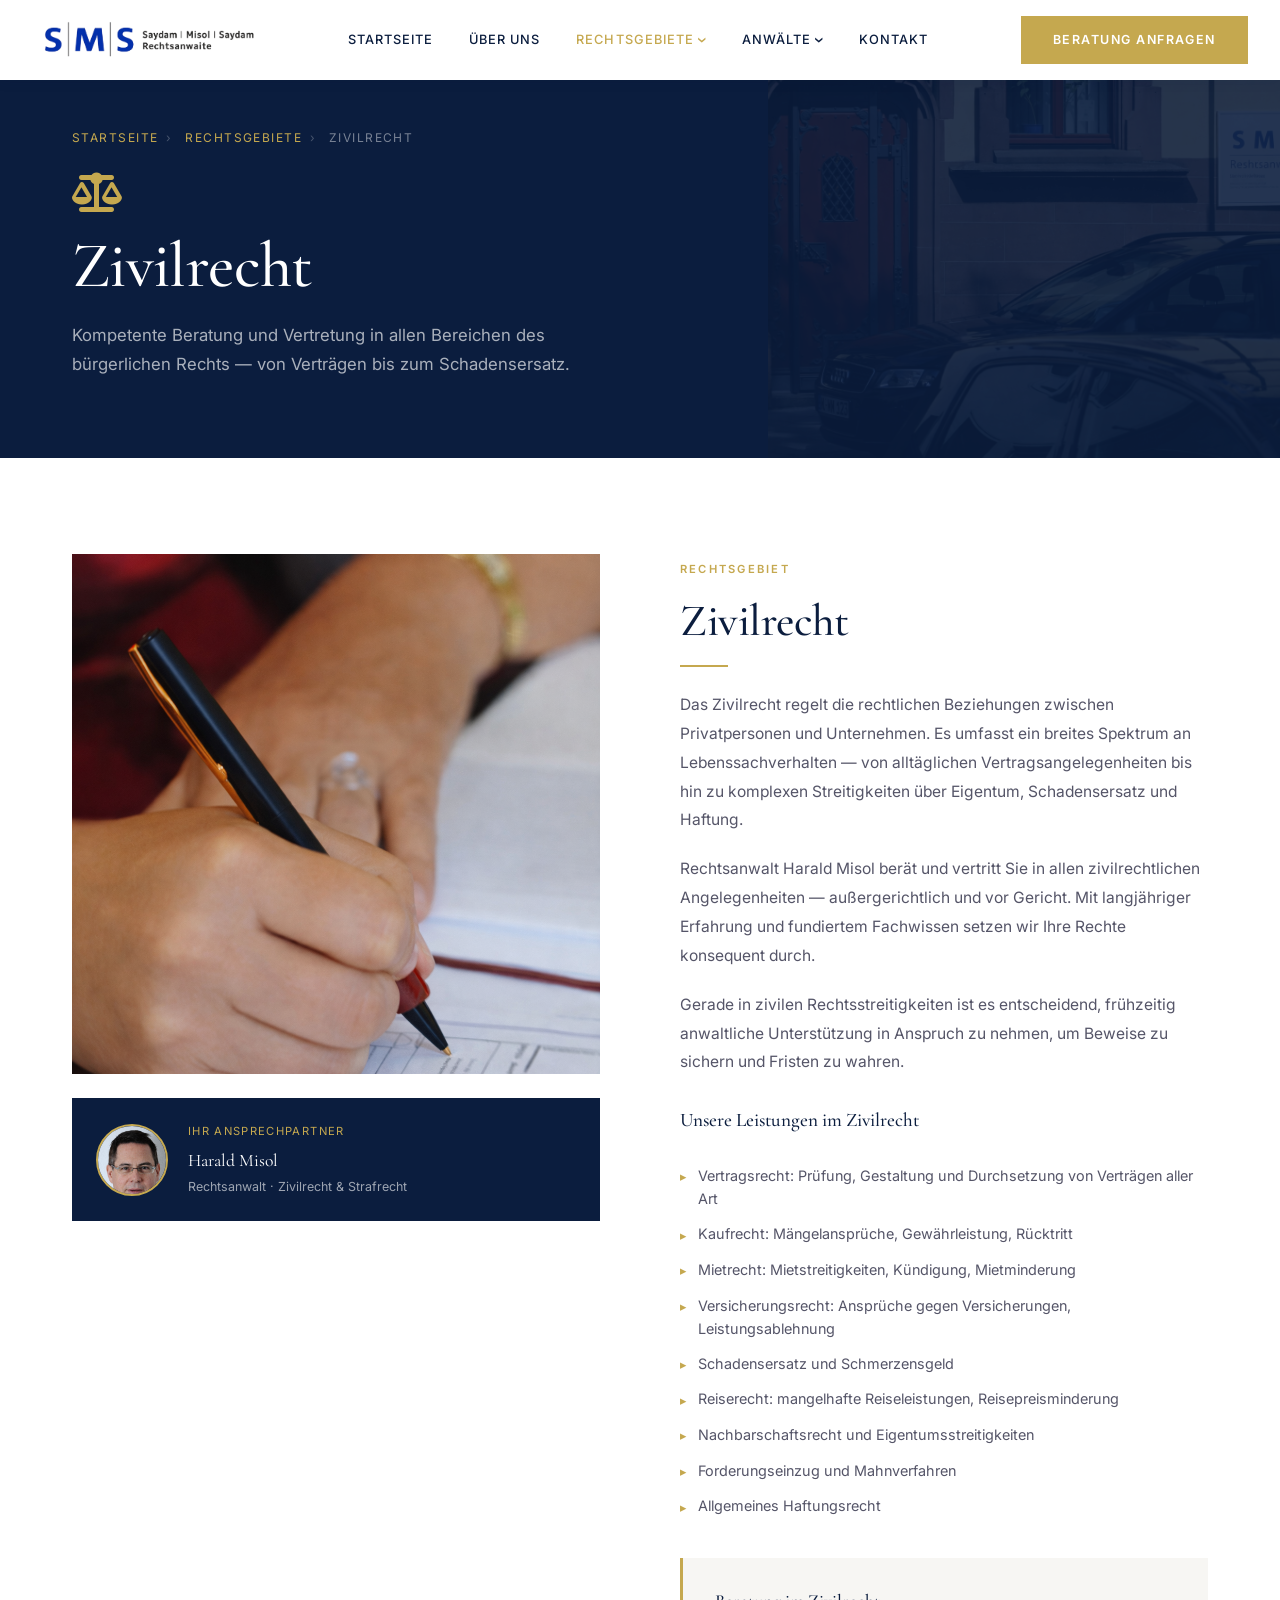
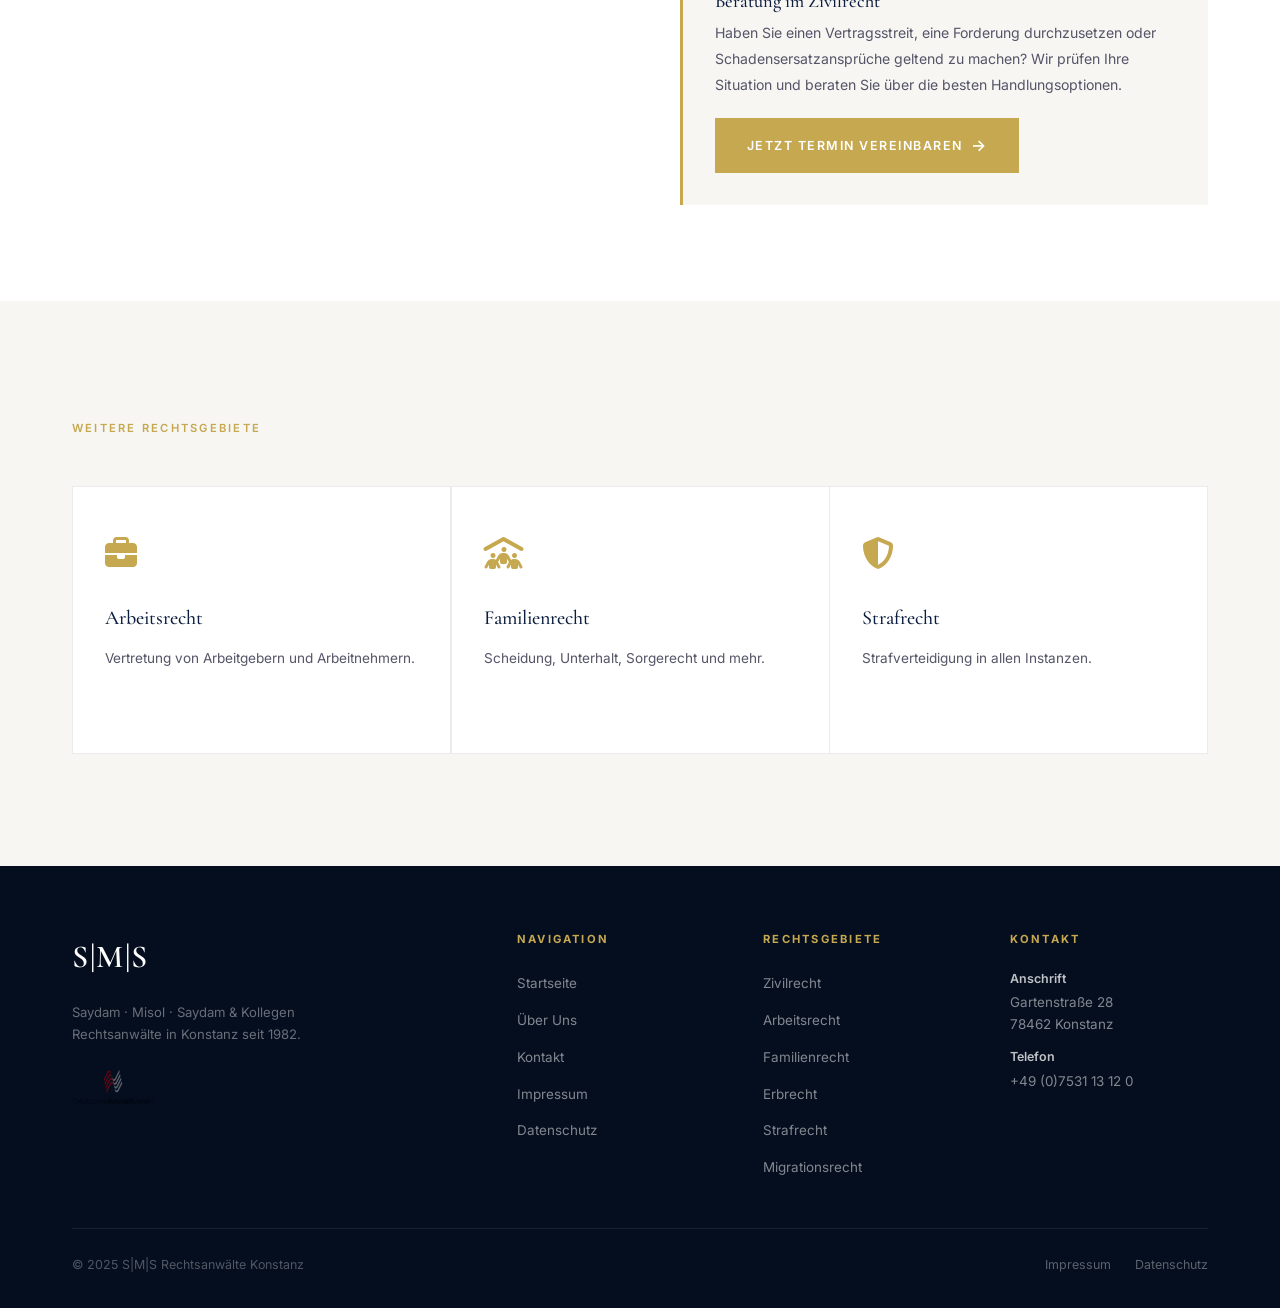
<file: rechtsgebiete/zivilrecht.html>
<!DOCTYPE html>
<html lang="de">
<head>
  <meta charset="UTF-8">
  <meta name="viewport" content="width=device-width, initial-scale=1.0">
  <meta name="description" content="Zivilrecht bei S|M|S Rechtsanwälte Konstanz — Vertragsrecht, Kaufrecht, Mietrecht, Versicherungsrecht und Schadensersatz.">
  <title>Zivilrecht — S|M|S Rechtsanwälte Konstanz</title>
  <link rel="stylesheet" href="../css/style.css">
  <link rel="stylesheet" href="https://cdnjs.cloudflare.com/ajax/libs/font-awesome/6.5.0/css/all.min.css">
</head>
<body>

  <nav class="nav nav--solid" id="mainNav">
    <div class="nav__inner">
      <a class="nav__logo" href="../index.html">
        <img class="nav__logo-img" src="../Logo Kanzlei.png" alt="S|M|S Logo">
        <span class="nav__logo-text">S|M|S</span>
      </a>
      <ul class="nav__menu">
        <li class="nav__item"><a class="nav__link" href="../index.html">Startseite</a></li>
        <li class="nav__item"><a class="nav__link" href="../ueber-uns.html">Über Uns</a></li>
        <li class="nav__item">
          <a class="nav__link nav__link--has-dropdown active" href="#">Rechtsgebiete</a>
          <div class="nav__dropdown">
            <a class="nav__dropdown-link" href="zivilrecht.html">Zivilrecht</a>
            <a class="nav__dropdown-link" href="arbeitsrecht.html">Arbeitsrecht</a>
            <a class="nav__dropdown-link" href="familienrecht.html">Familienrecht</a>
            <a class="nav__dropdown-link" href="erbrecht.html">Erbrecht</a>
            <a class="nav__dropdown-link" href="strafrecht.html">Strafrecht</a>
            <a class="nav__dropdown-link" href="migrationsrecht.html">Migrationsrecht</a>
          </div>
        </li>
        <li class="nav__item">
          <a class="nav__link nav__link--has-dropdown" href="#">Anwälte</a>
          <div class="nav__dropdown">
            <a class="nav__dropdown-link" href="../anwaelte/misol.html">Harald Misol</a>
            <a class="nav__dropdown-link" href="../anwaelte/sabiha-saydam.html">Sabiha Saydam</a>
            <a class="nav__dropdown-link" href="../anwaelte/salih-saydam.html">Salih Saydam</a>
          </div>
        </li>
        <li class="nav__item"><a class="nav__link" href="../kontakt.html">Kontakt</a></li>
      </ul>
      <a class="nav__cta btn" href="../kontakt.html">Beratung anfragen</a>
      <button class="nav__hamburger" id="hamburger" aria-label="Menü öffnen"><span></span><span></span><span></span></button>
    </div>
  </nav>
  <div class="nav__mobile" id="mobileMenu">
    <a class="nav__mobile-link" href="../index.html">Startseite</a>
    <a class="nav__mobile-link" href="../ueber-uns.html">Über Uns</a>
    <div class="nav__mobile-sublabel">Rechtsgebiete</div>
    <a class="nav__mobile-link active" href="zivilrecht.html">— Zivilrecht</a>
    <a class="nav__mobile-link" href="arbeitsrecht.html">— Arbeitsrecht</a>
    <a class="nav__mobile-link" href="familienrecht.html">— Familienrecht</a>
    <a class="nav__mobile-link" href="erbrecht.html">— Erbrecht</a>
    <a class="nav__mobile-link" href="strafrecht.html">— Strafrecht</a>
    <a class="nav__mobile-link" href="migrationsrecht.html">— Migrationsrecht</a>
    <div class="nav__mobile-sublabel">Anwälte</div>
    <a class="nav__mobile-link" href="../anwaelte/misol.html">— Harald Misol</a>
    <a class="nav__mobile-link" href="../anwaelte/sabiha-saydam.html">— Sabiha Saydam</a>
    <a class="nav__mobile-link" href="../anwaelte/salih-saydam.html">— Salih Saydam</a>
    <a class="nav__mobile-link" href="../kontakt.html">Kontakt</a>
  </div>

  <header class="page-header">
    <div class="container page-header__content">
      <div class="page-header__breadcrumb">
        <a href="../index.html">Startseite</a><span>›</span>
        <a href="../index.html#rechtsgebiete">Rechtsgebiete</a><span>›</span>
        Zivilrecht
      </div>
      <h1><i class="fa-solid fa-scale-balanced" style="font-size:2.5rem; color:var(--gold); display:block; margin-bottom:1rem;"></i>Zivilrecht</h1>
      <p class="page-header__lead">Kompetente Beratung und Vertretung in allen Bereichen des bürgerlichen Rechts — von Verträgen bis zum Schadensersatz.</p>
    </div>
  </header>

  <section class="rechtsgebiet-detail">
    <div class="container">
      <div class="grid-2" style="align-items:start; gap:5rem;">

        <div>
          <img class="rechtsgebiet-detail__image" src="../ChatGPT Image 17 mar 2026, 10_27_44 p.m..png" alt="Zivilrecht — Vertragsunterzeichnung">
          <!-- Lawyer profile teaser -->
          <div style="background:var(--navy); padding:1.5rem; margin-top:1.5rem; display:flex; align-items:center; gap:1.25rem;">
            <img src="../ChatGPT Image 17 mar 2026, 09_47_13 p.m..png" alt="Harald Misol" style="width:72px; height:72px; border-radius:50%; object-fit:cover; object-position:top; border:2px solid var(--gold);">
            <div>
              <div style="font-size:0.7rem; letter-spacing:0.12em; text-transform:uppercase; color:var(--gold); margin-bottom:0.3rem;">Ihr Ansprechpartner</div>
              <div style="font-family:var(--font-serif); font-size:1.1rem; color:#fff;">Harald Misol</div>
              <div style="font-size:0.78rem; color:rgba(255,255,255,0.6);">Rechtsanwalt · Zivilrecht & Strafrecht</div>
            </div>
          </div>
        </div>

        <div class="rechtsgebiet-detail__content reveal-right">
          <span class="section-label">Rechtsgebiet</span>
          <h2 class="section-heading">Zivilrecht</h2>

          <p>Das Zivilrecht regelt die rechtlichen Beziehungen zwischen Privatpersonen und Unternehmen. Es umfasst ein breites Spektrum an Lebenssachverhalten — von alltäglichen Vertragsangelegenheiten bis hin zu komplexen Streitigkeiten über Eigentum, Schadensersatz und Haftung.</p>
          <p>Rechtsanwalt Harald Misol berät und vertritt Sie in allen zivilrechtlichen Angelegenheiten — außergerichtlich und vor Gericht. Mit langjähriger Erfahrung und fundiertem Fachwissen setzen wir Ihre Rechte konsequent durch.</p>
          <p>Gerade in zivilen Rechtsstreitigkeiten ist es entscheidend, frühzeitig anwaltliche Unterstützung in Anspruch zu nehmen, um Beweise zu sichern und Fristen zu wahren.</p>

          <h3 style="margin-top:2rem; font-size:1.2rem; color:var(--navy);">Unsere Leistungen im Zivilrecht</h3>
          <ul class="leistungen-list">
            <li>Vertragsrecht: Prüfung, Gestaltung und Durchsetzung von Verträgen aller Art</li>
            <li>Kaufrecht: Mängelansprüche, Gewährleistung, Rücktritt</li>
            <li>Mietrecht: Mietstreitigkeiten, Kündigung, Mietminderung</li>
            <li>Versicherungsrecht: Ansprüche gegen Versicherungen, Leistungsablehnung</li>
            <li>Schadensersatz und Schmerzensgeld</li>
            <li>Reiserecht: mangelhafte Reiseleistungen, Reisepreisminderung</li>
            <li>Nachbarschaftsrecht und Eigentumsstreitigkeiten</li>
            <li>Forderungseinzug und Mahnverfahren</li>
            <li>Allgemeines Haftungsrecht</li>
          </ul>

          <div class="cta-box">
            <h4>Beratung im Zivilrecht</h4>
            <p>Haben Sie einen Vertragsstreit, eine Forderung durchzusetzen oder Schadensersatzansprüche geltend zu machen? Wir prüfen Ihre Situation und beraten Sie über die besten Handlungsoptionen.</p>
            <a class="btn btn--primary btn--arrow" href="../kontakt.html">Jetzt Termin vereinbaren</a>
          </div>
        </div>
      </div>
    </div>
  </section>

  <!-- Other Rechtsgebiete -->
  <section class="rechtsgebiete-section section--sm">
    <div class="container">
      <span class="section-label">Weitere Rechtsgebiete</span>
      <div class="rechtsgebiete-grid" style="margin-top:2rem;">
        <a class="rechtsgebiet-card" href="arbeitsrecht.html">
          <span class="rechtsgebiet-card__icon"><i class="fa-solid fa-briefcase"></i></span>
          <div class="rechtsgebiet-card__title">Arbeitsrecht</div>
          <p class="rechtsgebiet-card__text">Vertretung von Arbeitgebern und Arbeitnehmern.</p>
          <span class="rechtsgebiet-card__arrow">Mehr erfahren →</span>
        </a>
        <a class="rechtsgebiet-card" href="familienrecht.html">
          <span class="rechtsgebiet-card__icon"><i class="fa-solid fa-people-roof"></i></span>
          <div class="rechtsgebiet-card__title">Familienrecht</div>
          <p class="rechtsgebiet-card__text">Scheidung, Unterhalt, Sorgerecht und mehr.</p>
          <span class="rechtsgebiet-card__arrow">Mehr erfahren →</span>
        </a>
        <a class="rechtsgebiet-card" href="strafrecht.html">
          <span class="rechtsgebiet-card__icon"><i class="fa-solid fa-shield-halved"></i></span>
          <div class="rechtsgebiet-card__title">Strafrecht</div>
          <p class="rechtsgebiet-card__text">Strafverteidigung in allen Instanzen.</p>
          <span class="rechtsgebiet-card__arrow">Mehr erfahren →</span>
        </a>
      </div>
    </div>
  </section>

  <footer class="footer">
    <div class="container">
      <div class="footer__grid">
        <div><span class="footer__logo">S|M|S</span><p class="footer__tagline">Saydam · Misol · Saydam & Kollegen<br>Rechtsanwälte in Konstanz seit 1982.</p><img src="../Deutscher_Anwaltverein_logo (1).svg" alt="DAV" style="height:36px;opacity:0.5;margin-top:0.5rem;"></div>
        <div><div class="footer__col-title">Navigation</div><ul class="footer__links"><li><a class="footer__link" href="../index.html">Startseite</a></li><li><a class="footer__link" href="../ueber-uns.html">Über Uns</a></li><li><a class="footer__link" href="../kontakt.html">Kontakt</a></li><li><a class="footer__link" href="../impressum.html">Impressum</a></li><li><a class="footer__link" href="../datenschutz.html">Datenschutz</a></li></ul></div>
        <div><div class="footer__col-title">Rechtsgebiete</div><ul class="footer__links"><li><a class="footer__link" href="zivilrecht.html">Zivilrecht</a></li><li><a class="footer__link" href="arbeitsrecht.html">Arbeitsrecht</a></li><li><a class="footer__link" href="familienrecht.html">Familienrecht</a></li><li><a class="footer__link" href="erbrecht.html">Erbrecht</a></li><li><a class="footer__link" href="strafrecht.html">Strafrecht</a></li><li><a class="footer__link" href="migrationsrecht.html">Migrationsrecht</a></li></ul></div>
        <div><div class="footer__col-title">Kontakt</div><div class="footer__contact-item"><strong>Anschrift</strong>Gartenstraße 28<br>78462 Konstanz</div><div class="footer__contact-item"><strong>Telefon</strong><a href="tel:+4975311312" style="color:inherit;">+49 (0)7531 13 12 0</a></div></div>
      </div>
      <div class="footer__bottom"><p class="footer__copy">&copy; 2025 S|M|S Rechtsanwälte Konstanz</p><div class="footer__legal-links"><a href="../impressum.html">Impressum</a><a href="../datenschutz.html">Datenschutz</a></div></div>
    </div>
  </footer>
  <script src="../js/main.js"></script>
</body>
</html>
</file>
<file: css/style.css>
/* ============================================================
   SMS RECHTSANWÄLTE — MAIN STYLESHEET
   ============================================================ */

/* Google Fonts */
@import url('https://fonts.googleapis.com/css2?family=Cormorant+Garamond:ital,wght@0,300;0,400;0,500;0,600;0,700;1,300;1,400;1,500&family=Inter:wght@300;400;500;600&display=swap');

/* ============================================================
   CSS CUSTOM PROPERTIES
   ============================================================ */
:root {
  --navy:          #0b1d3e;
  --navy-mid:      #132848;
  --navy-light:    #1e3a6e;
  --gold:          #c5a84f;
  --gold-light:    #d4bc7a;
  --white:         #ffffff;
  --off-white:     #f7f6f3;
  --grey-light:    #ebebeb;
  --grey-mid:      #9a9a9a;
  --text:          #1a1a2e;
  --text-light:    #555568;

  --font-serif:    'Cormorant Garamond', Georgia, serif;
  --font-sans:     'Inter', system-ui, sans-serif;

  --nav-height:    80px;
  --transition:    0.35s cubic-bezier(0.4, 0, 0.2, 1);
  --shadow-sm:     0 2px 12px rgba(11,29,62,0.08);
  --shadow-md:     0 8px 32px rgba(11,29,62,0.14);
  --shadow-lg:     0 20px 60px rgba(11,29,62,0.18);
  --radius:        2px;
}

/* ============================================================
   RESET & BASE
   ============================================================ */
*, *::before, *::after {
  box-sizing: border-box;
  margin: 0;
  padding: 0;
}

html {
  scroll-behavior: smooth;
  font-size: 16px;
}

::selection {
  background: var(--navy-light);
  color: #fff;
}

body {
  font-family: var(--font-sans);
  color: var(--text);
  background: var(--white);
  line-height: 1.7;
  overflow-x: hidden;
  -webkit-font-smoothing: antialiased;
}

img {
  max-width: 100%;
  height: auto;
  display: block;
}

a {
  color: inherit;
  text-decoration: none;
}

ul, ol {
  list-style: none;
}

button, input, textarea, select {
  font-family: var(--font-sans);
  font-size: inherit;
}

/* ============================================================
   TYPOGRAPHY
   ============================================================ */
h1, h2, h3, h4, h5 {
  font-family: var(--font-serif);
  font-weight: 500;
  line-height: 1.2;
  color: var(--navy);
}

h1 { font-size: clamp(2.8rem, 5vw, 5rem); letter-spacing: -0.01em; }
h2 { font-size: clamp(2rem, 3.5vw, 3rem); letter-spacing: -0.01em; }
h3 { font-size: clamp(1.4rem, 2vw, 1.9rem); }
h4 { font-size: 1.2rem; }

p {
  font-size: 0.975rem;
  line-height: 1.85;
  color: var(--text-light);
}

.text-sm { font-size: 0.85rem; }
.text-xs { font-size: 0.75rem; letter-spacing: 0.08em; }

/* Decorative label above headings */
.section-label {
  display: inline-block;
  font-family: var(--font-sans);
  font-size: 0.7rem;
  font-weight: 600;
  letter-spacing: 0.2em;
  text-transform: uppercase;
  color: var(--gold);
  margin-bottom: 1rem;
}

/* Section heading with decorative underline */
.section-heading {
  position: relative;
  margin-bottom: 1.5rem;
}

.section-heading::after {
  content: '';
  display: block;
  width: 48px;
  height: 2px;
  background: var(--gold);
  margin-top: 1rem;
}

.section-heading.centered::after {
  margin: 1rem auto 0;
}

/* ============================================================
   LAYOUT UTILITIES
   ============================================================ */
.container {
  max-width: 1200px;
  margin: 0 auto;
  padding: 0 2rem;
}

.container--wide {
  max-width: 1400px;
  margin: 0 auto;
  padding: 0 2rem;
}

.section {
  padding: 7rem 0;
}

.section--dark {
  background: var(--navy);
  color: var(--white);
}

.section--dark h1,
.section--dark h2,
.section--dark h3,
.section--dark h4 {
  color: var(--white);
}

.section--dark p {
  color: rgba(255,255,255,0.72);
}

.section--off {
  background: var(--off-white);
}

.section--sm {
  padding: 4rem 0;
}

.grid-2 {
  display: grid;
  grid-template-columns: 1fr 1fr;
  gap: 4rem;
  align-items: center;
}

.grid-3 {
  display: grid;
  grid-template-columns: repeat(3, 1fr);
  gap: 2rem;
}

.grid-4 {
  display: grid;
  grid-template-columns: repeat(4, 1fr);
  gap: 1.5rem;
}

.flex { display: flex; }
.flex-center { display: flex; align-items: center; justify-content: center; }
.text-center { text-align: center; }
.text-right { text-align: right; }

/* ============================================================
   NAVIGATION
   ============================================================ */
.nav {
  position: fixed;
  top: 0;
  left: 0;
  right: 0;
  z-index: 1000;
  height: var(--nav-height);
  display: flex;
  align-items: center;
  transition: background var(--transition), box-shadow var(--transition);
}

.nav--transparent {
  background: transparent;
}

.nav--solid {
  background: var(--white);
  box-shadow: var(--shadow-sm);
}

.nav__inner {
  width: 100%;
  max-width: 1400px;
  margin: 0 auto;
  padding: 0 2rem;
  display: flex;
  align-items: center;
  justify-content: space-between;
}

/* Logo */
.nav__logo {
  display: flex;
  align-items: center;
  gap: 0.75rem;
  text-decoration: none;
}

.nav__logo-img {
  height: 40px;
  width: auto;
}

.nav__logo-text {
  display: none;
}

.nav--transparent .nav__logo-img {
  filter: brightness(0) invert(1);
}

/* Menu */
.nav__menu {
  display: flex;
  align-items: center;
  gap: 0.25rem;
}

.nav__item {
  position: relative;
}

.nav__link {
  display: block;
  padding: 0.5rem 1rem;
  font-size: 0.8rem;
  font-weight: 500;
  letter-spacing: 0.08em;
  text-transform: uppercase;
  color: var(--navy);
  transition: color var(--transition);
  white-space: nowrap;
}

.nav--transparent .nav__link {
  color: rgba(255,255,255,0.9);
}

.nav__link:hover,
.nav__link.active {
  color: var(--gold);
}

.nav--transparent .nav__link:hover,
.nav--transparent .nav__link.active {
  color: var(--gold-light);
}

/* Dropdown */
.nav__item {
  padding-bottom: 8px;
  margin-bottom: -8px;
}

.nav__dropdown {
  position: absolute;
  top: 100%;
  left: 50%;
  transform: translateX(-50%);
  background: var(--white);
  border: 1px solid var(--grey-light);
  border-top: 2px solid var(--gold);
  min-width: 220px;
  box-shadow: var(--shadow-md);
  opacity: 0;
  visibility: hidden;
  pointer-events: none;
  transition: opacity var(--transition), transform var(--transition), visibility var(--transition);
  transform: translateX(-50%) translateY(-8px);
}

.nav__item:hover .nav__dropdown {
  opacity: 1;
  visibility: visible;
  pointer-events: all;
  transform: translateX(-50%) translateY(0);
}

.nav__dropdown-link {
  display: block;
  padding: 0.75rem 1.25rem;
  font-size: 0.82rem;
  color: var(--navy);
  border-bottom: 1px solid var(--grey-light);
  transition: background var(--transition), color var(--transition), padding var(--transition);
}

.nav__dropdown-link:last-child {
  border-bottom: none;
}

.nav__dropdown-link:hover {
  background: var(--off-white);
  color: var(--gold);
  padding-left: 1.6rem;
}

/* Chevron */
.nav__link--has-dropdown::after {
  content: '›';
  display: inline-block;
  margin-left: 0.3rem;
  transform: rotate(90deg);
  font-size: 1rem;
  line-height: 1;
  vertical-align: middle;
  transition: transform var(--transition);
}

.nav__item:hover .nav__link--has-dropdown::after {
  transform: rotate(-90deg);
}

/* CTA nav button */
.nav__cta {
  display: inline-flex;
  align-items: center;
  gap: 0.5rem;
  padding: 0.6rem 1.4rem;
  background: var(--gold);
  color: var(--white) !important;
  font-size: 0.78rem;
  font-weight: 600;
  letter-spacing: 0.1em;
  text-transform: uppercase;
  border: none;
  cursor: pointer;
  transition: background var(--transition);
  margin-left: 0.5rem;
}

.nav__cta:hover {
  background: var(--navy);
  color: var(--white) !important;
}

/* Hamburger */
.nav__hamburger {
  display: none;
  flex-direction: column;
  gap: 5px;
  cursor: pointer;
  padding: 4px;
  background: none;
  border: none;
}

.nav__hamburger span {
  display: block;
  width: 26px;
  height: 2px;
  background: var(--navy);
  transition: var(--transition);
}

.nav--transparent .nav__hamburger span {
  background: var(--white);
}

.nav__hamburger.open span:nth-child(1) { transform: translateY(7px) rotate(45deg); }
.nav__hamburger.open span:nth-child(2) { opacity: 0; }
.nav__hamburger.open span:nth-child(3) { transform: translateY(-7px) rotate(-45deg); }

/* Mobile menu */
.nav__mobile {
  display: none;
  position: fixed;
  top: var(--nav-height);
  left: 0;
  right: 0;
  background: var(--white);
  border-top: 2px solid var(--gold);
  box-shadow: var(--shadow-md);
  padding: 1.5rem 2rem 2rem;
  z-index: 999;
  max-height: calc(100vh - var(--nav-height));
  overflow-y: auto;
}

.nav__mobile.open {
  display: block;
}

.nav__mobile-link {
  display: block;
  padding: 0.75rem 0;
  font-size: 0.9rem;
  font-weight: 500;
  color: var(--navy);
  border-bottom: 1px solid var(--grey-light);
  letter-spacing: 0.05em;
}

.nav__mobile-link:hover {
  color: var(--gold);
}

.nav__mobile-sublabel {
  font-size: 0.7rem;
  font-weight: 700;
  letter-spacing: 0.15em;
  text-transform: uppercase;
  color: var(--gold);
  padding: 1.25rem 0 0.5rem;
}

/* ============================================================
   HERO
   ============================================================ */
.hero {
  position: relative;
  height: 100vh;
  min-height: 680px;
  display: flex;
  align-items: center;
  overflow: hidden;
}

.hero__video-wrap {
  position: absolute;
  inset: 0;
  z-index: 0;
}

.hero__video {
  width: 100%;
  height: 100%;
  object-fit: cover;
  object-position: center;
}

.hero__overlay {
  position: absolute;
  inset: 0;
  background: linear-gradient(
    135deg,
    rgba(11, 29, 62, 0.88) 0%,
    rgba(11, 29, 62, 0.65) 60%,
    rgba(11, 29, 62, 0.40) 100%
  );
}

.hero__content {
  position: relative;
  z-index: 1;
  max-width: 900px;
  margin: 0;
  padding: 0 2rem 0 max(2rem, 5vw);
  padding-top: var(--nav-height);
  text-align: left;
}

.hero__label {
  font-family: var(--font-sans);
  font-size: 0.72rem;
  font-weight: 600;
  letter-spacing: 0.25em;
  text-transform: uppercase;
  color: var(--gold);
  margin-bottom: 1.5rem;
  display: flex;
  align-items: center;
  gap: 0.75rem;
}

.hero__label::before {
  content: '';
  display: block;
  width: 36px;
  height: 1px;
  background: var(--gold);
}

.hero__title {
  font-family: var(--font-serif);
  font-size: clamp(3.5rem, 7vw, 7rem);
  font-weight: 400;
  color: var(--white);
  line-height: 1.05;
  letter-spacing: -0.02em;
  margin-bottom: 1.5rem;
  max-width: 800px;
}

.hero__title em {
  font-style: italic;
  color: var(--gold-light);
}

.hero__subtitle {
  font-size: clamp(1rem, 1.5vw, 1.2rem);
  color: rgba(255,255,255,0.78);
  max-width: 720px;
  margin-bottom: 2.5rem;
  line-height: 1.7;
  font-weight: 300;
}

.hero__actions {
  display: flex;
  gap: 1rem;
  flex-wrap: wrap;
}

.hero__scroll {
  position: absolute;
  bottom: 2.5rem;
  left: 50%;
  transform: translateX(-50%);
  z-index: 1;
  display: flex;
  flex-direction: column;
  align-items: center;
  gap: 0.5rem;
  color: rgba(255,255,255,0.6);
  font-size: 0.7rem;
  letter-spacing: 0.15em;
  text-transform: uppercase;
  cursor: pointer;
  animation: scrollBounce 2.5s ease-in-out infinite;
}

.hero__scroll::after {
  content: '';
  display: block;
  width: 1px;
  height: 40px;
  background: rgba(255,255,255,0.4);
}

@keyframes scrollBounce {
  0%, 100% { transform: translateX(-50%) translateY(0); }
  50% { transform: translateX(-50%) translateY(6px); }
}

/* ============================================================
   BUTTONS
   ============================================================ */
.btn {
  display: inline-flex;
  align-items: center;
  gap: 0.5rem;
  padding: 0.85rem 2rem;
  font-size: 0.78rem;
  font-weight: 600;
  letter-spacing: 0.12em;
  text-transform: uppercase;
  cursor: pointer;
  transition: var(--transition);
  border: none;
  text-decoration: none;
  white-space: nowrap;
}

.btn--primary {
  background: var(--gold);
  color: var(--white);
}
.btn--primary:hover {
  background: var(--gold-light);
  transform: translateY(-2px);
  box-shadow: 0 8px 24px rgba(197,168,79,0.4);
}

.btn--outline {
  background: transparent;
  color: var(--white);
  border: 1px solid rgba(255,255,255,0.5);
}
.btn--outline:hover {
  background: rgba(255,255,255,0.1);
  border-color: var(--white);
}

.btn--outline-dark {
  background: transparent;
  color: var(--navy);
  border: 1px solid var(--navy);
}
.btn--outline-dark:hover {
  background: var(--navy);
  color: var(--white);
}

.btn--dark {
  background: var(--navy);
  color: var(--white);
}
.btn--dark:hover {
  background: var(--navy-light);
  transform: translateY(-2px);
}

.btn--arrow::after {
  content: '→';
  font-size: 1rem;
  transition: transform var(--transition);
}
.btn--arrow:hover::after {
  transform: translateX(4px);
}

/* ============================================================
   GOLD DIVIDER
   ============================================================ */
.gold-divider {
  width: 48px;
  height: 2px;
  background: var(--gold);
  margin: 0 0 2rem;
}

.gold-divider--center {
  margin: 0 auto 2rem;
}

/* ============================================================
   STAT STRIP
   ============================================================ */
.stat-strip {
  background: var(--navy);
  padding: 3rem 0;
}

.stat-strip__inner {
  display: flex;
  justify-content: space-around;
  align-items: center;
  gap: 2rem;
  flex-wrap: wrap;
}

.stat-item {
  text-align: center;
}

.stat-item__number {
  font-family: var(--font-serif);
  font-size: 3rem;
  font-weight: 600;
  color: var(--gold);
  line-height: 1;
  margin-bottom: 0.5rem;
}

.stat-item__label {
  font-size: 0.75rem;
  letter-spacing: 0.15em;
  text-transform: uppercase;
  color: rgba(255,255,255,0.6);
}

/* ============================================================
   ABOUT (Home Section)
   ============================================================ */
.about-home {
  padding: 8rem 0;
}

.about-home .grid-2 {
  align-items: start;
}

.about-home__image-wrap {
  position: relative;
}

.about-home__image-main {
  width: 100%;
  height: 520px;
  object-fit: cover;
  object-position: center 38%;
}

.about-home__image-accent {
  position: absolute;
  bottom: -5rem;
  right: -2rem;
  width: 220px;
  height: 260px;
  object-fit: cover;
  border: 6px solid var(--white);
  box-shadow: var(--shadow-md);
}

.about-home__text {
  padding-left: 2rem;
}

.about-home__list {
  margin-top: 1.5rem;
  display: flex;
  flex-direction: column;
  gap: 0.75rem;
}

.about-home__list-item {
  display: flex;
  align-items: center;
  gap: 0.75rem;
  font-size: 0.9rem;
  color: var(--text-light);
}

.about-home__list-item::before {
  content: '';
  display: block;
  width: 20px;
  height: 1px;
  background: var(--gold);
  flex-shrink: 0;
}

.about-home__badge {
  display: inline-flex;
  align-items: center;
  gap: 1rem;
  margin-top: 2.5rem;
  padding: 1rem 1.5rem;
  background: var(--off-white);
  border-left: 3px solid var(--gold);
}

.about-home__badge img {
  height: 44px;
  width: auto;
}

.about-home__badge-text {
  font-size: 0.78rem;
  color: var(--text-light);
  line-height: 1.5;
}

.about-home__badge-text strong {
  display: block;
  color: var(--navy);
  font-weight: 600;
  font-size: 0.82rem;
  margin-bottom: 0.15rem;
}

/* ============================================================
   RECHTSGEBIETE SECTION
   ============================================================ */
.rechtsgebiete-section {
  background: var(--off-white);
  padding: 7rem 0;
}

.rechtsgebiete-section .section-heading::after {
  margin: 1rem auto 0;
}

.rechtsgebiete-grid {
  display: grid;
  grid-template-columns: repeat(3, 1fr);
  gap: 1.5px;
  margin-top: 4rem;
  background: var(--grey-light);
  border: 1px solid var(--grey-light);
}

.rechtsgebiet-card {
  background: var(--white);
  padding: 2.5rem 2rem;
  position: relative;
  overflow: hidden;
  transition: var(--transition);
  cursor: pointer;
  text-decoration: none;
  display: block;
}

.rechtsgebiet-card::before {
  content: '';
  position: absolute;
  bottom: 0;
  left: 0;
  right: 0;
  height: 2px;
  background: var(--gold);
  transform: scaleX(0);
  transition: transform var(--transition);
  transform-origin: left;
}

.rechtsgebiet-card:hover {
  background: var(--navy);
}

.rechtsgebiet-card:hover::before {
  transform: scaleX(1);
}

.rechtsgebiet-card:hover .rechtsgebiet-card__icon {
  color: var(--gold);
}

.rechtsgebiet-card:hover .rechtsgebiet-card__title {
  color: var(--white);
}

.rechtsgebiet-card:hover .rechtsgebiet-card__text {
  color: rgba(255,255,255,0.65);
}

.rechtsgebiet-card:hover .rechtsgebiet-card__arrow {
  color: var(--gold);
  opacity: 1;
  transform: translateX(4px);
}

.rechtsgebiet-card__icon {
  font-size: 2rem;
  color: var(--gold);
  margin-bottom: 1.25rem;
  display: block;
  transition: var(--transition);
}

.rechtsgebiet-card__title {
  font-family: var(--font-serif);
  font-size: 1.25rem;
  font-weight: 500;
  color: var(--navy);
  margin-bottom: 0.75rem;
  transition: var(--transition);
}

.rechtsgebiet-card__text {
  font-size: 0.85rem;
  color: var(--text-light);
  line-height: 1.7;
  transition: var(--transition);
}

.rechtsgebiet-card__arrow {
  display: inline-block;
  margin-top: 1.25rem;
  font-size: 0.8rem;
  font-weight: 600;
  letter-spacing: 0.1em;
  text-transform: uppercase;
  color: var(--gold);
  opacity: 0;
  transition: var(--transition);
}

/* ============================================================
   ANWÄLTE SECTION
   ============================================================ */
.anwaelte-section {
  padding: 7rem 0;
  background: var(--white);
}

.anwalt-card {
  background: var(--white);
  border: 1px solid var(--grey-light);
  overflow: hidden;
  transition: var(--transition);
  text-decoration: none;
  display: block;
}

.anwalt-card:hover {
  box-shadow: var(--shadow-md);
  transform: translateY(-4px);
}

.anwalt-card:hover .anwalt-card__overlay {
  opacity: 1;
}

.anwalt-card__photo-wrap {
  position: relative;
  overflow: hidden;
  aspect-ratio: 3/4;
}

.anwalt-card__photo {
  width: 100%;
  height: 100%;
  object-fit: cover;
  object-position: center top;
  transition: transform 0.6s ease;
}

.anwalt-card:hover .anwalt-card__photo {
  transform: scale(1.04);
}

.anwalt-card__overlay {
  position: absolute;
  inset: 0;
  background: linear-gradient(to top, rgba(11,29,62,0.7) 0%, transparent 60%);
  opacity: 0;
  transition: var(--transition);
}

.anwalt-card__info {
  padding: 1.5rem;
  border-top: 2px solid var(--gold);
}

.anwalt-card__name {
  font-family: var(--font-serif);
  font-size: 1.3rem;
  color: var(--navy);
  margin-bottom: 0.25rem;
}

.anwalt-card__title {
  font-size: 0.78rem;
  letter-spacing: 0.1em;
  text-transform: uppercase;
  color: var(--gold);
  margin-bottom: 0.75rem;
}

.anwalt-card__areas {
  font-size: 0.82rem;
  color: var(--text-light);
}

.anwalt-card__link {
  display: inline-flex;
  align-items: center;
  gap: 0.4rem;
  margin-top: 1rem;
  font-size: 0.78rem;
  font-weight: 600;
  letter-spacing: 0.08em;
  text-transform: uppercase;
  color: var(--navy);
  transition: color var(--transition);
}

.anwalt-card__link::after {
  content: '→';
  transition: transform var(--transition);
}

.anwalt-card:hover .anwalt-card__link {
  color: var(--gold);
}

.anwalt-card:hover .anwalt-card__link::after {
  transform: translateX(4px);
}

/* ============================================================
   CONTACT SECTION (Home)
   ============================================================ */
.kontakt-section {
  background: var(--navy);
  padding: 7rem 0;
}

.kontakt-section .section-label {
  color: var(--gold-light);
}

.kontakt-section h2 {
  color: var(--white);
}

.kontakt-inner {
  display: grid;
  grid-template-columns: 1fr 1.4fr;
  gap: 5rem;
  align-items: start;
}

.kontakt-info__item {
  display: flex;
  align-items: flex-start;
  gap: 1rem;
  margin-bottom: 2rem;
}

.kontakt-info__icon {
  width: 44px;
  height: 44px;
  background: rgba(197,168,79,0.15);
  border: 1px solid rgba(197,168,79,0.3);
  display: flex;
  align-items: center;
  justify-content: center;
  font-size: 1.1rem;
  flex-shrink: 0;
  color: var(--gold);
}

.kontakt-info__label {
  font-size: 0.72rem;
  letter-spacing: 0.15em;
  text-transform: uppercase;
  color: var(--gold);
  margin-bottom: 0.25rem;
}

.kontakt-info__value {
  font-size: 0.92rem;
  color: rgba(255,255,255,0.85);
  line-height: 1.6;
}

/* Contact form */
.contact-form {
  display: flex;
  flex-direction: column;
  gap: 1.25rem;
}

.form-row {
  display: grid;
  grid-template-columns: 1fr 1fr;
  gap: 1.25rem;
}

.form-group {
  display: flex;
  flex-direction: column;
  gap: 0.4rem;
}

.form-group label {
  font-size: 0.72rem;
  font-weight: 600;
  letter-spacing: 0.12em;
  text-transform: uppercase;
  color: rgba(255,255,255,0.6);
}

.form-group input,
.form-group textarea {
  padding: 0.85rem 1rem;
  background: rgba(255,255,255,0.06);
  border: 1px solid rgba(255,255,255,0.15);
  color: var(--white);
  font-size: 0.9rem;
  transition: border-color var(--transition), background var(--transition);
  outline: none;
  resize: none;
}

.form-group input::placeholder,
.form-group textarea::placeholder {
  color: rgba(255,255,255,0.3);
}

.form-group input:focus,
.form-group textarea:focus {
  border-color: var(--gold);
  background: rgba(255,255,255,0.09);
}

/* Custom select — dark form variant */
.form-group select {
  padding: 0.85rem 2.75rem 0.85rem 1rem;
  background: rgba(255,255,255,0.06);
  border: 1px solid rgba(255,255,255,0.15);
  color: var(--white);
  font-size: 0.9rem;
  transition: border-color var(--transition), background var(--transition);
  outline: none;
  cursor: pointer;
  -webkit-appearance: none;
  -moz-appearance: none;
  appearance: none;
  background-image: url("data:image/svg+xml,%3Csvg xmlns='http://www.w3.org/2000/svg' width='16' height='16' viewBox='0 0 16 16'%3E%3Cpath fill='%23c5a84f' d='M8 10.5L2.5 5h11L8 10.5z'/%3E%3C/svg%3E");
  background-repeat: no-repeat;
  background-position: right 1rem center;
  background-size: 14px;
}

.form-group select:focus {
  border-color: var(--gold);
  background-color: rgba(255,255,255,0.09);
  background-image: url("data:image/svg+xml,%3Csvg xmlns='http://www.w3.org/2000/svg' width='16' height='16' viewBox='0 0 16 16'%3E%3Cpath fill='%23c5a84f' d='M8 10.5L2.5 5h11L8 10.5z'/%3E%3C/svg%3E");
  background-repeat: no-repeat;
  background-position: right 1rem center;
  background-size: 14px;
}

.form-group select option {
  background: var(--navy);
  color: var(--white);
}

.form-group textarea {
  min-height: 140px;
}

.form-legal {
  font-size: 0.75rem;
  color: rgba(255,255,255,0.45);
  line-height: 1.6;
}

.form-legal a {
  color: var(--gold-light);
  text-decoration: underline;
}

/* ============================================================
   FOOTER
   ============================================================ */
.footer {
  background: #050e1f;
  padding: 4rem 0 2rem;
}

.footer__grid {
  display: grid;
  grid-template-columns: 2fr 1fr 1fr 1fr;
  gap: 3rem;
  padding-bottom: 3rem;
  border-bottom: 1px solid rgba(255,255,255,0.08);
}

.footer__logo {
  font-family: var(--font-serif);
  font-size: 2rem;
  font-weight: 600;
  color: var(--white);
  letter-spacing: 0.05em;
  margin-bottom: 1rem;
  display: block;
}

.footer__logo-img {
  height: 64px;
  width: auto;
  display: block;
  margin-bottom: 1rem;
  filter: brightness(0) invert(1);
  opacity: 0.9;
}

.footer__tagline {
  font-size: 0.82rem;
  color: rgba(255,255,255,0.4);
  line-height: 1.7;
  max-width: 260px;
  margin-bottom: 1.5rem;
}

.footer__col-title {
  font-size: 0.7rem;
  font-weight: 700;
  letter-spacing: 0.2em;
  text-transform: uppercase;
  color: var(--gold);
  margin-bottom: 1.25rem;
}

.footer__links {
  display: flex;
  flex-direction: column;
  gap: 0.6rem;
}

.footer__link {
  font-size: 0.84rem;
  color: rgba(255,255,255,0.5);
  transition: color var(--transition);
}

.footer__link:hover {
  color: var(--gold-light);
}

.footer__contact-item {
  font-size: 0.84rem;
  color: rgba(255,255,255,0.5);
  line-height: 1.6;
  margin-bottom: 0.75rem;
}

.footer__contact-item strong {
  display: block;
  color: rgba(255,255,255,0.75);
  font-size: 0.78rem;
  font-weight: 600;
  margin-bottom: 0.2rem;
}

.footer__bottom {
  display: flex;
  align-items: center;
  justify-content: space-between;
  padding-top: 1.5rem;
  flex-wrap: wrap;
  gap: 1rem;
}

.footer__copy {
  font-size: 0.78rem;
  color: rgba(255,255,255,0.3);
}

.footer__legal-links {
  display: flex;
  gap: 1.5rem;
}

.footer__legal-links a {
  font-size: 0.78rem;
  color: rgba(255,255,255,0.35);
  transition: color var(--transition);
}

.footer__legal-links a:hover {
  color: var(--gold-light);
}

/* ============================================================
   PAGE HEADER (interior pages)
   ============================================================ */
.page-header {
  background: var(--navy);
  padding: calc(var(--nav-height) + 3rem) 0 5rem;
  position: relative;
  overflow: hidden;
}

.page-header::before {
  content: '';
  position: absolute;
  top: 0; right: 0; bottom: 0;
  width: 40%;
  background: url('../ChatGPT Image 17 mar 2026, 10_17_00 p.m..png') center/cover no-repeat;
  opacity: 0.12;
}

.page-header__content {
  position: relative;
  z-index: 1;
}

.page-header__breadcrumb {
  font-size: 0.75rem;
  letter-spacing: 0.12em;
  color: rgba(255,255,255,0.45);
  text-transform: uppercase;
  margin-bottom: 1.5rem;
}

.page-header__breadcrumb a {
  color: var(--gold);
  transition: color var(--transition);
}

.page-header__breadcrumb a:hover {
  color: var(--gold-light);
}

.page-header__breadcrumb span {
  margin: 0 0.5rem;
  color: rgba(255,255,255,0.25);
}

.page-header h1 {
  color: var(--white);
  margin-bottom: 1rem;
}

.page-header__lead {
  font-size: 1.05rem;
  color: rgba(255,255,255,0.65);
  max-width: 560px;
  line-height: 1.7;
}

/* ============================================================
   ÜBER UNS PAGE
   ============================================================ */
.ueber-uns-intro {
  padding: 7rem 0;
}

.ueber-uns-intro .grid-2 {
  gap: 5rem;
}

.ueber-image-grid {
  display: grid;
  grid-template-columns: 1fr 1fr;
  grid-template-rows: 300px 220px;
  gap: 1rem;
}

.ueber-image-grid img:first-child {
  grid-row: 1 / 3;
  height: 100%;
  object-fit: cover;
  object-position: center;
  width: 100%;
}

.ueber-image-grid img:not(:first-child) {
  width: 100%;
  height: 100%;
  object-fit: cover;
  object-position: center;
}

.values-section {
  background: var(--navy);
  padding: 6rem 0;
}

.values-grid {
  display: grid;
  grid-template-columns: repeat(4, 1fr);
  gap: 2rem;
  margin-top: 3.5rem;
}

.value-item {
  text-align: center;
  padding: 2rem 1rem;
  border: 1px solid rgba(255,255,255,0.08);
  transition: border-color var(--transition);
}

.value-item:hover {
  border-color: var(--gold);
}

.value-item__icon {
  font-size: 2rem;
  margin-bottom: 1rem;
  display: block;
}

.value-item__title {
  font-family: var(--font-serif);
  font-size: 1.2rem;
  color: var(--white);
  margin-bottom: 0.5rem;
}

.value-item__text {
  font-size: 0.83rem;
  color: rgba(255,255,255,0.55);
  line-height: 1.7;
}

.team-section {
  padding: 6rem 0;
  background: var(--off-white);
}

.history-section {
  padding: 6rem 0;
}

.timeline {
  margin-top: 3rem;
  position: relative;
}

.timeline::before {
  content: '';
  position: absolute;
  left: 120px;
  top: 0;
  bottom: 0;
  width: 1px;
  background: var(--grey-light);
}

.timeline-item {
  display: flex;
  gap: 3rem;
  margin-bottom: 3rem;
  position: relative;
}

.timeline-item__year {
  font-family: var(--font-serif);
  font-size: 1.4rem;
  font-weight: 600;
  color: var(--gold);
  min-width: 120px;
  text-align: right;
  padding-top: 0.1rem;
}

.timeline-item__dot {
  position: absolute;
  left: 116px;
  top: 0.5rem;
  width: 9px;
  height: 9px;
  background: var(--gold);
  border-radius: 50%;
}

.timeline-item__content {
  padding-left: 1rem;
}

.timeline-item__title {
  font-family: var(--font-serif);
  font-size: 1.1rem;
  color: var(--navy);
  margin-bottom: 0.5rem;
}

.timeline-item__text {
  font-size: 0.88rem;
  color: var(--text-light);
}

/* ============================================================
   RECHTSGEBIET DETAIL PAGE
   ============================================================ */
.rechtsgebiet-detail {
  padding: 6rem 0;
}

.rechtsgebiet-detail .grid-2 {
  align-items: start;
  gap: 5rem;
}

/* Disable scroll-reveal animation for content that is already visible on page load */
.rechtsgebiet-detail .reveal-right {
  opacity: 1;
  transform: none;
  transition: none;
}

.rechtsgebiet-detail__image {
  width: 100%;
  height: 520px;
  object-fit: cover;
}

.rechtsgebiet-detail__content h2 {
  margin-bottom: 1.5rem;
}

.rechtsgebiet-detail__content p {
  margin-bottom: 1.25rem;
}

.leistungen-list {
  margin: 2rem 0;
  display: flex;
  flex-direction: column;
  gap: 0.75rem;
}

.leistungen-list li {
  display: flex;
  align-items: flex-start;
  gap: 0.75rem;
  font-size: 0.9rem;
  color: var(--text-light);
  line-height: 1.6;
}

.leistungen-list li::before {
  content: '▸';
  color: var(--gold);
  font-size: 0.8rem;
  margin-top: 0.2rem;
  flex-shrink: 0;
}

.cta-box {
  background: var(--off-white);
  border-left: 3px solid var(--gold);
  padding: 2rem;
  margin-top: 2.5rem;
}

.cta-box h4 {
  margin-bottom: 0.5rem;
  font-size: 1.15rem;
}

.cta-box p {
  margin-bottom: 1.25rem;
  font-size: 0.88rem;
}

/* ============================================================
   ANWALT DETAIL PAGE
   ============================================================ */
.anwalt-detail {
  padding: 6rem 0;
}

.anwalt-detail__grid {
  display: grid;
  grid-template-columns: 380px 1fr;
  gap: 5rem;
  align-items: start;
}

.anwalt-detail__photo-wrap {
  position: sticky;
  top: calc(var(--nav-height) + 2rem);
}

.anwalt-detail__photo {
  width: 100%;
  aspect-ratio: 3/4;
  object-fit: cover;
  object-position: center top;
}

.anwalt-detail__card {
  background: var(--navy);
  padding: 1.5rem;
  margin-top: 1.5rem;
}

.anwalt-detail__card-item {
  display: flex;
  justify-content: space-between;
  align-items: center;
  padding: 0.6rem 0;
  border-bottom: 1px solid rgba(255,255,255,0.08);
  font-size: 0.84rem;
}

.anwalt-detail__card-item:last-child {
  border-bottom: none;
}

.anwalt-detail__card-label {
  color: rgba(255,255,255,0.5);
  font-size: 0.75rem;
  letter-spacing: 0.08em;
  text-transform: uppercase;
}

.anwalt-detail__card-value {
  color: var(--white);
  text-align: right;
}

.anwalt-detail__content h2 {
  margin-bottom: 0.5rem;
}

.anwalt-detail__position {
  font-size: 0.82rem;
  letter-spacing: 0.15em;
  text-transform: uppercase;
  color: var(--gold);
  margin-bottom: 2rem;
}

.anwalt-detail__content p {
  margin-bottom: 1.25rem;
}

.expertise-tags {
  display: flex;
  flex-wrap: wrap;
  gap: 0.5rem;
  margin-top: 1.5rem;
}

.expertise-tag {
  padding: 0.4rem 0.9rem;
  background: var(--off-white);
  border: 1px solid var(--grey-light);
  font-size: 0.78rem;
  color: var(--navy);
  letter-spacing: 0.05em;
}

/* ============================================================
   CONTACT PAGE
   ============================================================ */
.contact-page {
  padding: 6rem 0;
}

.contact-page__grid {
  display: grid;
  grid-template-columns: 1fr 1.5fr;
  gap: 5rem;
  align-items: start;
}

.contact-page__info h3 {
  margin-bottom: 2rem;
}

.contact-info-block {
  margin-bottom: 2rem;
}

.contact-info-block__label {
  font-size: 0.7rem;
  font-weight: 700;
  letter-spacing: 0.2em;
  text-transform: uppercase;
  color: var(--gold);
  margin-bottom: 0.5rem;
}

.contact-info-block__value {
  font-size: 0.95rem;
  color: var(--text);
  line-height: 1.6;
}

.contact-info-block__value a {
  color: var(--navy);
  transition: color var(--transition);
}

.contact-info-block__value a:hover {
  color: var(--gold);
}

.hours-table {
  width: 100%;
  border-collapse: collapse;
  margin-top: 0.5rem;
}

.hours-table td {
  font-size: 0.88rem;
  padding: 0.4rem 0;
  color: var(--text-light);
  border-bottom: 1px solid var(--grey-light);
}

.hours-table td:first-child {
  color: var(--navy);
  font-weight: 500;
  width: 140px;
}

.map-section {
  padding: 0 0 6rem;
}

.map-wrap {
  height: 420px;
  overflow: hidden;
  border: 1px solid var(--grey-light);
}

.map-wrap iframe {
  width: 100%;
  height: 100%;
  border: none;
  display: block;
}

/* Contact form (light version) */
.contact-form--light .form-group label {
  color: var(--navy);
}

.contact-form--light input,
.contact-form--light textarea {
  background: var(--white);
  border: 1px solid var(--grey-light);
  color: var(--text);
}

.contact-form--light input::placeholder,
.contact-form--light textarea::placeholder {
  color: var(--grey-mid);
}

.contact-form--light input:focus,
.contact-form--light textarea:focus {
  border-color: var(--gold);
  background: var(--white);
  box-shadow: 0 0 0 3px rgba(197,168,79,0.1);
}

/* Light select override */
.contact-form--light select {
  background-color: var(--white);
  border: 1px solid var(--grey-light);
  color: var(--text);
  background-image: url("data:image/svg+xml,%3Csvg xmlns='http://www.w3.org/2000/svg' width='16' height='16' viewBox='0 0 16 16'%3E%3Cpath fill='%23c5a84f' d='M8 10.5L2.5 5h11L8 10.5z'/%3E%3C/svg%3E");
  background-repeat: no-repeat;
  background-position: right 1rem center;
  background-size: 14px;
}

.contact-form--light select option {
  background: var(--white);
  color: var(--text);
}

.contact-form--light select:focus {
  border-color: var(--gold);
  background-color: var(--white);
  box-shadow: 0 0 0 3px rgba(197,168,79,0.1);
  background-image: url("data:image/svg+xml,%3Csvg xmlns='http://www.w3.org/2000/svg' width='16' height='16' viewBox='0 0 16 16'%3E%3Cpath fill='%23c5a84f' d='M8 10.5L2.5 5h11L8 10.5z'/%3E%3C/svg%3E");
  background-repeat: no-repeat;
  background-position: right 1rem center;
  background-size: 14px;
}

.contact-form--light .form-legal {
  color: var(--text-light);
}

/* ============================================================
   SIMPLE PAGES (Impressum / Datenschutz)
   ============================================================ */
.simple-page {
  padding: 5rem 0 7rem;
  max-width: 800px;
  margin: 0 auto;
}

.simple-page h2 {
  font-size: 1.5rem;
  margin: 3rem 0 1rem;
  color: var(--navy);
  border-bottom: 1px solid var(--grey-light);
  padding-bottom: 0.75rem;
}

.simple-page h2:first-child {
  margin-top: 0;
}

.simple-page h3 {
  font-size: 1.1rem;
  margin: 2rem 0 0.75rem;
  color: var(--navy);
}

.simple-page p {
  margin-bottom: 1rem;
  font-size: 0.9rem;
}

.simple-page ul {
  list-style: disc;
  padding-left: 1.5rem;
  margin-bottom: 1rem;
}

.simple-page ul li {
  font-size: 0.9rem;
  color: var(--text-light);
  margin-bottom: 0.4rem;
}

.simple-page a {
  color: var(--navy);
  text-decoration: underline;
}

.simple-page a:hover {
  color: var(--gold);
}

/* ============================================================
   ANIMATIONS / SCROLL REVEAL
   ============================================================ */
.reveal {
  opacity: 0;
  transform: translateY(28px);
  transition: opacity 0.65s ease, transform 0.65s ease;
}

.reveal.revealed {
  opacity: 1;
  transform: translateY(0);
}

.reveal-left {
  opacity: 0;
  transform: translateX(-28px);
  transition: opacity 0.65s ease, transform 0.65s ease;
}

.reveal-left.revealed {
  opacity: 1;
  transform: translateX(0);
}

.reveal-right {
  opacity: 0;
  transform: translateX(28px);
  transition: opacity 0.65s ease, transform 0.65s ease;
}

.reveal-right.revealed {
  opacity: 1;
  transform: translateX(0);
}

.delay-1 { transition-delay: 0.1s; }
.delay-2 { transition-delay: 0.2s; }
.delay-3 { transition-delay: 0.3s; }
.delay-4 { transition-delay: 0.4s; }
.delay-5 { transition-delay: 0.5s; }

/* ============================================================
   RESPONSIVE
   ============================================================ */
@media (max-width: 1100px) {
  .footer__grid {
    grid-template-columns: 1fr 1fr;
    gap: 2.5rem;
  }

  .values-grid {
    grid-template-columns: repeat(2, 1fr);
  }
}

@media (max-width: 900px) {
  :root {
    --nav-height: 70px;
  }

  .nav__logo-img {
    height: 36px;
  }

  .nav__menu, .nav__cta {
    display: none;
  }

  .nav__hamburger {
    display: flex;
  }

  .grid-2, .grid-3 {
    grid-template-columns: 1fr;
    gap: 2.5rem;
  }

  .grid-4 {
    grid-template-columns: 1fr 1fr;
  }

  .rechtsgebiete-grid {
    grid-template-columns: 1fr 1fr;
  }

  .kontakt-inner {
    grid-template-columns: 1fr;
    gap: 3rem;
  }

  .about-home__image-accent {
    display: none;
  }

  .about-home__text {
    padding-left: 0;
  }

  .anwalt-detail__grid {
    grid-template-columns: 1fr;
  }

  .anwalt-detail__photo-wrap {
    position: static;
    max-width: 360px;
  }

  .contact-page__grid {
    grid-template-columns: 1fr;
    gap: 3rem;
  }

  .ueber-image-grid {
    grid-template-rows: 280px 180px;
  }

  .form-row {
    grid-template-columns: 1fr;
  }

  .rechtsgebiet-detail__image {
    position: static;
    height: 300px;
  }

  .stat-strip__inner {
    gap: 3rem;
  }
}

@media (max-width: 640px) {
  :root {
    --nav-height: 65px;
  }

  .nav__logo-img {
    height: 32px;
  }

  .rechtsgebiete-grid {
    grid-template-columns: 1fr;
  }

  .footer__grid {
    grid-template-columns: 1fr;
    gap: 2rem;
  }

  .footer__bottom {
    flex-direction: column;
    text-align: center;
  }

  .values-grid {
    grid-template-columns: 1fr;
  }

  .grid-4 {
    grid-template-columns: 1fr;
  }

  .hero__title {
    font-size: 2.8rem;
  }

  .hero__actions {
    flex-direction: column;
  }

  .page-header {
    padding: 7rem 0 3.5rem;
  }

  .stat-strip__inner {
    justify-content: center;
  }

  .map-wrap {
    height: 300px;
  }
}

/* ============================================================
   MISC UTILITIES
   ============================================================ */
.sr-only {
  position: absolute;
  width: 1px;
  height: 1px;
  padding: 0;
  margin: -1px;
  overflow: hidden;
  clip: rect(0,0,0,0);
  border: 0;
}

.mb-0 { margin-bottom: 0 !important; }
.mb-1 { margin-bottom: 0.5rem; }
.mb-2 { margin-bottom: 1rem; }
.mb-3 { margin-bottom: 1.5rem; }
.mb-4 { margin-bottom: 2rem; }
.mb-5 { margin-bottom: 3rem; }

.mt-3 { margin-top: 1.5rem; }
.mt-4 { margin-top: 2rem; }

.w-100 { width: 100%; }
</file>
